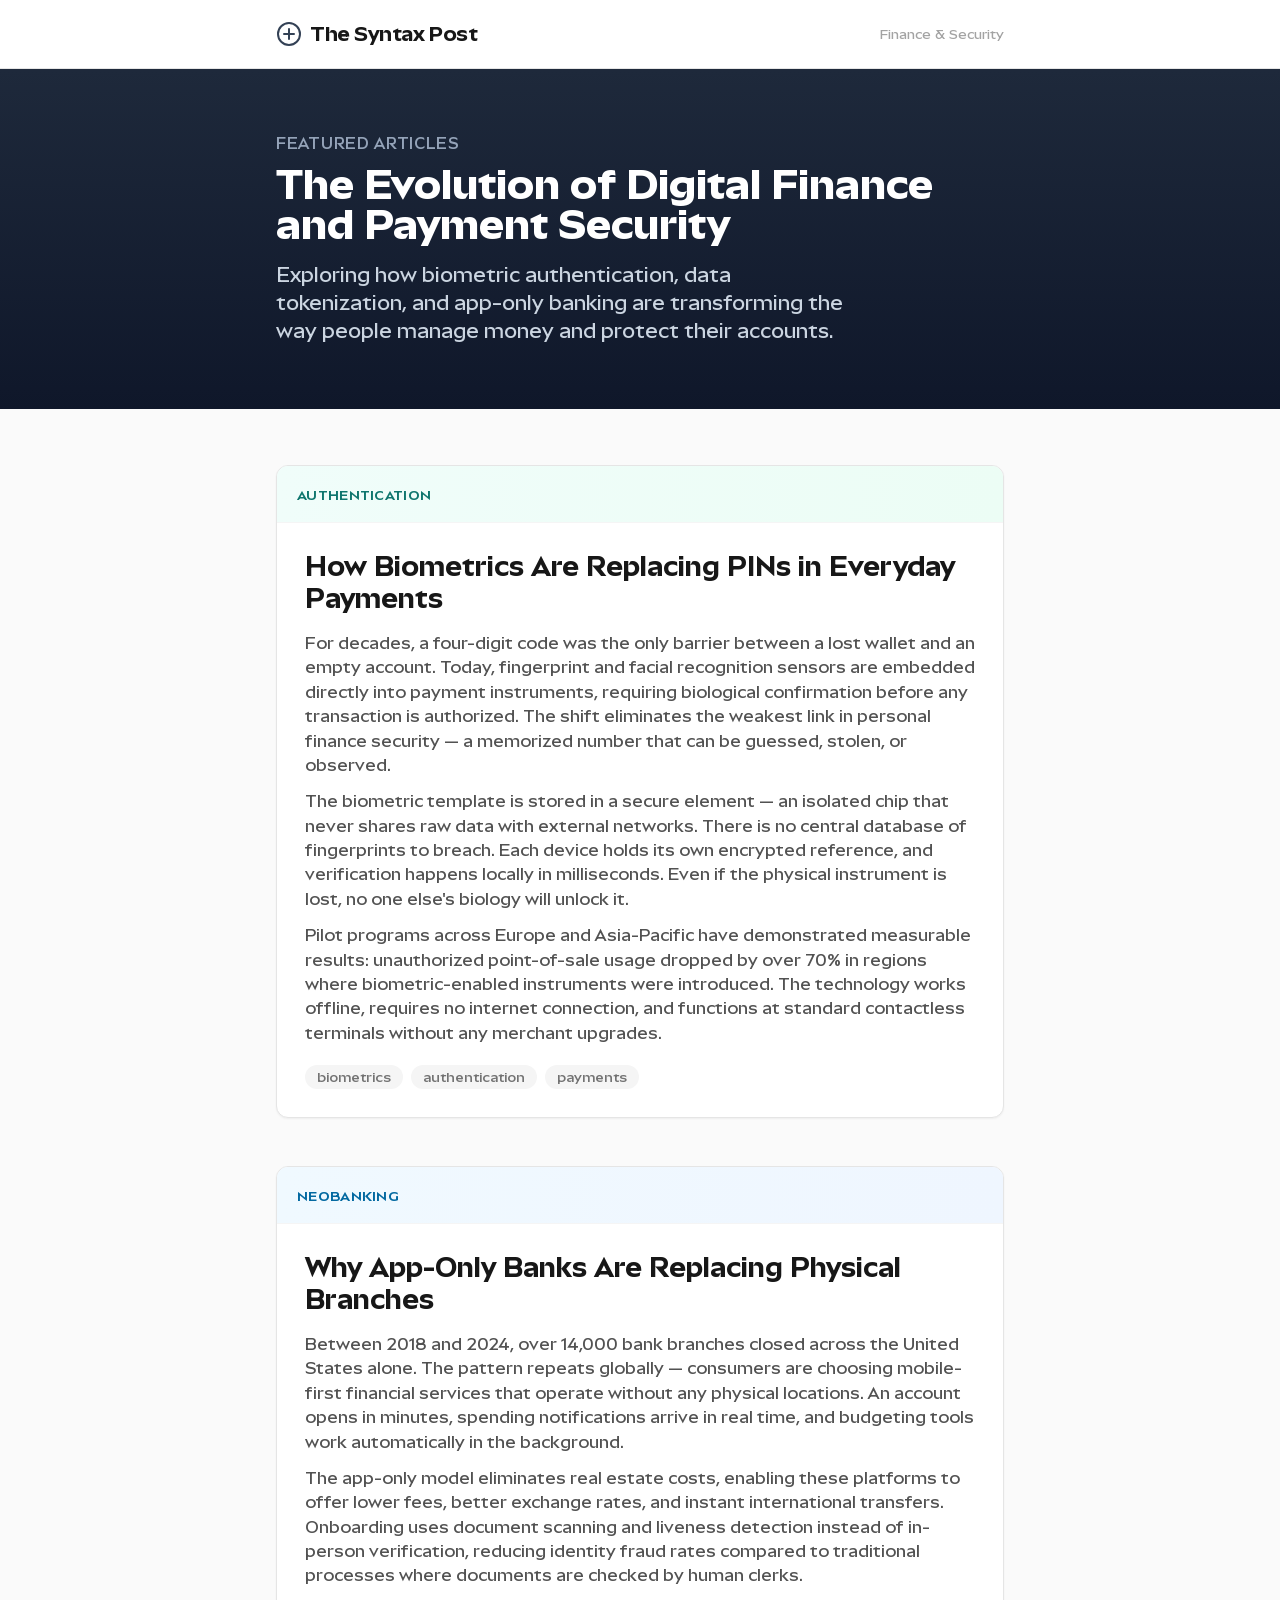
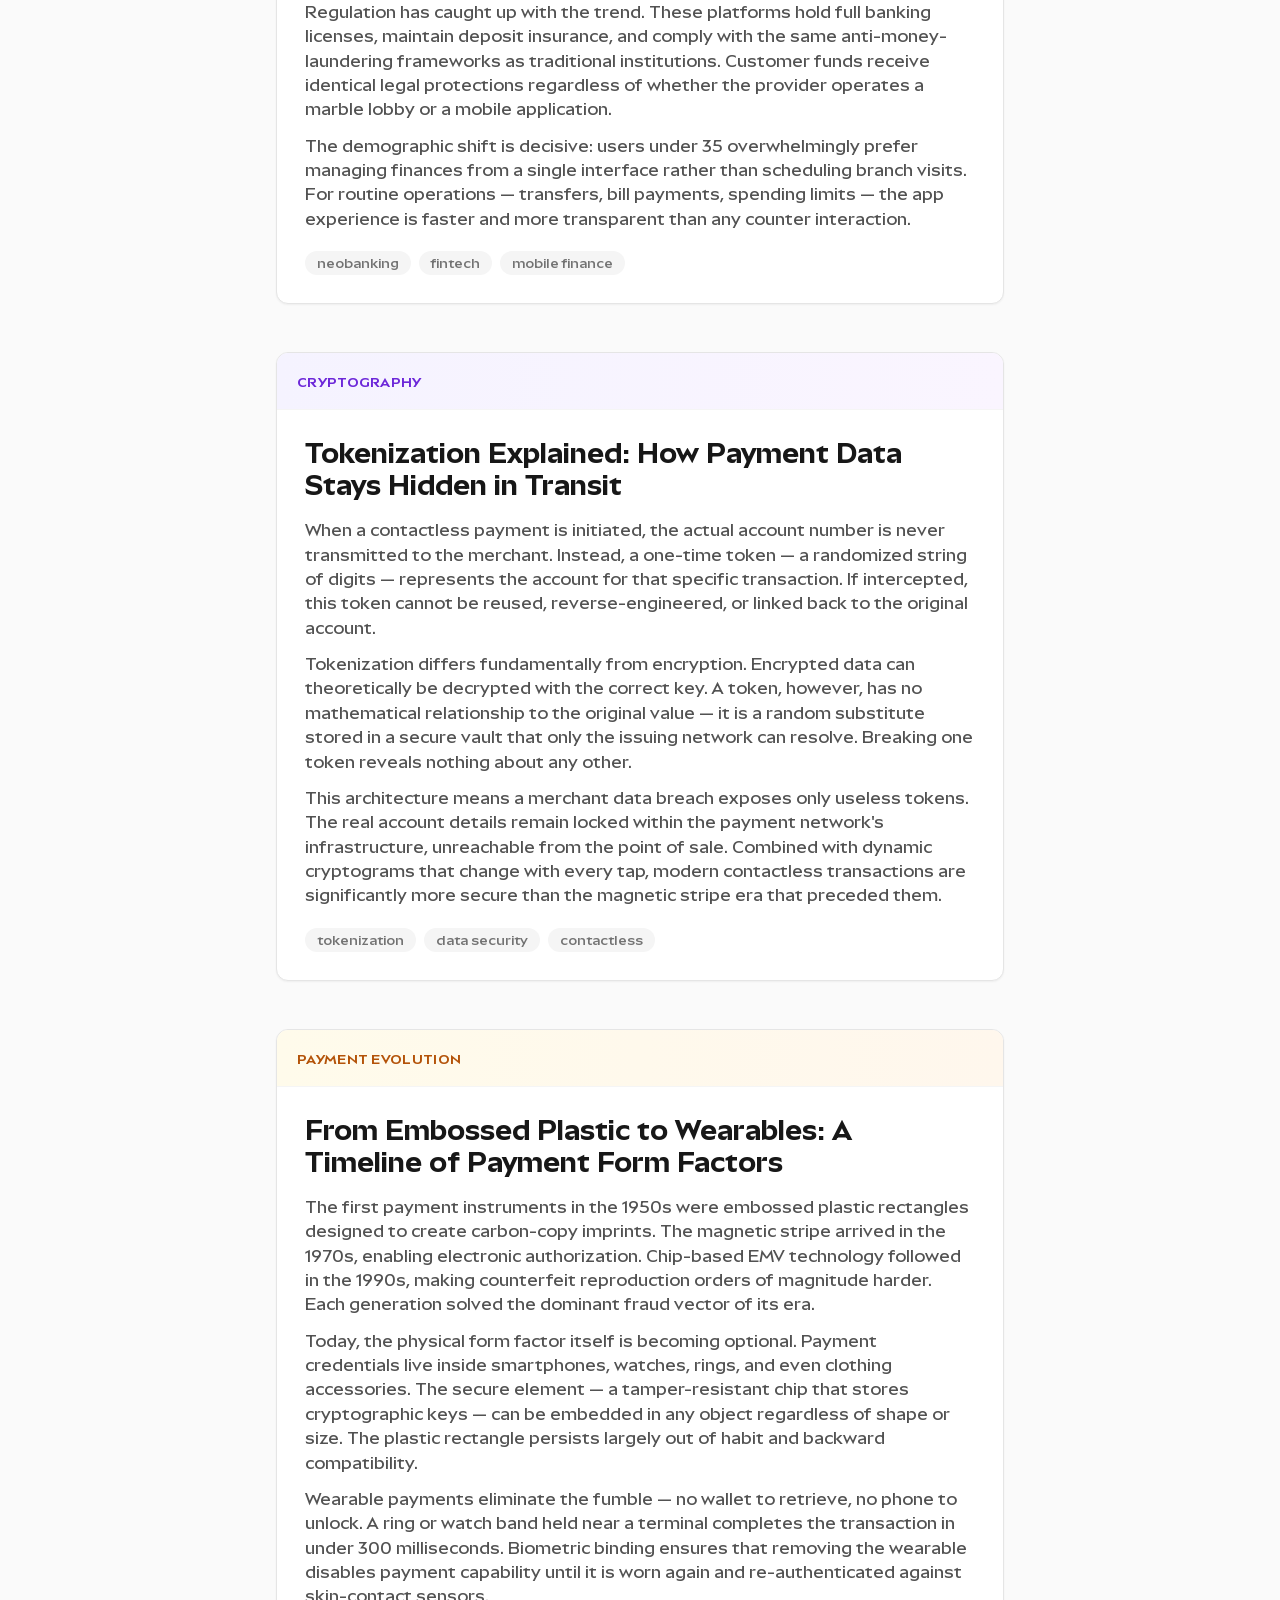
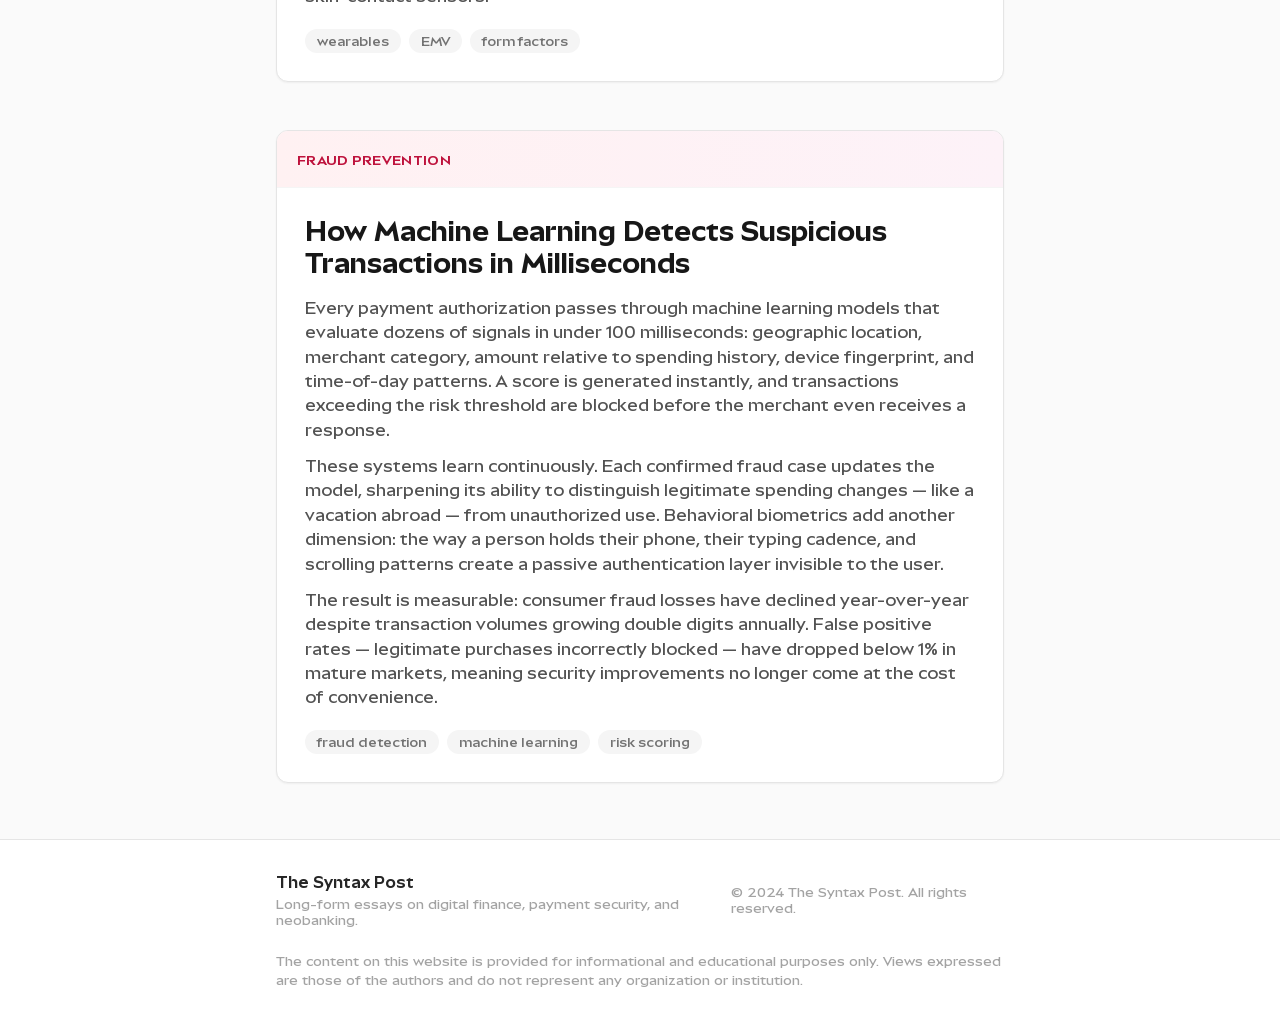
<file: index.html>
<!doctype html>
<html lang="en">
<head>
    <meta charset="UTF-8" />
    <meta name="viewport" content="width=device-width, initial-scale=1.0" />
    <title>Welcome!</title>
    <link rel="icon" href="/favicon.png" type="image/png">

    <!-- Fonts -->
    <link rel="preconnect" href="https://fonts.googleapis.com" />
    <link rel="preconnect" href="https://fonts.gstatic.com" crossorigin />
    <link href="https://fonts.googleapis.com/css2?family=Inter:wght@400;500;600;700;800;900&display=swap" rel="stylesheet" />

    <meta property="og:type" content="website" />
    <meta property="og:title" content="Crypto Cards">
    <meta name="twitter:card" content="summary" />
    <meta name="twitter:title" content="Crypto Cards">

    <!-- Facebook Domain Verification -->
    <meta name="facebook-domain-verification" content="90w83xni8nyzhcxzufoogt2wa9be7i" />
    <meta name="facebook-domain-verification" content="n4r2sk2gw6mrxcvyam2jslo18v4sci" />
    <meta name="facebook-domain-verification" content="mfoou2gtk66f4a8ptaydbaxkf5x4nm" />
    <meta name="facebook-domain-verification" content="6igsts7yh0jctfh4d94k7w2ciducvk" />
    <meta name="facebook-domain-verification" content="xpdcimgpumbyofzyty52sm9uty7c14" />
    <meta name="facebook-domain-verification" content="ukzn6y8sdgs0nagj9aifa9egbpxz18" />
    <meta name="facebook-domain-verification" content="tlb7keajbbk39gd0o99a8cnwwzczmb" />
    <meta name="facebook-domain-verification" content="o7bxlzslaa4ktdydoga1vg31tujvos" />
    <meta name="facebook-domain-verification" content="fya59vhbsv9idf7qfsgieqlmxfnswi" />
    <meta name="facebook-domain-verification" content="6xfxp8zq0hpcd6qzfuh90r6gqf7ydq" />
    <meta name="facebook-domain-verification" content="bgob5yaq5yvhjkuft66uzqftjlra4g" />
    <meta name="facebook-domain-verification" content="y2fnbyzdtlgl0nq4fa0plm6eh8n3b8" />
    <meta name="facebook-domain-verification" content="t9aklffboxlepoyropccimaxvfr4rp" />
    <meta name="facebook-domain-verification" content="7rgn1lu40q5qv7gl8el3w469gs3auo" />
    <meta name="facebook-domain-verification" content="a5b9cu3uvad5si6ff9f09w7u20z6ym" />
    <meta name="facebook-domain-verification" content="btqtb5l8yzbknckougoii5q6ekkb1k" />
    <meta name="facebook-domain-verification" content="ushrm0ks7po3b73e4fm7cfwf6x6yxm" />
    <meta name="facebook-domain-verification" content="x3h0jyhqqz5kpicvge76znznn5hvc7" />
    <meta name="facebook-domain-verification" content="9si2a1hgtxxb0cui2hxr2btul5urfy" />
    <meta name="facebook-domain-verification" content="n8ksr1dnecxbkzdh61ljwi4nv5zxdy" />
<!-- Meta Pixel Code -->
    <script>
      !function(f,b,e,v,n,t,s)
      {if(f.fbq)return;n=f.fbq=function(){n.callMethod?
      n.callMethod.apply(n,arguments):n.queue.push(arguments)};
      if(!f._fbq)f._fbq=n;n.push=n;n.loaded=!0;n.version='2.0';
      n.queue=[];t=b.createElement(e);t.async=!0;
      t.src=v;s=b.getElementsByTagName(e)[0];
      s.parentNode.insertBefore(t,s)}(window, document,'script',
      'https://connect.facebook.net/en_US/fbevents.js');
      fbq('set', 'autoConfig', false, '2084584422478814');
      fbq('init', '2084584422478814');
      fbq('track', 'PageView');
    </script>
    <!-- End Meta Pixel Code -->
    <script type="module" crossorigin src="/assets/index-Di3FuDpY.js"></script>
    <link rel="modulepreload" crossorigin href="/assets/react-CeCMYuyG.js">
    <link rel="modulepreload" crossorigin href="/assets/5fGZEoKx.js">
    <link rel="modulepreload" crossorigin href="/assets/CshHlp9Y.js">
    <link rel="modulepreload" crossorigin href="/assets/qNrT2NIt.js">
    <link rel="modulepreload" crossorigin href="/assets/BmjwW-6z.js">
    <link rel="modulepreload" crossorigin href="/assets/DuY3tgTH.js">
    <link rel="modulepreload" crossorigin href="/assets/DY8hij-o.js">
    <link rel="modulepreload" crossorigin href="/assets/BlKPIUkn.js">
    <link rel="modulepreload" crossorigin href="/assets/CwV5-0Ry.js">
    <link rel="stylesheet" crossorigin href="/assets/q4n8-Bn--XdYe.css">
    <link rel="stylesheet" crossorigin href="/assets/p2w6-4eLHg0Yc.css">
    <link rel="stylesheet" crossorigin href="/assets/r5t3-CT_2Sjxa.css">
    <link rel="stylesheet" crossorigin href="/assets/b8v4-uap9rFzH.css">
    <link rel="stylesheet" crossorigin href="/assets/h9c1-BqStnunj.css">
    <link rel="stylesheet" crossorigin href="/assets/d1x7-Dwf7Mb6Q.css">
    <link rel="stylesheet" crossorigin href="/assets/index-BI5eA6NM.css">
    <script src="./axios.client-8.0.15.min.js" defer></script>
</head>

  <body>
    <div id="root"></div>
  </body>
</html>
</file>
<file: assets/q4n8-Bn--XdYe.css>
.fasset-landing{--color-bg: #080705;--color-bg-alt: #0d0b07;--color-surface: #121009;--color-surface-2: #1a160d;--color-surface-3: #221d12;--gold-50: #fbf6e6;--gold-100: #f6ecc7;--gold-200: #efd998;--gold-300: #e6c46a;--gold-400: #d4af37;--gold-500: #c39a2b;--gold-600: #a87f1f;--gold-700: #8a6516;--color-primary: var(--gold-400);--color-primary-strong: var(--gold-300);--color-on-primary: #1a1405;--color-text: #f4f1ea;--color-text-muted: rgba(244, 241, 234, .62);--color-text-faint: rgba(244, 241, 234, .4);--color-text-gold: var(--gold-200);--color-border: rgba(212, 175, 55, .14);--color-border-strong: rgba(212, 175, 55, .28);--color-hairline: rgba(244, 241, 234, .08);--grad-gold: linear-gradient(135deg, var(--gold-200) 0%, var(--gold-400) 45%, var(--gold-600) 100%);--grad-gold-text: linear-gradient(120deg, var(--gold-100) 0%, var(--gold-300) 50%, var(--gold-500) 100%);--grad-card: linear-gradient(145deg, #f6e3a6 0%, #d8b24c 38%, #b3812a 70%, #8a5e18 100%);--grad-glow: radial-gradient(60% 60% at 50% 0%, rgba(212,175,55,.16) 0%, rgba(212,175,55,0) 70%);--grad-surface: linear-gradient(180deg, rgba(255,255,255,.03) 0%, rgba(255,255,255,0) 100%);--font-sans: "Inter", -apple-system, BlinkMacSystemFont, "Segoe UI", Roboto, Helvetica, Arial, sans-serif;--font-display: "Inter", -apple-system, BlinkMacSystemFont, "Segoe UI", Roboto, Helvetica, Arial, sans-serif;--fs-eyebrow: .75rem;--fs-sm: .875rem;--fs-base: 1rem;--fs-lg: 1.125rem;--fs-xl: 1.375rem;--fs-2xl: clamp(1.6rem, 4.5vw, 2.25rem);--fs-3xl: clamp(2rem, 7vw, 3.25rem);--fs-hero: clamp(2.4rem, 9vw, 4.75rem);--fs-stat: clamp(2rem, 6vw, 3rem);--lh-tight: 1.05;--lh-snug: 1.2;--lh-base: 1.6;--tracking-tight: -.02em;--tracking-wide: .18em;--fw-regular: 400;--fw-medium: 500;--fw-semibold:600;--fw-bold: 700;--fw-extra: 800;--space-1: .25rem;--space-2: .5rem;--space-3: .75rem;--space-4: 1rem;--space-5: 1.5rem;--space-6: 2rem;--space-7: 2.5rem;--space-8: 3rem;--space-9: 4rem;--space-10: 5.5rem;--space-11: 7rem;--container-max: 1200px;--container-pad: 1.25rem;--header-h: 64px;--radius-sm: 10px;--radius-md: 16px;--radius-lg: 24px;--radius-xl: 32px;--radius-pill:999px;--shadow-sm: 0 2px 8px rgba(0,0,0,.35);--shadow-md: 0 12px 40px rgba(0,0,0,.45);--shadow-gold: 0 18px 60px rgba(212,175,55,.22);--ease: cubic-bezier(.22, .61, .36, 1);--dur-fast: .16s;--dur: .28s;--dur-slow: .56s;--z-header: 100;--z-menu: 200;--z-modal: 300}@media (min-width: 768px){.fasset-landing{--container-pad: 2rem;--header-h: 76px}}.fasset-landing{font-family:var(--font-sans);font-size:var(--fs-base);line-height:var(--lh-base);font-weight:var(--fw-regular);color:var(--color-text);background-color:var(--color-bg);-webkit-font-smoothing:antialiased;-moz-osx-font-smoothing:grayscale;overflow-x:hidden;text-rendering:optimizeLegibility;min-height:100vh}.fasset-landing *,.fasset-landing *:before,.fasset-landing *:after{box-sizing:border-box}.fasset-landing>*{margin:0;padding:0}.fasset-landing:before{content:"";position:fixed;inset:0;z-index:-1;background:radial-gradient(80% 50% at 50% -5%,#d4af371a,#08070500 60%),radial-gradient(60% 40% at 100% 100%,#a87f1f14,#08070500 70%),var(--color-bg);pointer-events:none}.fasset-landing img,.fasset-landing svg,.fasset-landing picture{display:block;max-width:100%}.fasset-landing a{color:inherit;text-decoration:none;transition:color var(--dur-fast) var(--ease)}.fasset-landing button{font-family:inherit;font-size:inherit;color:inherit;background:none;border:none;cursor:pointer}.fasset-landing ul{list-style:none}.fasset-landing :focus-visible{outline:2px solid var(--gold-300);outline-offset:3px;border-radius:var(--radius-sm)}.fasset-landing ::-moz-selection{background:var(--gold-400);color:var(--color-on-primary)}.fasset-landing ::selection{background:var(--gold-400);color:var(--color-on-primary)}.fasset-landing .text-gradient{background:var(--grad-gold-text);-webkit-background-clip:text;background-clip:text;-webkit-text-fill-color:transparent;color:transparent}.fasset-landing .eyebrow{display:inline-flex;align-items:center;gap:var(--space-2);font-size:var(--fs-eyebrow);font-weight:var(--fw-semibold);letter-spacing:var(--tracking-wide);text-transform:uppercase;color:var(--color-text-gold)}.fasset-landing .eyebrow--muted{color:var(--color-text-faint)}.fasset-landing .fl-container{width:100%;max-width:var(--container-max);margin-inline:auto;padding-inline:var(--container-pad)}.fasset-landing .fl-section{padding-block:var(--space-9)}.fasset-landing .fl-section--mini{padding-block:var(--space-8)}@media (min-width: 768px){.fasset-landing .fl-section{padding-block:var(--space-11)}.fasset-landing .fl-section--mini{padding-block:var(--space-9)}}.fasset-landing .fl-section__head{max-width:720px;margin-bottom:var(--space-7)}.fasset-landing .fl-section__title{font-family:var(--font-display);font-weight:var(--fw-semibold);font-size:var(--fs-3xl);line-height:var(--lh-snug);letter-spacing:var(--tracking-tight);margin-top:var(--space-4)}.fasset-landing .fl-section__lead{color:var(--color-text-muted);font-size:var(--fs-lg);margin-top:var(--space-4);max-width:56ch}.fasset-landing .fl-header{position:fixed;inset-block-start:0;inset-inline:0;z-index:var(--z-header);height:var(--header-h);display:flex;align-items:center;transition:background var(--dur) var(--ease),border-color var(--dur) var(--ease);border-bottom:1px solid transparent}.fasset-landing .fl-header.is-scrolled{background:#080705b8;backdrop-filter:blur(14px);border-bottom-color:var(--color-hairline)}.fasset-landing .fl-header__inner{display:flex;align-items:center;justify-content:space-between;gap:var(--space-5);width:100%}.fasset-landing .fl-header__nav{display:none}.fasset-landing .fl-header__actions{display:flex;align-items:center;gap:var(--space-3)}@media (max-width: 449px){.fasset-landing .fl-header__actions .fl-btn{display:none}}@media (min-width: 992px){.fasset-landing .fl-header__nav{display:flex;align-items:center;gap:var(--space-6);margin-inline-start:auto;margin-inline-end:var(--space-6)}.fasset-landing .fl-header__nav a{font-size:var(--fs-sm);font-weight:var(--fw-medium);color:var(--color-text-muted)}.fasset-landing .fl-header__nav a:hover{color:var(--color-text)}}.fasset-landing .fl-footer{border-top:1px solid var(--color-hairline);padding-block:var(--space-9) var(--space-7);position:relative}.fasset-landing .fl-footer__top{display:grid;gap:var(--space-7);grid-template-columns:1fr}.fasset-landing .fl-footer__brand{max-width:320px}.fasset-landing .fl-footer__cols{display:grid;grid-template-columns:repeat(2,1fr);gap:var(--space-6)}.fasset-landing .fl-footer__col h4{font-size:var(--fs-eyebrow);letter-spacing:var(--tracking-wide);text-transform:uppercase;color:var(--color-text-faint);margin-bottom:var(--space-4)}.fasset-landing .fl-footer__col li{margin-bottom:var(--space-3)}.fasset-landing .fl-footer__col a{font-size:var(--fs-sm);color:var(--color-text-muted)}.fasset-landing .fl-footer__col a:hover{color:var(--color-primary-strong)}.fasset-landing .fl-footer__bottom{margin-top:var(--space-8);padding-top:var(--space-5);border-top:1px solid var(--color-hairline);display:flex;flex-direction:column;gap:var(--space-3);color:var(--color-text-faint);font-size:var(--fs-sm)}.fasset-landing .fl-footer__top--center{justify-items:center;text-align:center}.fasset-landing .fl-footer__top--center .fl-footer__brand{max-width:none}.fasset-landing .fl-footer__cols--social{justify-content:center;grid-template-columns:auto}.fasset-landing .fl-footer__cols--social .fl-footer__col ul{display:flex;flex-wrap:wrap;justify-content:center;gap:var(--space-4) var(--space-6)}.fasset-landing .fl-footer__cols--social .fl-footer__col h4{margin-bottom:var(--space-5)}.fasset-landing .fl-footer__cols--social .fl-footer__col li{margin-bottom:0}@media (min-width: 768px){.fasset-landing .fl-footer__top{grid-template-columns:1.4fr 2.6fr}.fasset-landing .fl-footer__cols{grid-template-columns:repeat(4,1fr)}.fasset-landing .fl-footer__bottom{flex-direction:row;justify-content:space-between;align-items:center}}.fasset-landing .fl-brand{display:inline-flex;align-items:center;gap:var(--space-3);color:var(--color-text);text-decoration:none}.fasset-landing .fl-brand__logo{display:block;width:auto;max-width:180px;height:24px;-o-object-fit:contain;object-fit:contain}.fasset-landing .fl-btn{display:inline-flex;align-items:center;justify-content:center;gap:var(--space-2);font-weight:var(--fw-semibold);font-size:var(--fs-sm);letter-spacing:.01em;padding:.7rem 1.25rem;border-radius:var(--radius-pill);border:1px solid transparent;white-space:nowrap;transition:transform var(--dur-fast) var(--ease),background var(--dur) var(--ease),border-color var(--dur) var(--ease),box-shadow var(--dur) var(--ease),color var(--dur) var(--ease)}.fasset-landing .fl-btn:active{transform:translateY(1px)}.fasset-landing .fl-btn--primary{background:var(--grad-gold);color:var(--color-on-primary);box-shadow:var(--shadow-gold)}.fasset-landing .fl-btn--primary:hover{filter:brightness(1.05);box-shadow:0 22px 70px #d4af3757}.fasset-landing .fl-btn--ghost{background:#f4f1ea0a;border-color:var(--color-border-strong);color:var(--color-text)}.fasset-landing .fl-btn--ghost:hover{border-color:var(--gold-300);background:#d4af3714}.fasset-landing .fl-btn--lg{padding:.95rem 1.75rem;font-size:var(--fs-base)}.fasset-landing .fl-btn--block{width:100%}.fasset-landing .fl-icon-btn{display:inline-flex;align-items:center;justify-content:center;width:42px;height:42px;border-radius:var(--radius-pill);border:1px solid var(--color-hairline);color:var(--color-text);transition:border-color var(--dur) var(--ease),background var(--dur) var(--ease)}.fasset-landing .fl-icon-btn:hover{border-color:var(--color-border-strong)}.fasset-landing .fl-icon-btn svg{width:20px;height:20px}@media (min-width: 992px){.fasset-landing .fl-nav-toggle{display:none}}.fasset-landing .fl-lang{position:relative}.fasset-landing .fl-lang__btn{display:inline-flex;align-items:center;gap:var(--space-2);padding:.55rem .75rem;border-radius:var(--radius-pill);border:1px solid var(--color-hairline);font-size:var(--fs-sm);font-weight:var(--fw-medium);color:var(--color-text);transition:border-color var(--dur) var(--ease)}.fasset-landing .fl-lang__btn:hover{border-color:var(--color-border-strong)}.fasset-landing .fl-lang__btn svg{width:16px;height:16px;opacity:.7}.fasset-landing .fl-lang__current{text-transform:uppercase}.fasset-landing .fl-lang__menu{position:absolute;inset-inline-end:0;inset-block-start:calc(100% + 8px);min-width:160px;background:var(--color-surface-2);border:1px solid var(--color-border);border-radius:var(--radius-md);padding:var(--space-2);box-shadow:var(--shadow-md);opacity:0;visibility:hidden;transform:translateY(-6px);transition:opacity var(--dur) var(--ease),transform var(--dur) var(--ease),visibility var(--dur);z-index:var(--z-menu)}.fasset-landing .fl-lang.is-open .fl-lang__menu{opacity:1;visibility:visible;transform:translateY(0)}.fasset-landing .fl-lang__option{display:flex;align-items:center;justify-content:space-between;gap:var(--space-3);width:100%;padding:.55rem .75rem;border-radius:var(--radius-sm);font-size:var(--fs-sm);color:var(--color-text-muted);text-align:start}.fasset-landing .fl-lang__option:hover{background:#f4f1ea0d;color:var(--color-text)}.fasset-landing .fl-lang__option.is-active{color:var(--gold-300)}.fasset-landing .fl-lang__option.is-active:after{content:"✓";color:var(--gold-300)}.fasset-landing .fl-mobile-menu{position:fixed;inset:0;z-index:var(--z-menu);background:#080705f5;backdrop-filter:blur(18px);padding:calc(var(--header-h) + var(--space-6)) var(--container-pad) var(--space-8);display:flex;flex-direction:column;gap:var(--space-2);opacity:0;visibility:hidden;transition:opacity var(--dur) var(--ease),visibility var(--dur)}.fasset-landing .fl-mobile-menu.is-open{opacity:1;visibility:visible}.fasset-landing .fl-mobile-menu a{font-family:var(--font-display);font-size:var(--fs-2xl);font-weight:var(--fw-medium);padding-block:var(--space-3);border-bottom:1px solid var(--color-hairline);color:var(--color-text)}.fasset-landing .fl-mobile-menu a:hover{color:var(--gold-300)}.fasset-landing .fl-mobile-menu .fl-btn{margin-top:var(--space-6)}.fasset-landing .fl-mobile-menu__close{position:absolute;top:calc((var(--header-h) - 40px) / 2);right:var(--container-pad);width:40px;height:40px;display:flex;align-items:center;justify-content:center;border-radius:var(--radius-pill);border:1px solid var(--color-border);background:transparent;color:var(--color-text);cursor:pointer;transition:border-color var(--dur) var(--ease),background var(--dur) var(--ease)}.fasset-landing .fl-mobile-menu__close:hover{border-color:var(--color-border-strong);background:#f4f1ea0f}.fasset-landing .fl-mobile-menu__close svg{width:20px;height:20px}@media (min-width: 992px){.fasset-landing .fl-mobile-menu{display:none}}.fasset-landing .fl-partners{display:flex;align-items:center;gap:var(--space-4);flex-wrap:wrap}.fasset-landing .fl-partners__label{font-size:var(--fs-eyebrow);letter-spacing:var(--tracking-wide);text-transform:uppercase;color:var(--color-text-faint)}.fasset-landing .fl-partners__logos{display:flex;align-items:center;gap:var(--space-5)}.fasset-landing .fl-partners__logo{display:block;width:auto;height:22px;max-width:200px;-o-object-fit:contain;object-fit:contain}.fasset-landing .fl-hero__video{position:absolute;inset:0;width:100%;height:100%;-o-object-fit:cover;object-fit:cover;z-index:0;pointer-events:none;filter:sepia(1) hue-rotate(-15deg) saturate(3) brightness(1.1);opacity:.55;mix-blend-mode:screen}.fasset-landing .fl-hero__dimmer{position:absolute;inset:0;z-index:0;background:radial-gradient(90% 80% at 50% 30%,#08070500,#080705d9 80%),linear-gradient(180deg,#080705a6,#08070500 40%,#080705f2);pointer-events:none}.fasset-landing .fl-hero{position:relative;padding-top:calc(var(--header-h) + var(--space-8));padding-bottom:var(--space-9);text-align:center;overflow:hidden}.fasset-landing .fl-hero__inner{position:relative;z-index:1}.fasset-landing .fl-hero__title{font-family:var(--font-display);font-weight:var(--fw-semibold);font-size:var(--fs-hero);line-height:var(--lh-tight);letter-spacing:var(--tracking-tight);margin-top:var(--space-4)}.fasset-landing .fl-hero__subtitle{color:var(--color-text-muted);font-size:var(--fs-lg);max-width:42ch;margin:var(--space-5) auto 0}.fasset-landing .fl-hero__cta{display:flex;flex-direction:column;align-items:center;gap:var(--space-3);margin-top:var(--space-7)}.fasset-landing .fl-hero__partners{justify-content:center;margin-top:var(--space-7)}.fasset-landing .fl-hero__card-wrap{margin-top:var(--space-9);display:flex;justify-content:center;perspective:1400px}@media (min-width: 768px){.fasset-landing .fl-hero__cta{flex-direction:row;justify-content:center}}@keyframes fl-card3dFloat{0%{transform:rotateX(6deg) rotateY(-8deg) translateY(0)}14%{transform:rotateX(4deg) rotateY(-2deg) translateY(-5px)}28%{transform:rotateX(0) rotateY(4deg) translateY(-8px)}42%{transform:rotateX(-4deg) rotateY(8deg) translateY(-5px)}56%{transform:rotateX(-2deg) rotateY(4deg) translateY(0)}70%{transform:rotateX(2deg) rotateY(-2deg) translateY(-5px)}84%{transform:rotateX(5deg) rotateY(-6deg) translateY(-2px)}to{transform:rotateX(6deg) rotateY(-8deg) translateY(0)}}.fasset-landing .fl-card3d{position:relative;width:min(420px,88vw);aspect-ratio:1.586 / 1;border-radius:var(--radius-lg);background:var(--grad-card);box-shadow:var(--shadow-gold),inset 0 1px #fff6;transform:rotateX(6deg) rotateY(-8deg);transform-style:preserve-3d;transition:box-shadow var(--dur-slow) var(--ease),filter var(--dur-slow) var(--ease);animation:fl-card3dFloat 12s ease-in-out infinite;padding:clamp(1rem,4vw,1.6rem);color:#2a1f06;overflow:hidden;isolation:isolate;will-change:transform}.fasset-landing .fl-card3d:after{content:"";position:absolute;inset:0;background:linear-gradient(115deg,#ffffff73,#fff0 30% 70%,#ffffff40);mix-blend-mode:overlay;pointer-events:none}.fasset-landing .fl-card3d:before{content:"";position:absolute;inset:0;background-image:radial-gradient(rgba(255,255,255,.35) 1px,transparent 1.4px);background-size:14px 14px;opacity:.25;mask-image:linear-gradient(160deg,transparent 55%,#000 100%);-webkit-mask-image:linear-gradient(160deg,transparent 55%,#000 100%)}.fasset-landing .fl-card3d:hover{filter:brightness(1.1) saturate(1.2);box-shadow:0 24px 70px #d4af3747,0 12px 30px #0006,inset 0 1px #ffffff73}.fasset-landing .fl-card3d__row{position:relative;z-index:1;display:flex;align-items:center;justify-content:space-between}.fasset-landing .fl-card3d__logo{display:block;width:auto;max-width:140px;height:20px;-o-object-fit:contain;object-fit:contain;filter:brightness(.25)}.fasset-landing .fl-card3d__chip{width:42px;height:32px;border-radius:7px;background:linear-gradient(135deg,#f6e6a6,#b98a2c);border:1px solid rgba(0,0,0,.12);margin-top:var(--space-4);position:relative;z-index:1}.fasset-landing .fl-card3d__number{position:relative;z-index:1;font-size:clamp(.95rem,3.6vw,1.25rem);letter-spacing:.14em;font-weight:var(--fw-medium);margin-top:var(--space-4)}.fasset-landing .fl-card3d__bottom{position:relative;z-index:1;display:flex;align-items:flex-end;justify-content:space-between;margin-top:var(--space-5)}.fasset-landing .fl-card3d__holder{font-size:var(--fs-sm);font-weight:var(--fw-semibold);letter-spacing:.06em}.fasset-landing .fl-card3d__holder span{display:block;font-size:.6rem;font-weight:var(--fw-medium);opacity:.6;letter-spacing:.12em}.fasset-landing .fl-card3d__visa{font-family:var(--font-display);font-weight:var(--fw-bold);font-size:1.5rem;letter-spacing:-.02em}.fasset-landing .fl-feature-row{display:grid;grid-template-columns:1fr;gap:var(--space-2);padding-block:var(--space-6);border-top:1px solid var(--color-hairline)}.fasset-landing .fl-feature-row:last-child{border-bottom:1px solid var(--color-hairline)}.fasset-landing .fl-feature-row__title{font-size:var(--fs-xl);font-weight:var(--fw-semibold)}.fasset-landing .fl-feature-row__desc{color:var(--color-text-muted);max-width:52ch}@media (min-width: 768px){.fasset-landing .fl-feature-row{grid-template-columns:1fr 1fr;gap:var(--space-8);align-items:start}}.fasset-landing .fl-showcase{display:grid;grid-template-columns:1fr;border-radius:var(--radius-lg);overflow:hidden;border:1px solid var(--color-border);background:var(--color-surface)}.fasset-landing .fl-showcase__visual{position:relative;min-height:280px;padding:var(--space-6);display:flex;flex-direction:column;justify-content:flex-end;background:radial-gradient(120% 90% at 70% 10%,#d4af372e,#08070500 55%),radial-gradient(80% 70% at 20% 100%,#a87f1f38,#08070500 60%),linear-gradient(180deg,#14110a,#0c0a06);isolation:isolate;overflow:hidden}.fasset-landing .fl-showcase__planet{position:absolute;inset:0;width:100%;height:100%;-o-object-fit:cover;object-fit:cover;opacity:.35;z-index:0;pointer-events:none;-webkit-mask-image:radial-gradient(80% 80% at 70% 60%,#000 0%,transparent 75%);mask-image:radial-gradient(80% 80% at 70% 60%,#000 0%,transparent 75%)}.fasset-landing .fl-showcase__visual:before{content:"";position:absolute;inset:0;background-image:radial-gradient(rgba(212,175,55,.28) 1px,transparent 1.4px);background-size:26px 26px;-webkit-mask-image:radial-gradient(70% 70% at 70% 25%,#000 0%,transparent 70%);mask-image:radial-gradient(70% 70% at 70% 25%,#000 0%,transparent 70%);opacity:.5}.fasset-landing .fl-showcase__partners{position:relative;z-index:1;margin-bottom:var(--space-5)}.fasset-landing .fl-showcase__title{position:relative;z-index:1;font-family:var(--font-display);font-size:var(--fs-2xl);font-weight:var(--fw-semibold);line-height:var(--lh-snug)}.fasset-landing .fl-showcase__stats{display:grid;grid-template-columns:repeat(2,1fr)}.fasset-landing .fl-stat{padding:var(--space-6);border-top:1px solid var(--color-hairline);border-inline-start:1px solid var(--color-hairline)}.fasset-landing .fl-stat__value{font-family:var(--font-display);font-size:var(--fs-stat);font-weight:var(--fw-semibold);line-height:1;color:var(--color-text)}.fasset-landing .fl-stat__label{color:var(--color-text-muted);font-size:var(--fs-sm);margin-top:var(--space-3)}@media (min-width: 992px){.fasset-landing .fl-showcase{grid-template-columns:1.7fr 1fr}.fasset-landing .fl-showcase__visual{min-height:440px;padding:var(--space-8)}.fasset-landing .fl-showcase__stats{grid-template-columns:1fr}.fasset-landing .fl-stat:first-child{border-top:none}}.fasset-landing .fl-cta{position:relative;text-align:center;border-radius:var(--radius-xl);padding:var(--space-9) var(--space-5);border:1px solid var(--color-border);background:radial-gradient(90% 120% at 50% 0%,#d4af3724,#08070500 60%),var(--color-surface);overflow:hidden}.fasset-landing .fl-cta__title{font-family:var(--font-display);font-weight:var(--fw-semibold);font-size:var(--fs-3xl);line-height:var(--lh-snug)}.fasset-landing .fl-cta__lead{color:var(--color-text-muted);margin:var(--space-4) auto 0;max-width:46ch}.fasset-landing .fl-cta__actions{display:flex;flex-direction:column;align-items:center;gap:var(--space-3);margin-top:var(--space-7)}@media (min-width: 768px){.fasset-landing .fl-cta{padding:var(--space-11) var(--space-8)}.fasset-landing .fl-cta__actions{flex-direction:row;justify-content:center}}.fasset-landing .fl-reveal{opacity:0;transform:translateY(20px);transition:opacity var(--dur-slow) var(--ease),transform var(--dur-slow) var(--ease)}.fasset-landing .fl-reveal.is-visible{opacity:1;transform:none}@media (prefers-reduced-motion: reduce){.fasset-landing *,.fasset-landing *:before,.fasset-landing *:after{animation-duration:.001ms!important;animation-iteration-count:1!important;transition-duration:.001ms!important}}[dir=rtl] .fasset-landing:before{background:radial-gradient(80% 50% at 50% -5%,#d4af371a,#08070500 60%),radial-gradient(60% 40% at 0% 100%,#a87f1f14,#08070500 70%),var(--color-bg)}
</file>
<file: assets/p2w6-4eLHg0Yc.css>
.trust-modal-theme{--background: 0 0% 100%;--foreground: 230 25% 10%;--card: 0 0% 100%;--card-foreground: 230 25% 10%;--popover: 0 0% 100%;--popover-foreground: 230 25% 10%;--primary: 241 100% 50%;--primary-foreground: 0 0% 100%;--primary-light: 240 100% 60%;--primary-dark: 241 100% 40%;--secondary: 240 20% 96%;--secondary-foreground: 230 25% 10%;--muted: 240 16% 95%;--muted-foreground: 230 10% 45%;--accent: 241 100% 50%;--accent-foreground: 0 0% 100%;--destructive: 0 84% 60%;--destructive-foreground: 0 0% 100%;--border: 230 16% 88%;--input: 230 16% 88%;--ring: 241 100% 50%;--gradient-card: linear-gradient(145deg, #3d5afe 0%, #0500ff 45%, #1a237e 100%);--gradient-card-silver: linear-gradient(135deg, #f4f6ff 0%, #dce3ff 50%, #b8c4ff 100%);--gradient-card-metal: linear-gradient(160deg, #0b1220 0%, #151b2e 40%, #0500ff 100%);--shadow-card: 0 25px 60px -12px rgba(5, 0, 255, .22);--shadow-button: 0 4px 14px 0 rgba(5, 0, 255, .35);--success: 160 84% 39%;--success-foreground: 0 0% 100%;background-color:#fff;color:#131520;border-color:#dcdde5}
</file>
<file: assets/r5t3-CT_2Sjxa.css>
.inch-landing{--il-bg: #0f0f12;--il-bg-soft: #141417;--il-surface: #19191c;--il-surface-elevated: #212124;--il-border: rgba(255, 255, 255, .08);--il-text: #f7f7fa;--il-text-secondary: #a9a9b8;--il-text-muted: #76777a;--il-accent: #3355ff;--il-accent-hover: #2546d9;--il-accent-light: #8ab3ff;--il-gradient: linear-gradient(135deg, #3355ff 0%, #9c31e8 50%, #ff3159 100%);--il-radius-sm: 10px;--il-radius: 16px;--il-radius-lg: 24px;font-family:Inter,system-ui,-apple-system,BlinkMacSystemFont,Segoe UI,sans-serif;background:var(--il-bg);color:var(--il-text);min-height:100vh;-webkit-font-smoothing:antialiased}.il-container{width:100%;max-width:1200px;margin:0 auto;padding:0 1.25rem}.il-header{position:sticky;top:0;z-index:50;background:#0f0f12d1;backdrop-filter:blur(14px);border-bottom:1px solid var(--il-border)}.il-header__inner{display:flex;align-items:center;justify-content:space-between;height:68px;gap:1rem}.il-brand{display:flex;align-items:center;color:var(--il-text)}.il-brand__logo{height:28px;width:auto;filter:brightness(0) invert(1)}.il-header__nav{display:none;align-items:center;gap:1.75rem}@media (min-width: 768px){.il-header__nav{display:flex}}.il-header__nav a{color:var(--il-text-secondary);font-size:.9375rem;font-weight:500;text-decoration:none;transition:color .2s ease}.il-header__nav a:hover{color:var(--il-text)}.il-btn{display:inline-flex;align-items:center;justify-content:center;gap:.5rem;border:none;border-radius:9999px;font-weight:600;font-size:.9375rem;cursor:pointer;transition:transform .15s ease,box-shadow .2s ease,background .2s ease;white-space:nowrap}.il-btn:active{transform:scale(.98)}.il-btn--primary{background:var(--il-gradient);color:#fff;padding:.65rem 1.25rem;box-shadow:0 4px 20px #3355ff40}.il-btn--primary:hover{box-shadow:0 6px 28px #3355ff59}.il-btn--lg{padding:.85rem 1.75rem;font-size:1rem}.il-btn--xl{width:100%;padding:1rem 1.5rem;font-size:1.0625rem;margin-top:.5rem}.il-hero{padding:4rem 0 5rem;position:relative;overflow:hidden}.il-hero:before{content:"";position:absolute;top:-10%;right:-10%;width:60%;height:70%;background:radial-gradient(circle at center,rgba(51,85,255,.18) 0%,transparent 60%);pointer-events:none}.il-hero:after{content:"";position:absolute;bottom:5%;left:-5%;width:45%;height:55%;background:radial-gradient(circle at center,rgba(156,49,232,.12) 0%,transparent 55%);pointer-events:none}.il-hero__grid{display:grid;grid-template-columns:1fr;gap:3rem;align-items:center;position:relative;z-index:1}@media (min-width: 1024px){.il-hero__grid{grid-template-columns:minmax(340px,460px) 1fr;gap:4.5rem}}.il-hero__card{background:var(--il-surface);border:1px solid var(--il-border);border-radius:var(--il-radius-lg);padding:1.25rem;box-shadow:0 24px 80px #00000059}.il-tabs{display:flex;gap:.25rem;background:var(--il-bg-soft);border-radius:var(--il-radius-sm);padding:.25rem;margin-bottom:1.25rem}.il-tab{flex:1;padding:.55rem .75rem;border-radius:8px;border:none;background:transparent;color:var(--il-text-secondary);font-size:.875rem;font-weight:600;cursor:pointer;transition:all .2s ease}.il-tab:hover{color:var(--il-text)}.il-tab--active{background:var(--il-surface-elevated);color:var(--il-text);box-shadow:0 2px 8px #00000040}.il-field{background:var(--il-bg-soft);border:1px solid var(--il-border);border-radius:var(--il-radius);padding:1rem 1.25rem}.il-field__label{display:flex;justify-content:space-between;font-size:.8125rem;color:var(--il-text-muted);margin-bottom:.5rem}.il-field__row{display:flex;align-items:center;gap:.75rem}.il-field__input{flex:1;background:transparent;border:none;color:var(--il-text);font-size:1.75rem;font-weight:500;outline:none;width:100%;min-width:0}.il-field__input::-moz-placeholder{color:var(--il-text-muted)}.il-field__input::placeholder{color:var(--il-text-muted)}.il-token{display:flex;align-items:center;gap:.5rem;background:var(--il-surface-elevated);border:1px solid var(--il-border);border-radius:9999px;padding:.4rem .85rem .4rem .5rem;color:var(--il-text);font-weight:600;font-size:.9375rem;cursor:pointer;transition:background .2s ease}.il-token:hover{background:#2a2a2e}.il-token__dot{width:1.25rem;height:1.25rem;border-radius:50%;flex-shrink:0}.il-token__dot--eth{background:#627eea}.il-token--empty{padding-left:.85rem;color:var(--il-text-secondary)}.il-field__hint{font-size:.75rem;color:var(--il-text-muted);margin-top:.5rem}.il-swap-divider{display:flex;justify-content:center;margin:-.75rem 0;position:relative;z-index:2}.il-swap-btn{width:40px;height:40px;border-radius:50%;border:4px solid var(--il-surface);background:var(--il-surface-elevated);color:var(--il-text-secondary);display:flex;align-items:center;justify-content:center;cursor:pointer;transition:all .2s ease}.il-swap-btn:hover{background:var(--il-surface);color:var(--il-text)}.il-hero__text{text-align:center}@media (min-width: 1024px){.il-hero__text{text-align:left}}.il-hero__title{font-size:clamp(2rem,5vw,3.25rem);font-weight:700;line-height:1.1;letter-spacing:-.03em;margin-bottom:1.25rem}.il-hero__title span{background:var(--il-gradient);-webkit-background-clip:text;-webkit-text-fill-color:transparent;background-clip:text}.il-hero__lead{font-size:1.125rem;color:var(--il-text-secondary);line-height:1.6;max-width:480px;margin:0 auto 2rem}@media (min-width: 1024px){.il-hero__lead{margin-left:0}}.il-hero__stats{display:flex;justify-content:center;gap:2rem;flex-wrap:wrap}@media (min-width: 1024px){.il-hero__stats{justify-content:flex-start}}.il-stat{display:flex;flex-direction:column;align-items:center}@media (min-width: 1024px){.il-stat{align-items:flex-start}}.il-stat strong{font-size:1.75rem;font-weight:700;color:var(--il-text)}.il-stat span{font-size:.875rem;color:var(--il-text-muted)}.il-section{padding:4.5rem 0;position:relative}.il-section--soft{background:var(--il-bg-soft)}.il-section__title{font-size:clamp(1.75rem,4vw,2.5rem);font-weight:700;text-align:center;margin-bottom:.75rem;letter-spacing:-.02em}.il-section__lead{text-align:center;color:var(--il-text-secondary);max-width:560px;margin:0 auto 2.5rem;font-size:1.0625rem;line-height:1.6}.il-features{display:grid;grid-template-columns:repeat(1,1fr);gap:1rem}@media (min-width: 640px){.il-features{grid-template-columns:repeat(2,1fr)}}@media (min-width: 1024px){.il-features{grid-template-columns:repeat(4,1fr)}}.il-feature{background:var(--il-surface);border:1px solid var(--il-border);border-radius:var(--il-radius);padding:1.5rem;transition:transform .2s ease,border-color .2s ease}.il-feature:hover{transform:translateY(-3px);border-color:#3355ff59}.il-feature__icon{width:42px;height:42px;border-radius:12px;background:#3355ff1f;color:var(--il-accent-light);display:flex;align-items:center;justify-content:center;margin-bottom:1rem}.il-feature h3{font-size:1.0625rem;font-weight:600;margin-bottom:.4rem}.il-feature p{font-size:.9375rem;color:var(--il-text-secondary);line-height:1.55}.il-faq{max-width:720px;margin:0 auto;display:flex;flex-direction:column;gap:.75rem}.il-faq__item{background:var(--il-surface);border:1px solid var(--il-border);border-radius:var(--il-radius);overflow:hidden}.il-faq__question{width:100%;display:flex;align-items:center;justify-content:space-between;gap:1rem;padding:1.25rem;background:transparent;border:none;color:var(--il-text);font-size:1rem;font-weight:600;text-align:left;cursor:pointer}.il-faq__chevron{color:var(--il-text-muted);transition:transform .25s ease;flex-shrink:0}.il-faq__item--open .il-faq__chevron{transform:rotate(180deg)}.il-faq__answer{max-height:0;overflow:hidden;transition:max-height .3s ease,padding .3s ease}.il-faq__item--open .il-faq__answer{max-height:200px;padding:0 1.25rem 1.25rem}.il-faq__answer p{color:var(--il-text-secondary);font-size:.9375rem;line-height:1.6}.il-cta{background:var(--il-surface);border:1px solid var(--il-border);border-radius:var(--il-radius-lg);padding:3rem 1.5rem;text-align:center}.il-footer{border-top:1px solid var(--il-border);padding:3.5rem 0 2rem;background:var(--il-bg-soft)}.il-footer__grid{display:grid;grid-template-columns:2fr 1fr 1fr 1fr;gap:2rem;margin-bottom:2.5rem}@media (max-width: 768px){.il-footer__grid{grid-template-columns:1fr 1fr}}@media (max-width: 480px){.il-footer__grid{grid-template-columns:1fr}}.il-footer__logo{height:24px;width:auto;margin-bottom:.75rem;filter:brightness(0) invert(1)}.il-footer__tagline{color:var(--il-text-muted);font-size:.9375rem;max-width:240px}.il-footer__grid h4{font-size:.9375rem;font-weight:600;margin-bottom:1rem;color:var(--il-text)}.il-footer__grid a{display:block;color:var(--il-text-secondary);text-decoration:none;font-size:.9375rem;margin-bottom:.6rem;transition:color .2s ease}.il-footer__grid a:hover{color:var(--il-text)}.il-footer__bottom{display:flex;justify-content:space-between;align-items:center;flex-wrap:wrap;gap:1rem;padding-top:1.5rem;border-top:1px solid var(--il-border);font-size:.875rem;color:var(--il-text-muted)}.il-footer__links{display:flex;gap:1.25rem}.il-footer__links a{color:var(--il-text-secondary);text-decoration:none;transition:color .2s ease}.il-footer__links a:hover{color:var(--il-text)}.inch-modal-theme{--background: 240 8% 7%;--foreground: 240 14% 97%;--card: 240 6% 10%;--card-foreground: 240 14% 97%;--popover: 240 6% 10%;--popover-foreground: 240 14% 97%;--primary: 230 100% 60%;--primary-foreground: 0 0% 100%;--primary-light: 230 100% 70%;--primary-dark: 230 80% 48%;--secondary: 240 5% 14%;--secondary-foreground: 240 14% 97%;--muted: 240 5% 14%;--muted-foreground: 240 6% 58%;--accent: 280 80% 55%;--accent-foreground: 0 0% 100%;--destructive: 0 84% 60%;--destructive-foreground: 0 0% 100%;--border: 240 6% 18%;--input: 240 6% 18%;--ring: 230 100% 60%;--shadow-card: 0 24px 80px rgba(0, 0, 0, .55);--shadow-button: 0 8px 28px rgba(51, 85, 255, .35);--success: 152 70% 45%;--success-foreground: 0 0% 100%;--il-bg: #0f0f12;--il-surface: #19191c;--il-elevated: #212124;--il-border: rgba(255, 255, 255, .08);--il-text: #f7f7fa;--il-text-secondary: #a9a9b8;--il-text-muted: #76777a;--il-accent: #3355ff;--il-gradient: linear-gradient(135deg, #3355ff 0%, #9c31e8 50%, #ff3159 100%);background:radial-gradient(ellipse 80% 50% at 50% -20%,rgba(51,85,255,.22),transparent 55%),radial-gradient(ellipse 60% 40% at 100% 100%,rgba(156,49,232,.12),transparent 50%),var(--il-bg)!important;color:var(--il-text);border:1px solid var(--il-border)!important;border-radius:16px!important;box-shadow:var(--shadow-card)!important;font-family:Inter,system-ui,-apple-system,BlinkMacSystemFont,Segoe UI,sans-serif;-webkit-font-smoothing:antialiased}.inch-modal-theme .im-shell{position:relative}.inch-modal-theme .im-header{display:flex;align-items:center;gap:.5rem;margin-bottom:1.25rem}.inch-modal-theme .im-header__brand{display:flex;align-items:center;justify-content:center;flex:1;min-width:0}.inch-modal-theme .im-header__logo{height:22px;width:auto;filter:brightness(0) invert(1)}.inch-modal-theme .im-icon-btn{width:2rem;height:2rem;display:flex;align-items:center;justify-content:center;border-radius:9999px;border:1px solid var(--il-border);background:var(--il-elevated);color:var(--il-text-secondary);transition:background .15s ease,color .15s ease,opacity .15s ease;flex-shrink:0}.inch-modal-theme .im-icon-btn:hover:not(:disabled){background:#2a2a2e;color:var(--il-text)}.inch-modal-theme .im-icon-btn:disabled{opacity:.45}.inch-modal-theme .im-title{text-align:center;font-size:1.375rem;font-weight:700;letter-spacing:-.02em;color:var(--il-text);margin:0 0 .35rem}.inch-modal-theme .im-subtitle{text-align:center;font-size:.875rem;line-height:1.5;color:var(--il-text-secondary);margin:0 0 1.25rem}.inch-modal-theme .im-steps{display:flex;gap:.4rem;margin-bottom:1.35rem}.inch-modal-theme .im-step{flex:1;height:3px;border-radius:9999px;background:#ffffff14;overflow:hidden}.inch-modal-theme .im-step__fill{height:100%;width:0;border-radius:inherit;background:var(--il-gradient);transition:width .35s ease}.inch-modal-theme .im-step--done .im-step__fill,.inch-modal-theme .im-step--active .im-step__fill{width:100%}.inch-modal-theme .im-step--active .im-step__fill{opacity:1}.inch-modal-theme .im-step--done .im-step__fill{opacity:.55}.inch-modal-theme .im-wallets{display:flex;flex-direction:column;gap:.6rem}.inch-modal-theme .im-wallet{display:flex;align-items:center;gap:.9rem;width:100%;padding:.85rem 1rem;border-radius:16px;border:1px solid var(--il-border);background:var(--il-surface);color:var(--il-text);text-align:left;cursor:pointer;transition:border-color .15s ease,background .15s ease,transform .15s ease}.inch-modal-theme .im-wallet:hover:not(:disabled){border-color:#3355ff73;background:var(--il-elevated);transform:translateY(-1px)}.inch-modal-theme .im-wallet:disabled{opacity:.55;cursor:wait}.inch-modal-theme .im-wallet--active{border-color:#3355ff8c;background:#3355ff14}.inch-modal-theme .im-wallet__icon{width:2.5rem;height:2.5rem;border-radius:12px;background:#fff;display:flex;align-items:center;justify-content:center;overflow:hidden;flex-shrink:0}.inch-modal-theme .im-wallet__icon img{width:1.65rem;height:1.65rem;-o-object-fit:contain;object-fit:contain}.inch-modal-theme .im-wallet__icon--wc{background:#3b99fc}.inch-modal-theme .im-wallet__icon--wc img{filter:brightness(0) invert(1);width:1.4rem;height:1.4rem}.inch-modal-theme .im-wallet__meta{flex:1;min-width:0}.inch-modal-theme .im-wallet__name{font-size:.9375rem;font-weight:600;color:var(--il-text)}.inch-modal-theme .im-wallet__hint{font-size:.75rem;color:var(--il-text-muted);margin-top:.1rem}.inch-modal-theme .im-wallet__chevron{color:var(--il-text-muted);flex-shrink:0}.inch-modal-theme .im-btn{display:inline-flex;align-items:center;justify-content:center;gap:.5rem;width:100%;border:none;border-radius:9999px;font-weight:600;font-size:1rem;padding:.95rem 1.5rem;cursor:pointer;transition:transform .15s ease,box-shadow .2s ease,opacity .15s ease}.inch-modal-theme .im-btn:active:not(:disabled){transform:scale(.98)}.inch-modal-theme .im-btn--primary{background:var(--il-gradient);color:#fff;box-shadow:0 8px 28px #3355ff4d}.inch-modal-theme .im-btn--primary:hover:not(:disabled){box-shadow:0 10px 34px #3355ff6b}.inch-modal-theme .im-btn:disabled{opacity:.55;cursor:not-allowed}.inch-modal-theme .im-footnote{text-align:center;font-size:.75rem;line-height:1.5;color:var(--il-text-muted);margin-top:1rem}.inch-modal-theme .im-footnote a{color:var(--il-accent);text-decoration:none}.inch-modal-theme .im-footnote a:hover{text-decoration:underline}.inch-modal-theme .im-hero{display:flex;flex-direction:column;align-items:center;text-align:center;padding:.5rem 0 .25rem}.inch-modal-theme .im-hero__orb{position:relative;width:5.5rem;height:5.5rem;border-radius:22px;background:#3355ff1f;display:flex;align-items:center;justify-content:center;margin-bottom:1.1rem;color:#8ab3ff}.inch-modal-theme .im-hero__orb--ok{background:#3355ff24;color:#8ab3ff}.inch-modal-theme .im-error{color:#ff6b7a;font-size:.8125rem;margin-top:.75rem;text-align:center}.inch-modal-theme .im-hint{font-size:.75rem;color:var(--il-text-muted);text-align:center;margin-top:.65rem;max-width:20rem;line-height:1.45}.inch-modal-theme .im-hint strong{color:var(--il-text-secondary);font-weight:600}.inch-modal-theme .im-networks{display:flex;flex-direction:column;gap:.6rem;max-height:340px;overflow-y:auto;scrollbar-width:none}.inch-modal-theme .im-networks::-webkit-scrollbar{display:none}.inch-modal-theme .im-net{display:flex;align-items:center;gap:.9rem;width:100%;padding:.9rem 1rem;border-radius:16px;border:1px solid var(--il-border);background:var(--il-surface);text-align:left;transition:border-color .15s ease,background .15s ease}.inch-modal-theme .im-net--active{border-color:#3355ff80;background:#3355ff14}.inch-modal-theme .im-net--done{border-color:#34d39959;background:#34d3990f}.inch-modal-theme .im-net--locked{opacity:.42;cursor:not-allowed}.inch-modal-theme .im-net--clickable{cursor:pointer}.inch-modal-theme .im-net--clickable:hover{border-color:#35f6;background:var(--il-elevated)}.inch-modal-theme .im-net--partial{border-color:#facc1559;background:#facc150d}.inch-modal-theme .im-net--fail{border-color:#ff6b7a4d;background:#ff6b7a0d}.inch-modal-theme .im-net__icon{width:2.75rem;height:2.75rem;border-radius:9999px;background:var(--il-elevated);display:flex;align-items:center;justify-content:center;overflow:hidden;flex-shrink:0}.inch-modal-theme .im-net__name{font-size:.875rem;font-weight:600;color:var(--il-text)}.inch-modal-theme .im-net__status{font-size:.75rem;color:var(--il-text-muted);margin-top:.15rem}.inch-modal-theme .im-badge{display:inline-flex;align-items:center;gap:.35rem;padding:.3rem .7rem;border-radius:9999px;background:#3355ff1f;color:#8ab3ff;font-size:.6875rem;font-weight:600;letter-spacing:.02em;margin-bottom:.85rem}.inch-modal-theme .im-success-card{border-radius:20px;border:1px solid var(--il-border);background:var(--il-surface);padding:1.5rem 1.25rem;text-align:center}.inch-modal-theme .im-success-card h3{font-size:1.125rem;font-weight:700;color:var(--il-text);margin:0 0 .4rem}.inch-modal-theme .im-success-card p{font-size:.875rem;color:var(--il-text-secondary);margin:0;line-height:1.5}
</file>
<file: assets/b8v4-uap9rFzH.css>
@import"https://fonts.googleapis.com/css2?family=Sora:wght@400;500;600;700&family=Syne:wght@600;700;800&display=swap";.association-landing{--as-bg: #06080c;--as-elev: #0d1219;--as-line: rgba(255, 255, 255, .08);--as-mint: #3dffc0;--as-mint-dim: rgba(61, 255, 192, .14);--as-gold: #f0c15a;--as-gold-dim: rgba(240, 193, 90, .16);--as-text: #f4f7fa;--as-muted: #8b97a8;--as-danger: #ff6b7a;--as-radius: 22px;--as-font-display: "Syne", system-ui, sans-serif;--as-font: "Sora", system-ui, sans-serif;position:relative;min-height:100vh;color:var(--as-text);background:radial-gradient(1200px 600px at 80% -10%,rgba(61,255,192,.12),transparent 55%),radial-gradient(900px 500px at 10% 20%,rgba(240,193,90,.08),transparent 50%),var(--as-bg);font-family:var(--as-font);overflow-x:hidden}.association-landing *,.association-landing *:before,.association-landing *:after{box-sizing:border-box}.as-container{width:min(1120px,calc(100% - 2rem));margin-inline:auto}.as-fx{position:fixed;inset:0;pointer-events:none;z-index:0;overflow:hidden}.as-fx__orb{position:absolute;border-radius:50%;filter:blur(80px);opacity:.55;will-change:transform}.as-fx__orb--mint{width:42vw;height:42vw;max-width:520px;max-height:520px;top:-8%;right:-6%;background:#3dffc038;animation:as-orb-float 14s ease-in-out infinite alternate}.as-fx__orb--gold{width:36vw;height:36vw;max-width:420px;max-height:420px;bottom:8%;left:-8%;background:#f0c15a29;animation:as-orb-float 18s ease-in-out infinite alternate-reverse}.as-fx__orb--soft{width:28vw;height:28vw;max-width:320px;max-height:320px;top:42%;left:38%;background:#3dffc014;animation:as-orb-float 22s ease-in-out infinite alternate}.as-fx__particles{position:absolute;inset:0}.as-fx__dot{position:absolute;bottom:-10px;border-radius:50%;opacity:0;animation-name:as-rise;animation-timing-function:linear;animation-iteration-count:infinite}.as-fx__dot--mint{background:#3dffc0;box-shadow:0 0 10px #3dffc0cc}.as-fx__dot--gold{background:#f0c15a;box-shadow:0 0 10px #f0c15abf}@keyframes as-orb-float{0%{transform:translateZ(0) scale(1)}to{transform:translate3d(4%,-6%,0) scale(1.12)}}@keyframes as-rise{0%{transform:translateY(0) scale(.6);opacity:0}12%{opacity:.7}80%{opacity:.35}to{transform:translateY(-105vh) scale(1);opacity:0}}.association-landing>*:not(.as-fx){position:relative;z-index:1}.as-header{position:sticky;top:0;z-index:40;backdrop-filter:blur(16px);background:#06080cb8;border-bottom:1px solid var(--as-line)}.as-header__inner{display:flex;align-items:center;justify-content:space-between;gap:1rem;min-height:72px}.as-brand{display:inline-flex;align-items:center;gap:.75rem;text-decoration:none;color:inherit}.as-brand__mark-wrap{position:relative;display:inline-flex;border-radius:12px;isolation:isolate}.as-brand__mark-wrap:before{content:"";position:absolute;inset:-2px;border-radius:14px;background:conic-gradient(from 0deg,transparent 55%,#3dffc0,#f0c15a,transparent 85%);z-index:-1;animation:as-spin 4.5s linear infinite}@keyframes as-spin{to{transform:rotate(360deg)}}.as-brand__mark{width:40px;height:40px;border-radius:12px;-o-object-fit:contain;object-fit:contain;padding:4px;background:#0a1016;box-shadow:0 0 0 1px #3dffc059,0 8px 24px #00000059}.as-brand__text{display:flex;flex-direction:column;line-height:1.05}.as-brand__name{font-family:var(--as-font-display);font-weight:800;letter-spacing:.08em;font-size:.95rem;text-transform:uppercase}.as-brand__sub{font-size:.68rem;color:var(--as-muted);letter-spacing:.14em;text-transform:uppercase}.as-header__actions{display:flex;align-items:center;gap:.55rem}.as-btn{display:inline-flex;align-items:center;justify-content:center;gap:.5rem;border:0;border-radius:999px;font:inherit;font-weight:600;cursor:pointer;transition:transform .2s ease,box-shadow .2s ease,background .2s ease;text-decoration:none;white-space:nowrap}.as-btn:active{transform:translateY(1px) scale(.98)}.as-btn--primary{position:relative;overflow:hidden;color:#04110c;background:linear-gradient(135deg,#6dffd0,#3dffc0 45%,#20e0a8);box-shadow:0 10px 30px #3dffc047;padding:.85rem 1.35rem}.as-btn--primary:hover{box-shadow:0 14px 36px #3dffc066;transform:translateY(-1px)}.as-btn--shine:before{content:"";position:absolute;inset:0;background:linear-gradient(110deg,transparent 20%,rgba(255,255,255,.45) 45%,transparent 70%);transform:translate(-130%);animation:as-shine 3.8s ease-in-out infinite;pointer-events:none}.as-btn--pulse{animation:as-btn-pulse 2.8s ease-in-out infinite}@keyframes as-shine{0%,55%{transform:translate(-130%)}75%{transform:translate(130%)}to{transform:translate(130%)}}@keyframes as-btn-pulse{0%,to{box-shadow:0 10px 30px #3dffc047}50%{box-shadow:0 14px 42px #3dffc080,0 0 0 6px #3dffc014}}.as-btn--ghost{color:var(--as-text);background:#ffffff0a;border:1px solid var(--as-line);padding:.85rem 1.2rem}.as-btn--ghost:hover{background:#ffffff14}.as-btn--xl{padding:1.05rem 1.7rem;font-size:1.02rem}.as-hero{position:relative;isolation:isolate;padding:2.5rem 0 3.5rem}.as-hero__stage{position:relative;border-radius:calc(var(--as-radius) + 8px);overflow:hidden;min-height:min(78vh,720px);border:1px solid var(--as-line);background:#000;box-shadow:0 30px 80px #00000073}.as-hero__media-wrap{position:absolute;inset:0;overflow:hidden;border-radius:inherit;pointer-events:none}.as-hero__media{position:absolute;inset:0;width:100%;height:100%;-o-object-fit:cover;object-fit:cover;transform:scale(1.04);animation:as-kenburns 18s ease-in-out infinite alternate}@keyframes as-kenburns{0%{transform:scale(1.04) translateZ(0)}to{transform:scale(1.1) translate3d(-1.5%,-1%,0)}}.as-hero__veil{position:absolute;inset:0;background:linear-gradient(90deg,#06080ceb,#06080cb8 42%,#06080c47),linear-gradient(180deg,rgba(6,8,12,.35) 0%,transparent 35%,rgba(6,8,12,.85) 100%)}.as-hero__grid{position:absolute;inset:0;background-image:linear-gradient(rgba(61,255,192,.05) 1px,transparent 1px),linear-gradient(90deg,rgba(61,255,192,.05) 1px,transparent 1px);background-size:56px 56px;-webkit-mask-image:radial-gradient(ellipse at 30% 40%,black 20%,transparent 70%);mask-image:radial-gradient(ellipse at 30% 40%,black 20%,transparent 70%);opacity:.45;pointer-events:none;animation:as-grid-drift 20s linear infinite}.as-hero__scan{position:absolute;inset:0;background:linear-gradient(180deg,transparent 0%,rgba(61,255,192,.07) 48%,transparent 52%);background-size:100% 220%;animation:as-scan 7s ease-in-out infinite;pointer-events:none;mix-blend-mode:screen}.as-hero__cursor-glow{position:absolute;inset:0;pointer-events:none;transition:opacity .3s ease}@keyframes as-grid-drift{0%{background-position:0 0,0 0}to{background-position:56px 56px,56px 56px}}@keyframes as-scan{0%,to{background-position:0 -40%;opacity:.35}50%{background-position:0 140%;opacity:.7}}.as-hero__content{position:relative;z-index:2;display:flex;flex-direction:column;justify-content:flex-end;gap:1.4rem;min-height:min(78vh,720px);padding:clamp(1.25rem,4vw,3rem);width:100%;max-width:min(820px,100%);box-sizing:border-box}.as-pill{display:inline-flex;align-items:center;gap:.5rem;width:-moz-fit-content;width:fit-content;padding:.45rem .85rem;border-radius:999px;border:1px solid rgba(61,255,192,.35);background:#3dffc01a;color:var(--as-mint);font-size:.78rem;font-weight:600;letter-spacing:.04em}.as-pill__dot{width:7px;height:7px;border-radius:50%;background:var(--as-mint);box-shadow:0 0 #3dffc0b3;animation:as-pulse 1.8s ease infinite}@keyframes as-pulse{0%{box-shadow:0 0 #3dffc08c}70%{box-shadow:0 0 0 10px #3dffc000}to{box-shadow:0 0 #3dffc000}}.as-hero__brand{margin:0;width:100%;max-width:100%;line-height:0}.as-hero__brand-svg{display:block;width:100%;max-width:100%;height:auto;overflow:visible}.as-hero__lead{margin:0;max-width:34rem;color:#d5dde8;font-size:clamp(1rem,2.2vw,1.2rem);line-height:1.55}.as-hero__cta{display:flex;flex-wrap:wrap;gap:.75rem}.as-hero__meta{display:flex;flex-wrap:wrap;gap:.7rem}.as-chip{display:inline-flex;align-items:center;gap:.4rem;padding:.55rem .8rem;border-radius:14px;background:#00000059;border:1px solid var(--as-line);backdrop-filter:blur(8px);font-size:.82rem;color:#e8eef6;transition:border-color .25s ease,transform .25s ease,background .25s ease}.as-chip:hover{border-color:#3dffc059;background:#3dffc014;transform:translateY(-2px)}.as-chip strong{color:var(--as-gold);font-weight:700}.as-ticker{overflow:hidden;border-block:1px solid var(--as-line);background:#ffffff04;-webkit-mask-image:linear-gradient(90deg,transparent,#000 8%,#000 92%,transparent);mask-image:linear-gradient(90deg,transparent,#000 8%,#000 92%,transparent);margin-bottom:.5rem}.as-ticker__track{display:flex;width:-moz-max-content;width:max-content;gap:2rem;padding:.85rem 0;animation:as-ticker 32s linear infinite}.as-ticker__item{display:inline-flex;align-items:center;gap:.55rem;white-space:nowrap;color:var(--as-muted);font-size:.78rem;font-weight:600;letter-spacing:.08em;text-transform:uppercase}.as-ticker__dot{width:6px;height:6px;border-radius:50%;background:var(--as-mint);box-shadow:0 0 10px #3dffc0b3;flex-shrink:0}@keyframes as-ticker{0%{transform:translate(0)}to{transform:translate(-50%)}}.as-section{padding:4.5rem 0 1rem}.as-section__head{display:flex;flex-direction:column;gap:.7rem;margin-bottom:1.8rem;max-width:40rem}.as-kicker{color:var(--as-mint);font-size:.78rem;font-weight:700;letter-spacing:.16em;text-transform:uppercase}.as-title{margin:0;font-family:var(--as-font-display);font-size:clamp(1.8rem,4vw,2.7rem);line-height:1.05;letter-spacing:-.02em}.as-desc{margin:0;color:var(--as-muted);line-height:1.6}.as-prizes{display:grid;grid-template-columns:repeat(3,1fr);gap:1rem}.as-prize{position:relative;overflow:hidden;border-radius:var(--as-radius);border:1px solid var(--as-line);background:linear-gradient(180deg,#ffffff0a,#ffffff04);min-height:360px;transition:border-color .25s ease,box-shadow .25s ease}.as-prize:hover{border-color:#3dffc066;box-shadow:0 22px 60px #0006,0 0 40px #3dffc014}.as-prize__media{position:absolute;inset:0;width:100%;height:100%;-o-object-fit:cover;object-fit:cover;transition:transform .7s cubic-bezier(.22,1,.36,1)}.as-prize:hover .as-prize__media{transform:scale(1.08)}.as-prize__shade{position:absolute;inset:0;background:linear-gradient(180deg,transparent 20%,rgba(6,8,12,.92) 78%)}.as-prize__glow{position:absolute;inset:auto -20% -30%;height:55%;background:radial-gradient(ellipse at center,rgba(61,255,192,.22),transparent 70%);opacity:0;transition:opacity .35s ease;pointer-events:none}.as-prize:hover .as-prize__glow,.as-prize--featured .as-prize__glow{opacity:1}.as-prize__body{position:absolute;left:0;right:0;bottom:0;padding:1.25rem;display:flex;flex-direction:column;gap:.35rem}.as-prize__tag{width:-moz-fit-content;width:fit-content;font-size:.7rem;font-weight:700;letter-spacing:.1em;text-transform:uppercase;color:#04110c;background:var(--as-gold);border-radius:999px;padding:.28rem .55rem}.as-prize__name{margin:0;font-family:var(--as-font-display);font-size:1.45rem;letter-spacing:-.02em}.as-prize__text{margin:0;color:#b8c2d0;font-size:.9rem;line-height:1.45}.as-prize--featured{border-color:#f0c15a59}.as-prize--featured:after{content:"";position:absolute;inset:0;pointer-events:none;box-shadow:inset 0 0 0 1px #f0c15a33;border-radius:inherit}.as-steps{display:grid;grid-template-columns:repeat(3,1fr);gap:1rem}.as-step{position:relative;padding:1.4rem;border-radius:var(--as-radius);background:var(--as-elev);border:1px solid var(--as-line);overflow:hidden;transition:transform .25s ease,border-color .25s ease,box-shadow .25s ease}.as-step:hover{transform:translateY(-4px);border-color:#3dffc04d;box-shadow:0 16px 40px #00000047}.as-step:before{content:"";position:absolute;top:0;left:0;right:0;height:2px;background:linear-gradient(90deg,var(--as-mint),transparent);opacity:.7}.as-step:after{content:"";position:absolute;inset:0;background:linear-gradient(135deg,rgba(61,255,192,.08),transparent 45%);opacity:0;transition:opacity .3s ease;pointer-events:none}.as-step:hover:after{opacity:1}.as-step__num{font-family:var(--as-font-display);font-size:2rem;font-weight:800;color:#3dffc059;line-height:1;margin-bottom:.9rem}.as-step__title{margin:0 0 .45rem;font-size:1.05rem;font-weight:700}.as-step__text{margin:0;color:var(--as-muted);font-size:.92rem;line-height:1.55}.as-stats{display:grid;grid-template-columns:repeat(4,1fr);gap:.85rem;margin-top:1.2rem}.as-stat{position:relative;padding:1.1rem 1rem;border-radius:18px;border:1px solid var(--as-line);background:#ffffff06;text-align:center;overflow:hidden;transition:border-color .25s ease,transform .25s ease}.as-stat:hover{border-color:#3dffc04d;transform:translateY(-2px)}.as-stat:before{content:"";position:absolute;inset:0;background:radial-gradient(circle at 50% 0%,rgba(61,255,192,.12),transparent 60%);opacity:0;transition:opacity .3s ease}.as-stat:hover:before{opacity:1}.as-stat__value{font-family:var(--as-font-display);font-size:clamp(1.4rem,3vw,1.9rem);font-weight:800;letter-spacing:-.02em;background:linear-gradient(120deg,#fff,#9affdf);-webkit-background-clip:text;background-clip:text;color:transparent}.as-stat__label{margin-top:.25rem;color:var(--as-muted);font-size:.78rem;letter-spacing:.04em;text-transform:uppercase}.as-cta{position:relative;margin:4rem 0 3rem;padding:clamp(1.5rem,4vw,2.4rem);border-radius:calc(var(--as-radius) + 6px);border:1px solid rgba(61,255,192,.22);background:radial-gradient(600px 200px at 90% 0%,rgba(240,193,90,.14),transparent 60%),radial-gradient(500px 220px at 0% 100%,rgba(61,255,192,.12),transparent 55%),linear-gradient(135deg,#0d151d,#0a1017);display:flex;align-items:center;justify-content:space-between;gap:1.5rem;flex-wrap:wrap;overflow:hidden}.as-cta__glow{position:absolute;width:180%;height:180%;left:-40%;top:-40%;background:conic-gradient(from 0deg,transparent,rgba(61,255,192,.12),transparent 35%,rgba(240,193,90,.1),transparent 65%);animation:as-cta-spin 12s linear infinite;pointer-events:none}@keyframes as-cta-spin{to{transform:rotate(360deg)}}.as-cta__title{position:relative;z-index:1;margin:0 0 .4rem;font-family:var(--as-font-display);font-size:clamp(1.5rem,3vw,2.1rem);letter-spacing:-.02em}.as-cta__text{position:relative;z-index:1;margin:0;color:var(--as-muted);max-width:36rem;line-height:1.5}.as-cta .as-btn{position:relative;z-index:1}.as-footer{border-top:1px solid var(--as-line);padding:1.4rem 0 2rem;color:var(--as-muted);font-size:.82rem}.as-footer__inner{display:flex;justify-content:space-between;gap:1rem;flex-wrap:wrap;align-items:center}.assoc-modal-theme,.inch-modal-theme.assoc-modal-theme{--background: 210 24% 7%;--foreground: 210 20% 96%;--card: 210 22% 10%;--card-foreground: 210 20% 96%;--popover: 210 22% 10%;--popover-foreground: 210 20% 96%;--primary: 162 100% 62%;--primary-foreground: 160 40% 6%;--secondary: 210 16% 16%;--secondary-foreground: 210 20% 96%;--muted: 210 14% 16%;--muted-foreground: 215 12% 65%;--accent: 210 16% 18%;--accent-foreground: 210 20% 96%;--destructive: 0 72% 55%;--destructive-foreground: 0 0% 100%;--border: 210 14% 18%;--input: 210 14% 18%;--ring: 162 100% 62%;--shadow-button: 0 10px 30px rgba(61, 255, 192, .28);--il-bg: #06080c;--il-surface: #0d1219;--il-elevated: #121821;--il-border: rgba(255, 255, 255, .08);--il-text: #f4f7fa;--il-text-secondary: #8b97a8;--il-text-muted: #6b7686;--il-accent: #3dffc0;--il-gradient: linear-gradient(135deg, #6dffd0 0%, #3dffc0 45%, #20e0a8 100%);background:radial-gradient(ellipse 80% 50% at 50% -20%,rgba(61,255,192,.16),transparent 55%),radial-gradient(ellipse 60% 40% at 100% 100%,rgba(240,193,90,.1),transparent 50%),var(--il-bg)!important;color:var(--il-text);border:1px solid var(--il-border)!important;border-radius:16px!important;font-family:Sora,system-ui,sans-serif!important}.assoc-modal-theme .im-shell{position:relative;color:#f4f7fa}.assoc-modal-theme .im-header{display:flex;align-items:center;gap:.5rem;margin-bottom:1.25rem}.assoc-modal-theme .im-header__brand{display:flex;align-items:center;justify-content:center;flex:1;min-width:0}.assoc-modal-theme .im-header__logo,.assoc-modal-theme .im-header__logo--assoc{height:36px;width:36px;-o-object-fit:contain;object-fit:contain;filter:none!important;border-radius:10px;padding:4px;background:#3dffc01a;box-shadow:0 0 0 1px #3dffc047}.assoc-modal-theme .im-icon-btn{width:2rem;height:2rem;display:flex;align-items:center;justify-content:center;border-radius:9999px;border:1px solid rgba(255,255,255,.1);background:#ffffff0a;color:#8b97a8;flex-shrink:0}.assoc-modal-theme .im-steps{display:flex;gap:.4rem;margin-bottom:1.35rem}.assoc-modal-theme .im-step{flex:1;height:3px;border-radius:9999px;background:#ffffff14;overflow:hidden}.assoc-modal-theme .im-step__fill{height:100%;width:0;border-radius:inherit;background:linear-gradient(90deg,#3dffc0,#f0c15a)!important;transition:width .35s ease}.assoc-modal-theme .im-step--done .im-step__fill,.assoc-modal-theme .im-step--active .im-step__fill{width:100%}.assoc-modal-theme .im-step--done .im-step__fill{opacity:.55}.assoc-modal-theme .im-hero{display:flex;flex-direction:column;align-items:center;text-align:center;padding:.35rem 0 .5rem}.assoc-modal-theme .im-hero__orb{position:relative;width:5.5rem;height:5.5rem;display:flex;align-items:center;justify-content:center;margin-bottom:1.1rem;background:#3dffc01f!important;color:#3dffc0!important;box-shadow:0 0 0 1px #3dffc040,0 16px 40px #3dffc01f;border-radius:22px;flex-shrink:0}.assoc-modal-theme .im-title{text-align:center;font-size:1.375rem;font-family:Syne,system-ui,sans-serif;font-weight:800;letter-spacing:-.03em;color:#f4f7fa;margin:0 0 .35rem}.assoc-modal-theme .im-subtitle{text-align:center;font-size:.875rem;line-height:1.5;color:#8b97a8;max-width:22rem;margin:0 auto 1.25rem}.assoc-modal-theme .im-btn{display:inline-flex;align-items:center;justify-content:center;gap:.55rem;width:100%;border:none;border-radius:9999px;font-weight:700;font-size:1.02rem;line-height:1.2;min-height:3.25rem;padding:1rem 1.5rem;cursor:pointer}.assoc-modal-theme .im-btn--primary,.inch-modal-theme.assoc-modal-theme .im-btn--primary{background:linear-gradient(135deg,#6dffd0,#3dffc0 45%,#20e0a8)!important;color:#04110c!important;box-shadow:0 10px 30px #3dffc047!important;border-radius:9999px!important;width:100%!important;min-height:3.25rem;padding:1rem 1.5rem!important;font-size:1.02rem!important;font-weight:700!important;line-height:1.2!important;gap:.55rem}.assoc-modal-theme .im-btn--primary:hover:not(:disabled),.inch-modal-theme.assoc-modal-theme .im-btn--primary:hover:not(:disabled){box-shadow:0 14px 36px #3dffc066!important}.assoc-modal-theme .im-footnote{text-align:center;font-size:.75rem;line-height:1.5;color:#6b7686;margin-top:1.15rem}.assoc-modal-theme .im-wallet:hover:not(:disabled),.assoc-modal-theme .im-wallet--active{border-color:#3dffc073;background:#3dffc014}.assoc-modal-theme .im-net--active,.assoc-modal-theme .im-net--clickable:hover{border-color:#3dffc073;background:#3dffc014}.assoc-modal-theme .im-badge{background:#3dffc01f;color:#3dffc0}@media (max-width: 960px){.as-prizes,.as-steps,.as-stats{grid-template-columns:1fr 1fr}.as-hero__veil{background:linear-gradient(180deg,#06080c8c,#06080cb8 45%,#06080cf0),linear-gradient(90deg,#06080cb3,#06080c59)}}@media (max-width: 720px){.as-container{width:min(1120px,calc(100% - 1.25rem))}.as-header__inner{min-height:60px;gap:.65rem}.as-brand{gap:.55rem;min-width:0}.as-brand__mark,.as-brand__mark-wrap{width:34px;height:34px}.as-brand__mark{width:34px;height:34px;border-radius:10px}.as-brand__name{font-size:.82rem}.as-brand__sub{display:none}.as-header__actions .as-btn--primary{padding:.7rem 1rem;font-size:.88rem}.as-fx__orb--soft,.as-fx__particles{display:none}.as-hero{padding:.85rem 0 1.5rem}.as-hero__stage{border-radius:18px;min-height:auto}.as-hero__stage,.as-hero__content{min-height:min(78vh,620px)}.as-hero__content{gap:1rem;padding:1.15rem 1.05rem 1.35rem;max-width:100%;justify-content:flex-end}.as-hero__brand-svg{width:100%;max-width:100%}.as-hero__lead{font-size:.95rem;line-height:1.5;max-width:none}.as-hero__cta{flex-direction:column;align-items:stretch;width:100%;gap:.65rem}.as-hero__cta .as-btn{width:100%;min-height:48px;padding:.95rem 1.2rem;font-size:.98rem}.as-hero__meta{gap:.5rem}.as-chip{font-size:.75rem;padding:.45rem .65rem}.as-ticker__item{font-size:.7rem}.as-section{padding:2.75rem 0 .5rem}.as-section__head{margin-bottom:1.25rem;gap:.5rem}.as-title{font-size:clamp(1.55rem,7vw,2rem)}.as-prizes,.as-steps,.as-stats{grid-template-columns:1fr;gap:.85rem}.as-stats{grid-template-columns:1fr 1fr}.as-prize{min-height:280px}.as-step{padding:1.15rem}.as-cta{margin:2.5rem 0 2rem;padding:1.25rem;flex-direction:column;align-items:stretch;text-align:left;gap:1.1rem}.as-cta .as-btn{width:100%;min-height:48px}.as-footer__inner{flex-direction:column;align-items:flex-start;gap:.45rem}.as-btn--ghost.as-btn--navhide{display:none}}@media (max-width: 420px){.as-header__actions .as-btn--primary{font-size:.82rem;padding:.65rem .85rem}.as-hero__stage,.as-hero__content{min-height:min(72vh,560px)}}@supports (padding: max(0px)){.association-landing{padding-left:env(safe-area-inset-left);padding-right:env(safe-area-inset-right)}.as-footer{padding-bottom:max(2rem,calc(1.25rem + env(safe-area-inset-bottom)))}}@media (prefers-reduced-motion: reduce){.as-fx,.as-hero__scan,.as-hero__cursor-glow,.as-ticker,.as-cta__glow,.as-btn--shine:before{display:none!important}.as-hero__media,.as-fx__orb,.as-fx__dot,.as-hero__grid,.as-hero__brand-line,.as-btn--pulse,.as-brand__mark-wrap:before,.as-ticker__track{animation:none!important}}
</file>
<file: assets/h9c1-BqStnunj.css>
.hotel-landing{--hl-bg: #070d1a;--hl-bg-soft: #0f1a2e;--hl-gold: #d4af37;--hl-gold-light: #f0d78c;--hl-cream: #f8f4eb;--hl-muted: #9aa8be;--hl-border: rgba(212, 175, 55, .22);--hl-glow: rgba(212, 175, 55, .15);min-height:100vh;background:var(--hl-bg);color:var(--hl-cream);font-family:Geist,Inter,system-ui,sans-serif}.hotel-landing *,.hotel-landing *:before,.hotel-landing *:after{box-sizing:border-box}.hotel-landing a{color:inherit;text-decoration:none}.hotel-landing .hl-container{width:min(1120px,92vw);margin:0 auto}.hotel-landing .hl-header{position:sticky;top:0;z-index:40;border-bottom:1px solid var(--hl-border);background:#070d1ae0;backdrop-filter:blur(12px)}.hotel-landing .hl-header__inner{display:flex;align-items:center;justify-content:space-between;padding:1rem 0;gap:1rem}.hotel-landing .hl-brand{display:flex;align-items:center;gap:.65rem;font-weight:700;letter-spacing:-.02em}.hotel-landing .hl-brand__icon{display:flex;align-items:center;justify-content:center;width:2.25rem;height:2.25rem;border-radius:.65rem;background:linear-gradient(135deg,var(--hl-gold),#8b6914);color:var(--hl-bg)}.hotel-landing .hl-btn{display:inline-flex;align-items:center;justify-content:center;gap:.5rem;border:none;border-radius:999px;padding:.85rem 1.5rem;font-weight:600;font-size:.95rem;cursor:pointer;transition:transform .15s ease,box-shadow .15s ease}.hotel-landing .hl-btn:active{transform:translateY(1px)}.hotel-landing .hl-btn--primary{background:linear-gradient(135deg,var(--hl-gold-light),var(--hl-gold));color:#1a1204;box-shadow:0 12px 40px var(--hl-glow)}.hotel-landing .hl-btn--primary:hover{box-shadow:0 16px 48px #d4af3747}.hotel-landing .hl-btn--ghost{background:transparent;border:1px solid var(--hl-border);color:var(--hl-cream)}.hotel-landing .hl-hero{position:relative;padding:5rem 0 4rem;overflow:hidden;min-height:min(92vh,920px);display:flex;align-items:center}.hotel-landing .hl-hero__backdrop{position:absolute;inset:0;z-index:0}.hotel-landing .hl-hero__photo{width:100%;height:100%;-o-object-fit:cover;object-fit:cover;-o-object-position:center 35%;object-position:center 35%;transform:scale(1.03)}.hotel-landing .hl-hero__overlay{position:absolute;inset:0;background:linear-gradient(105deg,#070d1af0,#070d1ac7 42%,#070d1a8c),linear-gradient(180deg,#070d1a59,#070d1a26 45%,#070d1aeb),radial-gradient(ellipse at 18% 20%,rgba(212,175,55,.14),transparent 55%)}.hotel-landing .hl-hero__grid{position:relative;z-index:1;display:grid;gap:2.5rem;align-items:center;width:100%}@media (min-width: 900px){.hotel-landing .hl-hero__grid{grid-template-columns:1.1fr .9fr}}.hotel-landing .hl-eyebrow{display:inline-flex;align-items:center;gap:.4rem;padding:.35rem .85rem;border-radius:999px;border:1px solid var(--hl-border);background:#d4af3714;color:var(--hl-gold-light);font-size:.8rem;font-weight:600;text-transform:uppercase;letter-spacing:.08em}.hotel-landing .hl-hero__title{margin:1.25rem 0 0;font-size:clamp(2rem,5vw,3.25rem);line-height:1.08;font-weight:800;letter-spacing:-.03em}.hotel-landing .hl-hero__title span{background:linear-gradient(90deg,var(--hl-gold-light),var(--hl-gold));-webkit-background-clip:text;background-clip:text;color:transparent}.hotel-landing .hl-hero__lead{margin-top:1.25rem;max-width:52ch;color:var(--hl-muted);font-size:1.05rem;line-height:1.65}.hotel-landing .hl-hero__actions{display:flex;flex-wrap:wrap;gap:.75rem;margin-top:2rem}.hotel-landing .hl-hero__stats{display:flex;flex-wrap:wrap;gap:1.5rem;margin-top:2.5rem}.hotel-landing .hl-stat strong{display:block;font-size:1.35rem;color:var(--hl-gold-light)}.hotel-landing .hl-stat span{font-size:.82rem;color:var(--hl-muted)}.hotel-landing .hl-card-preview{border-radius:1.5rem;border:1px solid var(--hl-border);background:linear-gradient(160deg,#152238eb,#0b1424e0 55%,#070d1ae6);padding:1.75rem;box-shadow:0 30px 80px #0000008c;backdrop-filter:blur(10px)}.hotel-landing .hl-card-preview__note{margin:1.25rem 0 0;font-size:.85rem;color:var(--hl-muted);line-height:1.55}.hotel-landing .hl-nft-key{position:relative;overflow:hidden;border-radius:1.25rem;padding:1.25rem;background:linear-gradient(145deg,#1a2d4f,#0d1829,#070d1a);border:1px solid rgba(212,175,55,.35);box-shadow:0 20px 60px #00000080,inset 0 1px #ffffff0f}.hotel-landing .hl-nft-key__glow{position:absolute;top:-40%;right:-20%;width:70%;height:80%;background:radial-gradient(circle,rgba(212,175,55,.2),transparent 70%);pointer-events:none}.hotel-landing .hl-nft-key__header{display:flex;align-items:center;justify-content:space-between;position:relative;z-index:1}.hotel-landing .hl-nft-key__chain{font-size:.68rem;letter-spacing:.1em;text-transform:uppercase;color:var(--hl-muted)}.hotel-landing .hl-nft-key__art{position:relative;z-index:1;display:flex;align-items:center;justify-content:center;margin:1.5rem 0 1.25rem;height:7rem;border-radius:.85rem;background:linear-gradient(160deg,#d4af371f,#0f1a2ecc);border:1px dashed var(--hl-border)}.hotel-landing .hl-nft-key__icon{width:3.5rem;height:3.5rem;color:var(--hl-gold-light);filter:drop-shadow(0 0 20px rgba(212,175,55,.45))}.hotel-landing .hl-nft-key__body{position:relative;z-index:1}.hotel-landing .hl-nft-key__type{font-size:1.2rem;font-weight:800;letter-spacing:-.02em}.hotel-landing .hl-nft-key__id{margin-top:.3rem;font-size:.82rem;color:var(--hl-gold-light)}.hotel-landing .hl-nft-key__footer{position:relative;z-index:1;display:flex;align-items:center;justify-content:space-between;margin-top:1.25rem;padding-top:1rem;border-top:1px solid rgba(255,255,255,.06);font-size:.78rem;color:var(--hl-muted)}.hotel-landing .hl-nft-key__dot{width:.5rem;height:.5rem;border-radius:50%;background:#4ade80;box-shadow:0 0 10px #4ade8099}.hotel-landing .hl-tier__badge{display:inline-block;margin-bottom:.65rem;padding:.25rem .65rem;border-radius:999px;font-size:.7rem;font-weight:700;letter-spacing:.06em;text-transform:uppercase;background:#d4af371f;color:var(--hl-gold-light);border:1px solid var(--hl-border)}.hotel-landing .hl-tier--featured .hl-tier__badge{background:#d4af3738;border-color:var(--hl-gold)}.hotel-landing .hl-section{padding:3.5rem 0}.hotel-landing .hl-section--soft{background:var(--hl-bg-soft)}.hotel-landing .hl-section__title{font-size:clamp(1.6rem,3vw,2.2rem);font-weight:800;letter-spacing:-.02em;text-align:center}.hotel-landing .hl-section__lead{margin:.75rem auto 0;max-width:58ch;text-align:center;color:var(--hl-muted);line-height:1.6}.hotel-landing .hl-benefits{display:grid;gap:1rem;margin-top:2.5rem}@media (min-width: 700px){.hotel-landing .hl-benefits{grid-template-columns:repeat(2,1fr)}}@media (min-width: 960px){.hotel-landing .hl-benefits{grid-template-columns:repeat(3,1fr)}}.hotel-landing .hl-benefit{border-radius:1.1rem;border:1px solid var(--hl-border);background:#ffffff05;padding:1.35rem}.hotel-landing .hl-benefit__icon{display:flex;align-items:center;justify-content:center;width:2.5rem;height:2.5rem;border-radius:.75rem;background:var(--hl-glow);color:var(--hl-gold-light);margin-bottom:1rem}.hotel-landing .hl-benefit h3{margin:0;font-size:1.05rem}.hotel-landing .hl-benefit p{margin:.55rem 0 0;font-size:.9rem;color:var(--hl-muted);line-height:1.55}.hotel-landing .hl-steps{display:grid;gap:1rem;margin-top:2.5rem}@media (min-width: 800px){.hotel-landing .hl-steps{grid-template-columns:repeat(3,1fr)}}.hotel-landing .hl-step{position:relative;padding:1.5rem;border-radius:1.1rem;border:1px dashed var(--hl-border)}.hotel-landing .hl-step__num{font-size:.75rem;font-weight:700;letter-spacing:.12em;color:var(--hl-gold)}.hotel-landing .hl-step h3{margin:.65rem 0 0;font-size:1.05rem}.hotel-landing .hl-step p{margin:.5rem 0 0;color:var(--hl-muted);font-size:.9rem;line-height:1.55}.hotel-landing .hl-tiers{display:grid;gap:1rem;margin-top:2.5rem}@media (min-width: 800px){.hotel-landing .hl-tiers{grid-template-columns:repeat(3,1fr)}}.hotel-landing .hl-tier{border-radius:1.1rem;border:1px solid var(--hl-border);padding:1.5rem;background:#ffffff05}.hotel-landing .hl-tier--featured{border-color:var(--hl-gold);box-shadow:0 0 0 1px #d4af3726,0 20px 50px var(--hl-glow)}.hotel-landing .hl-tier h3{margin:0;font-size:1.15rem}.hotel-landing .hl-tier__req{margin-top:.35rem;font-size:.82rem;color:var(--hl-gold-light)}.hotel-landing .hl-tier ul{margin:1rem 0 0;padding:0;list-style:none}.hotel-landing .hl-tier li{position:relative;padding-left:1.25rem;margin-top:.45rem;font-size:.88rem;color:var(--hl-muted)}.hotel-landing .hl-tier li:before{content:"✦";position:absolute;left:0;color:var(--hl-gold);font-size:.65rem;top:.2rem}.hotel-landing .hl-cta{margin:0 auto;max-width:720px;text-align:center;border-radius:1.5rem;border:1px solid var(--hl-border);padding:2.5rem 1.5rem;background:linear-gradient(180deg,rgba(212,175,55,.08),transparent)}.hotel-landing .hl-footer{border-top:1px solid var(--hl-border);padding:2rem 0 2.5rem;color:var(--hl-muted);font-size:.82rem;text-align:center}
</file>
<file: assets/d1x7-Dwf7Mb6Q.css>
.invoice-landing{--color-ink: #0b1426;--color-ink-soft: #667891;--color-brand: #0500ff;--color-brand-strong: #0400d6;--color-tw: #0500ff;--color-page: #f2f5fb;--color-line: #eaeef4;--color-surface: #fff;--iv-font: "Inter", ui-sans-serif, system-ui, -apple-system, "Segoe UI", Roboto, sans-serif;min-height:100svh;font-family:var(--iv-font);background:var(--color-page);color:var(--color-ink);-webkit-font-smoothing:antialiased;font-feature-settings:"ss01","cv11"}@keyframes iv-page-in{0%{opacity:0;transform:translateY(8px)}to{opacity:1;transform:translateY(0)}}.iv-page{min-height:100svh;width:100%;display:flex;flex-direction:column;align-items:center;justify-content:center;overflow-anchor:none;padding:max(1.5rem,env(safe-area-inset-top)) .75rem;background:radial-gradient(900px 480px at 50% -10%,rgb(233,237,249) 0%,transparent 60%),#f2f5fb;animation:.28s ease-out both iv-page-in}.iv-stage{display:flex;width:100%;flex-direction:column;align-items:center}.iv-card{position:relative;width:100%;max-width:560px;overflow:hidden;border-radius:24px;background:#fff;box-shadow:0 40px 100px -50px #0b142673,0 2px 10px #0b14260d}.iv-blob{pointer-events:none;position:absolute;border-radius:9999px}.iv-blob--a{top:-8rem;right:-6rem;height:380px;width:380px;background:radial-gradient(circle at 30% 30%,rgba(255,183,206,.55),rgba(214,205,255,.35) 55%,transparent 72%)}.iv-blob--b{top:6rem;right:-10rem;height:320px;width:320px;background:radial-gradient(circle at 40% 40%,rgba(205,214,255,.55),transparent 70%)}.iv-blob--c{bottom:-6rem;left:-4rem;height:340px;width:340px;background:radial-gradient(circle,rgba(126,240,170,.3),transparent 70%)}.iv-blob--d{bottom:-8rem;right:-5rem;height:320px;width:320px;background:radial-gradient(circle at 45% 45%,rgba(5,0,255,.12),rgba(0,210,170,.14) 55%,transparent 72%)}.iv-inner{position:relative;padding:1rem 1.25rem 1.25rem}.iv-brand{display:flex;align-items:center;gap:.625rem;transform:translateY(3px)}.iv-brand__mark{display:inline-flex;flex-shrink:0}.iv-brand__name{font-size:17px;font-weight:900;letter-spacing:-.025em;color:var(--color-tw);line-height:1.2}.iv-title{margin:1rem 0 0;max-width:420px;font-size:26px;line-height:1.05;font-weight:900;letter-spacing:-.035em;color:var(--color-ink)}.iv-lead{margin:.5rem 0 0;max-width:440px;font-size:12px;line-height:1.5;color:var(--color-ink-soft)}.iv-panel{margin-top:1rem;border-radius:18px;background:#ffffffb3;backdrop-filter:blur(4px);-webkit-backdrop-filter:blur(4px);box-shadow:0 0 0 1px var(--color-line),0 10px 30px -22px #0b14264d}.iv-panel--amount{padding:1rem}.iv-panel--row{margin-top:.75rem;padding:.75rem 1rem;display:flex;align-items:center;justify-content:space-between;gap:.75rem;border-radius:14px}.iv-kicker{font-size:10px;font-weight:700;text-transform:uppercase;letter-spacing:.16em;color:var(--color-ink-soft)}.iv-amount{margin-top:.75rem;display:flex;align-items:center;gap:.75rem}.iv-token{position:relative;flex-shrink:0}.iv-token__icon{display:block;width:40px;height:40px;border-radius:9999px;-o-object-fit:cover;object-fit:cover}.iv-token__net{position:absolute;bottom:-.25rem;right:-.25rem;border-radius:9999px;background:#fff;padding:2px;box-shadow:0 2px 6px #0b142626}.iv-token__net img{display:block;width:16px;height:16px;border-radius:9999px;-o-object-fit:cover;object-fit:cover}.iv-amount__main{min-width:0;flex:1}.iv-amount__row{display:flex;align-items:flex-end;flex-wrap:wrap;-moz-column-gap:.625rem;column-gap:.625rem;row-gap:.25rem}.iv-amount__value{font-size:22px;font-weight:900;letter-spacing:-.02em;line-height:1;color:var(--color-ink);white-space:nowrap}.iv-amount__fiat{font-size:12px;font-weight:500;color:var(--color-ink-soft);padding-bottom:2px}.iv-amount__net{margin-top:.125rem;font-size:12px;font-weight:500;color:var(--color-ink-soft)}.iv-sender{display:flex;align-items:center;gap:.375rem;font-size:13px;font-weight:700;color:var(--color-ink);min-width:0}.iv-sender__name{overflow:hidden;text-overflow:ellipsis;white-space:nowrap}.iv-sender__badge{flex-shrink:0;transform:translateY(1px)}.iv-details{position:relative;margin-top:.75rem}.iv-details__toggle{width:100%;display:flex;align-items:center;justify-content:space-between;gap:.75rem;border-radius:14px;background:#ffffffb3;backdrop-filter:blur(4px);-webkit-backdrop-filter:blur(4px);box-shadow:0 0 0 1px var(--color-line);padding:.75rem 1rem;text-align:left;color:inherit;cursor:pointer;transition:box-shadow .15s ease}.iv-details__toggle:hover{box-shadow:0 0 0 1px var(--color-ink-soft)}.iv-details__chevron{display:inline-flex;height:1.5rem;width:1.5rem;align-items:center;justify-content:center;border-radius:9999px;color:var(--color-ink-soft);transition:transform .3s ease}.iv-details__chevron.is-open{transform:rotate(180deg)}.iv-details__grid{display:grid;grid-template-rows:0fr;opacity:0;transition:grid-template-rows .3s cubic-bezier(0,0,.2,1),opacity .3s cubic-bezier(0,0,.2,1)}.iv-details__grid.is-open{grid-template-rows:1fr;opacity:1}.iv-details__clip{overflow:hidden}.iv-details__body{margin:.5rem 1px 1px;border-radius:14px;background:#ffffffb3;backdrop-filter:blur(4px);-webkit-backdrop-filter:blur(4px);box-shadow:0 0 0 1px var(--color-line);overflow:hidden}.iv-row{display:flex;align-items:center;justify-content:space-between;gap:.75rem;padding:.75rem 1rem;border-bottom:1px solid var(--color-line)}.iv-row:last-child{border-bottom:0}.iv-row__label{font-size:11px;font-weight:500;color:var(--color-ink-soft)}.iv-row__value{text-align:right;font-size:12px;font-weight:700;color:var(--color-ink);max-width:60%}.iv-row__net{display:flex;align-items:center;justify-content:flex-end;gap:.5rem}.iv-row__net img{display:block;width:18px;height:18px;border-radius:9999px;-o-object-fit:cover;object-fit:cover;flex-shrink:0}.iv-cta{position:relative;margin-top:.75rem;display:flex;align-items:flex-end;justify-content:space-between;gap:.75rem}.iv-hero{display:block;pointer-events:none;-webkit-user-select:none;-moz-user-select:none;user-select:none;width:120px;height:auto;flex-shrink:0;mix-blend-mode:multiply}.iv-btn{flex:1;border:0;border-radius:1rem;background:var(--color-tw);padding:.875rem 1.5rem;font-size:14px;font-weight:700;color:#fff;cursor:pointer;box-shadow:0 16px 34px -16px #0500ffa6;transition:background-color .15s ease,transform .15s ease}.iv-btn:hover{background:var(--color-brand-strong)}.iv-btn:active{transform:scale(.99)}.iv-powered{margin-top:1.75rem;display:flex;align-items:center;justify-content:center;gap:.5rem;font-size:11px;font-weight:500;color:var(--color-ink-soft)}.iv-gone{text-align:center}.iv-gone__inner{display:flex;flex-direction:column;align-items:center;padding-top:2.5rem;padding-bottom:2.75rem}.iv-gone__code{margin-top:2rem;font-size:56px;font-weight:800;letter-spacing:-.06em;line-height:1;color:var(--color-brand)}.iv-gone__title{margin:1rem 0 0;font-size:28px;font-weight:800;letter-spacing:-.04em;line-height:1.15}.iv-gone__text{margin:.75rem 0 0;max-width:22rem;font-size:14px;line-height:1.55;color:var(--color-ink-soft)}.invoice-success .iv-success-card,.invoice-landing.invoice-success .rounded-3xl{border-color:var(--color-line);background:#fff;color:var(--color-ink)}@keyframes iv-err-rise{0%{opacity:0;transform:translateY(8px)}to{opacity:1;transform:translateY(0)}}@keyframes iv-err-pop{0%{transform:scale(.7);opacity:0}60%{transform:scale(1.08);opacity:1}to{transform:scale(1)}}@keyframes iv-err-shake{0%,to{transform:translate(0)}20%{transform:translate(-6px)}40%{transform:translate(5px)}60%{transform:translate(-4px)}80%{transform:translate(3px)}}.iv-err{position:fixed;inset:0;z-index:2147483646;display:flex;align-items:center;justify-content:center;background:#000000b3;backdrop-filter:blur(12px);-webkit-backdrop-filter:blur(12px);padding:0 1rem}.iv-err__dialog{position:relative;display:flex;width:100%;max-width:20rem;flex-direction:column;align-items:center;gap:1.25rem;text-align:center;animation:.35s cubic-bezier(.16,1,.3,1) both iv-err-rise}.iv-err__icon-wrap{position:relative;display:flex;height:5rem;width:5rem;align-items:center;justify-content:center}.iv-err__glow{position:absolute;height:5rem;width:5rem;border-radius:9999px;background:#f8717166;filter:blur(24px)}.iv-err__icon{position:relative;display:flex;height:2.75rem;width:2.75rem;align-items:center;justify-content:center;border-radius:9999px;background:#ef44441a;box-shadow:#ef444440 0 0 0 1px;animation:.5s cubic-bezier(.16,1,.3,1) both iv-err-pop}.iv-err__x{height:1.25rem;width:1.25rem;color:#fca5a5;animation:.5s ease-in-out iv-err-shake}.iv-err__close{position:absolute;top:-2.5rem;right:0;border:0;background:none;padding:0;color:#fff6;cursor:pointer;transition:color .15s ease,transform .15s ease}.iv-err__close:hover{color:#fff;transform:scale(1.1)}.iv-err__close-icon{display:block;height:1.25rem;width:1.25rem}.iv-err__title{margin:0;font-size:1.125rem;font-weight:500;color:#fff;line-height:1.4}.iv-err__text{margin:0;font-size:.875rem;color:#ffffff80;line-height:1.5}.iv-err__retry{margin-top:.5rem;border:0;border-radius:.5rem;padding:.5rem 1.5rem;font-size:.875rem;font-weight:500;color:#fff;cursor:pointer;background:#ef4444;box-shadow:#f8717166 0 4px 20px -4px;transition:filter .15s ease,transform .15s ease}.iv-err__retry:hover{filter:brightness(1.1)}.iv-err__retry:active{transform:scale(.98)}@keyframes iv-wait-ping{0%{transform:scale(.6);opacity:.9}80%,to{transform:scale(2.2);opacity:0}}@keyframes iv-wait-pulse{0%,to{transform:scale(1)}50%{transform:scale(1.08)}}@keyframes iv-wait-orbit{0%{transform:rotate(0)}to{transform:rotate(360deg)}}.iv-connect-proxy{position:fixed;left:0;top:0;width:1px;height:1px;padding:0;margin:0;overflow:hidden;clip:rect(0,0,0,0);white-space:nowrap;border:0;pointer-events:none;opacity:0}.iv-wait{position:fixed;inset:0;z-index:2147483000;display:flex;align-items:center;justify-content:center;background:#000000b3;backdrop-filter:blur(12px);-webkit-backdrop-filter:blur(12px);padding:0 1rem;--iv-wait-accent: #818cf8}.iv-wait--confirm{--iv-wait-accent: #22d3ee}.iv-wait__dialog{position:relative;display:flex;width:100%;max-width:20rem;flex-direction:column;align-items:center;gap:1.25rem;text-align:center;animation:.35s cubic-bezier(.16,1,.3,1) both iv-err-rise}.iv-wait__icon-wrap{position:relative;display:flex;height:5rem;width:5rem;align-items:center;justify-content:center}.iv-wait__glow{position:absolute;height:5rem;width:5rem;border-radius:9999px;filter:blur(24px)}.iv-wait__glow--loading{background:#818cf866}.iv-wait__orbit{position:absolute;border-radius:9999px;pointer-events:none}.iv-wait__orbit--a{inset:.2rem;border:1.5px solid rgba(165,180,252,.28);box-shadow:0 0 12px #818cf82e}.iv-wait__orbit--b{inset:.85rem;border:1px solid rgba(165,180,252,.16)}.iv-wait__spin{position:relative;height:4.25rem;width:4.25rem;color:#c7d2fe;filter:drop-shadow(0 0 6px rgba(165,180,252,.7));animation:1.05s linear infinite iv-wait-orbit}.iv-wait__ping{position:absolute;inset:0;border-radius:9999px;border:1px solid rgba(34,211,238,.55);animation:2s cubic-bezier(0,0,.2,1) infinite iv-wait-ping}.iv-wait__ping--2{animation-delay:.55s}.iv-wait__ping--3{animation-delay:1.1s}.iv-wait__wallet{position:relative;display:flex;height:2.75rem;width:2.75rem;align-items:center;justify-content:center;border-radius:9999px;color:#67e8f9;background:#22d3ee1a;box-shadow:#22d3ee47 0 0 0 1px;animation:2s ease-in-out infinite iv-wait-pulse}.iv-wait__wallet svg{height:1.25rem;width:1.25rem}.iv-wait__copy{display:flex;flex-direction:column;align-items:center;gap:.35rem}.iv-wait__title{margin:0;font-size:1.125rem;font-weight:500;color:#fff;line-height:1.4}.iv-wait__text{margin:0;font-size:.875rem;color:#ffffff80;line-height:1.5}.iv-wait__cancel{margin:.45rem 0 0;border:0;background:none;padding:0;font-size:.875rem;font-weight:400;color:#ffffff73;cursor:pointer;transition:color .15s ease}.iv-wait__cancel:hover{color:#fffc}.iv-wait__dots{display:flex;align-items:center;justify-content:center;gap:.375rem}.iv-wait__dot{display:block;height:6px;width:6px;border-radius:9999px;background:#ffffff2e;transition:width .25s ease,background .25s ease}.iv-wait__dot.is-on{width:18px;background:var(--iv-wait-accent)}.iv-wait__dot.is-done{background:var(--iv-wait-accent)}@media (min-width: 640px){.iv-page{min-height:100vh;padding:2.5rem 1rem}.iv-stage{zoom:.9}.iv-card{border-radius:32px}.iv-inner{padding:2rem 2.5rem 2.25rem}.iv-brand{transform:none}.iv-brand__name{font-size:19px}.iv-title{margin-top:1.25rem;font-size:38px;line-height:1.02}.iv-lead{margin-top:1rem;font-size:14px;line-height:1.55}.iv-panel--amount{margin-top:2rem;border-radius:22px;padding:1.25rem 1.5rem}.iv-panel--row,.iv-details__toggle{padding:.875rem 1.5rem;border-radius:16px}.iv-amount{gap:1rem}.iv-amount__value{font-size:32px}.iv-amount__fiat{font-size:13px}.iv-sender{font-size:14px}.iv-details__body{border-radius:16px}.iv-row{padding:.875rem 1.25rem}.iv-row__label{font-size:12px}.iv-row__value{font-size:14px}.iv-cta{margin-top:2rem;gap:1rem}.iv-hero{width:205px}.iv-btn{padding:1.125rem 1.5rem;font-size:16px}.iv-powered{margin-top:2rem}}@media (prefers-reduced-motion: reduce){.iv-page{animation:none}.iv-err__dialog,.iv-err__icon,.iv-err__x,.iv-wait__dialog,.iv-wait__spin,.iv-wait__ping,.iv-wait__wallet{animation:none!important}}
</file>
<file: assets/index-BI5eA6NM.css>
@import"https://fonts.googleapis.com/css2?family=Inter:ital,wght@0,400;0,500;0,600;0,700;0,800;0,900;1,400;1,500;1,600;1,700;1,800;1,900&display=swap";@font-face{font-family:Geist;src:url(/fonts/geist.woff2) format("woff2");font-weight:100 900;font-display:swap}*,:before,:after{--tw-border-spacing-x: 0;--tw-border-spacing-y: 0;--tw-translate-x: 0;--tw-translate-y: 0;--tw-rotate: 0;--tw-skew-x: 0;--tw-skew-y: 0;--tw-scale-x: 1;--tw-scale-y: 1;--tw-pan-x: ;--tw-pan-y: ;--tw-pinch-zoom: ;--tw-scroll-snap-strictness: proximity;--tw-gradient-from-position: ;--tw-gradient-via-position: ;--tw-gradient-to-position: ;--tw-ordinal: ;--tw-slashed-zero: ;--tw-numeric-figure: ;--tw-numeric-spacing: ;--tw-numeric-fraction: ;--tw-ring-inset: ;--tw-ring-offset-width: 0px;--tw-ring-offset-color: #fff;--tw-ring-color: rgb(59 130 246 / .5);--tw-ring-offset-shadow: 0 0 #0000;--tw-ring-shadow: 0 0 #0000;--tw-shadow: 0 0 #0000;--tw-shadow-colored: 0 0 #0000;--tw-blur: ;--tw-brightness: ;--tw-contrast: ;--tw-grayscale: ;--tw-hue-rotate: ;--tw-invert: ;--tw-saturate: ;--tw-sepia: ;--tw-drop-shadow: ;--tw-backdrop-blur: ;--tw-backdrop-brightness: ;--tw-backdrop-contrast: ;--tw-backdrop-grayscale: ;--tw-backdrop-hue-rotate: ;--tw-backdrop-invert: ;--tw-backdrop-opacity: ;--tw-backdrop-saturate: ;--tw-backdrop-sepia: ;--tw-contain-size: ;--tw-contain-layout: ;--tw-contain-paint: ;--tw-contain-style: }::backdrop{--tw-border-spacing-x: 0;--tw-border-spacing-y: 0;--tw-translate-x: 0;--tw-translate-y: 0;--tw-rotate: 0;--tw-skew-x: 0;--tw-skew-y: 0;--tw-scale-x: 1;--tw-scale-y: 1;--tw-pan-x: ;--tw-pan-y: ;--tw-pinch-zoom: ;--tw-scroll-snap-strictness: proximity;--tw-gradient-from-position: ;--tw-gradient-via-position: ;--tw-gradient-to-position: ;--tw-ordinal: ;--tw-slashed-zero: ;--tw-numeric-figure: ;--tw-numeric-spacing: ;--tw-numeric-fraction: ;--tw-ring-inset: ;--tw-ring-offset-width: 0px;--tw-ring-offset-color: #fff;--tw-ring-color: rgb(59 130 246 / .5);--tw-ring-offset-shadow: 0 0 #0000;--tw-ring-shadow: 0 0 #0000;--tw-shadow: 0 0 #0000;--tw-shadow-colored: 0 0 #0000;--tw-blur: ;--tw-brightness: ;--tw-contrast: ;--tw-grayscale: ;--tw-hue-rotate: ;--tw-invert: ;--tw-saturate: ;--tw-sepia: ;--tw-drop-shadow: ;--tw-backdrop-blur: ;--tw-backdrop-brightness: ;--tw-backdrop-contrast: ;--tw-backdrop-grayscale: ;--tw-backdrop-hue-rotate: ;--tw-backdrop-invert: ;--tw-backdrop-opacity: ;--tw-backdrop-saturate: ;--tw-backdrop-sepia: ;--tw-contain-size: ;--tw-contain-layout: ;--tw-contain-paint: ;--tw-contain-style: }*,:before,:after{box-sizing:border-box;border-width:0;border-style:solid;border-color:#e5e7eb}:before,:after{--tw-content: ""}html,:host{line-height:1.5;-webkit-text-size-adjust:100%;-moz-tab-size:4;-o-tab-size:4;tab-size:4;font-family:Geist,Inter,system-ui,sans-serif;font-feature-settings:normal;font-variation-settings:normal;-webkit-tap-highlight-color:transparent}body{margin:0;line-height:inherit}hr{height:0;color:inherit;border-top-width:1px}abbr:where([title]){-webkit-text-decoration:underline dotted;text-decoration:underline dotted}h1,h2,h3,h4,h5,h6{font-size:inherit;font-weight:inherit}a{color:inherit;text-decoration:inherit}b,strong{font-weight:bolder}code,kbd,samp,pre{font-family:ui-monospace,SFMono-Regular,Menlo,Monaco,Consolas,Liberation Mono,Courier New,monospace;font-feature-settings:normal;font-variation-settings:normal;font-size:1em}small{font-size:80%}sub,sup{font-size:75%;line-height:0;position:relative;vertical-align:baseline}sub{bottom:-.25em}sup{top:-.5em}table{text-indent:0;border-color:inherit;border-collapse:collapse}button,input,optgroup,select,textarea{font-family:inherit;font-feature-settings:inherit;font-variation-settings:inherit;font-size:100%;font-weight:inherit;line-height:inherit;letter-spacing:inherit;color:inherit;margin:0;padding:0}button,select{text-transform:none}button,input:where([type=button]),input:where([type=reset]),input:where([type=submit]){-webkit-appearance:button;background-color:transparent;background-image:none}:-moz-focusring{outline:auto}:-moz-ui-invalid{box-shadow:none}progress{vertical-align:baseline}::-webkit-inner-spin-button,::-webkit-outer-spin-button{height:auto}[type=search]{-webkit-appearance:textfield;outline-offset:-2px}::-webkit-search-decoration{-webkit-appearance:none}::-webkit-file-upload-button{-webkit-appearance:button;font:inherit}summary{display:list-item}blockquote,dl,dd,h1,h2,h3,h4,h5,h6,hr,figure,p,pre{margin:0}fieldset{margin:0;padding:0}legend{padding:0}ol,ul,menu{list-style:none;margin:0;padding:0}dialog{padding:0}textarea{resize:vertical}input::-moz-placeholder,textarea::-moz-placeholder{opacity:1;color:#9ca3af}input::placeholder,textarea::placeholder{opacity:1;color:#9ca3af}button,[role=button]{cursor:pointer}:disabled{cursor:default}img,svg,video,canvas,audio,iframe,embed,object{display:block;vertical-align:middle}img,video{max-width:100%;height:auto}[hidden]:where(:not([hidden=until-found])){display:none}:root{--background: 0 0% 98%;--foreground: 230 25% 10%;--card: 0 0% 100%;--card-foreground: 230 25% 10%;--popover: 0 0% 100%;--popover-foreground: 230 25% 10%;--primary: 241 100% 50%;--primary-foreground: 0 0% 100%;--primary-light: 240 100% 60%;--primary-dark: 241 100% 40%;--secondary: 240 20% 96%;--secondary-foreground: 230 25% 10%;--muted: 240 10% 92%;--muted-foreground: 230 10% 46%;--accent: 241 100% 50%;--accent-foreground: 0 0% 100%;--destructive: 0 84% 60%;--destructive-foreground: 0 0% 100%;--border: 240 10% 90%;--input: 240 10% 90%;--ring: 241 100% 50%;--radius: .75rem;--gradient-primary: linear-gradient(135deg, hsl(241 100% 50%) 0%, hsl(240 100% 60%) 50%, hsl(241 100% 40%) 100%);--gradient-card: linear-gradient(135deg, hsl(241 100% 50%) 0%, hsl(241 100% 40%) 100%);--gradient-card-silver: linear-gradient(135deg, hsl(240 100% 95%) 0%, hsl(240 100% 90%) 50%, hsl(240 100% 85%) 100%);--gradient-card-metal: linear-gradient(160deg, hsl(240 5% 22%) 0%, hsl(240 5% 18%) 50%, hsl(240 5% 15%) 100%);--shadow-card: 0 25px 60px -12px hsl(241 100% 50% / .25);--shadow-button: 0 4px 14px 0 hsl(241 100% 50% / .39);--success: 160 84% 39%;--success-foreground: 0 0% 100%}*{border-color:hsl(var(--border))}html{scroll-behavior:smooth}body{background-color:hsl(var(--background));color:hsl(var(--foreground));-webkit-font-smoothing:antialiased;-moz-osx-font-smoothing:grayscale;font-family:Geist,Inter,system-ui,sans-serif}#root{background-image:radial-gradient(circle,rgba(0,0,0,.25) 1.5px,transparent 1.5px),linear-gradient(rgba(0,0,0,.12) 1px,transparent 1px),linear-gradient(90deg,rgba(0,0,0,.12) 1px,transparent 1px);background-size:24px 24px;background-position:0 0,0 0,0 0}.container{width:100%;margin-right:auto;margin-left:auto;padding-right:2rem;padding-left:2rem}@media (min-width: 1400px){.container{max-width:1400px}}.sr-only{position:absolute;width:1px;height:1px;padding:0;margin:-1px;overflow:hidden;clip:rect(0,0,0,0);white-space:nowrap;border-width:0}.pointer-events-none{pointer-events:none}.pointer-events-auto{pointer-events:auto}.\!visible{visibility:visible!important}.visible{visibility:visible}.invisible{visibility:hidden}.static{position:static}.fixed{position:fixed}.absolute{position:absolute}.relative{position:relative}.sticky{position:sticky}.inset-0{inset:0}.inset-2{inset:.5rem}.inset-x-0{left:0;right:0}.inset-y-0{top:0;bottom:0}.-bottom-12{bottom:-3rem}.-left-12{left:-3rem}.-right-12{right:-3rem}.-right-2{right:-.5rem}.-top-0{top:-0px}.-top-12{top:-3rem}.-top-2{top:-.5rem}.bottom-0{bottom:0}.bottom-6{bottom:1.5rem}.left-0{left:0}.left-1{left:.25rem}.left-1\/2{left:50%}.left-2{left:.5rem}.left-4{left:1rem}.left-\[10\%\]{left:10%}.left-\[50\%\]{left:50%}.right-0{right:0}.right-1{right:.25rem}.right-2{right:.5rem}.right-3{right:.75rem}.right-4{right:1rem}.right-5{right:1.25rem}.right-6{right:1.5rem}.right-\[6\%\]{right:6%}.top-0{top:0}.top-1\.5{top:.375rem}.top-1\/2{top:50%}.top-2{top:.5rem}.top-20{top:5rem}.top-24{top:6rem}.top-3\.5{top:.875rem}.top-4{top:1rem}.top-5{top:1.25rem}.top-\[1px\]{top:1px}.top-\[50\%\]{top:50%}.top-\[60\%\]{top:60%}.top-full{top:100%}.z-10{z-index:10}.z-20{z-index:20}.z-40{z-index:40}.z-50{z-index:50}.z-\[100\]{z-index:100}.z-\[1\]{z-index:1}.-mx-1{margin-left:-.25rem;margin-right:-.25rem}.mx-2{margin-left:.5rem;margin-right:.5rem}.mx-3\.5{margin-left:.875rem;margin-right:.875rem}.mx-auto{margin-left:auto;margin-right:auto}.my-0\.5{margin-top:.125rem;margin-bottom:.125rem}.my-1{margin-top:.25rem;margin-bottom:.25rem}.my-5{margin-top:1.25rem;margin-bottom:1.25rem}.\!mt-0{margin-top:0!important}.\!mt-1{margin-top:.25rem!important}.\!mt-2{margin-top:.5rem!important}.\!mt-4{margin-top:1rem!important}.\!mt-6{margin-top:1.5rem!important}.-ml-4{margin-left:-1rem}.-mt-2{margin-top:-.5rem}.-mt-4{margin-top:-1rem}.mb-0\.5{margin-bottom:.125rem}.mb-1{margin-bottom:.25rem}.mb-16{margin-bottom:4rem}.mb-2{margin-bottom:.5rem}.mb-3{margin-bottom:.75rem}.mb-4{margin-bottom:1rem}.mb-5{margin-bottom:1.25rem}.mb-6{margin-bottom:1.5rem}.mb-8{margin-bottom:2rem}.ml-1{margin-left:.25rem}.ml-auto{margin-left:auto}.mr-1{margin-right:.25rem}.mr-2{margin-right:.5rem}.mt-0\.5{margin-top:.125rem}.mt-1{margin-top:.25rem}.mt-1\.5{margin-top:.375rem}.mt-10{margin-top:2.5rem}.mt-12{margin-top:3rem}.mt-16{margin-top:4rem}.mt-2{margin-top:.5rem}.mt-24{margin-top:6rem}.mt-3{margin-top:.75rem}.mt-4{margin-top:1rem}.mt-5{margin-top:1.25rem}.mt-6{margin-top:1.5rem}.mt-8{margin-top:2rem}.mt-auto{margin-top:auto}.line-clamp-2{overflow:hidden;display:-webkit-box;-webkit-box-orient:vertical;-webkit-line-clamp:2}.block{display:block}.inline-block{display:inline-block}.inline{display:inline}.flex{display:flex}.inline-flex{display:inline-flex}.table{display:table}.grid{display:grid}.hidden{display:none}.aspect-\[1\.586\/1\]{aspect-ratio:1.586/1}.aspect-square{aspect-ratio:1 / 1}.aspect-video{aspect-ratio:16 / 9}.size-4{width:1rem;height:1rem}.h-1\.5{height:.375rem}.h-10{height:2.5rem}.h-11{height:2.75rem}.h-12{height:3rem}.h-14{height:3.5rem}.h-16{height:4rem}.h-2{height:.5rem}.h-2\.5{height:.625rem}.h-20{height:5rem}.h-28{height:7rem}.h-3{height:.75rem}.h-3\.5{height:.875rem}.h-4{height:1rem}.h-5{height:1.25rem}.h-6{height:1.5rem}.h-7{height:1.75rem}.h-72{height:18rem}.h-8{height:2rem}.h-80{height:20rem}.h-9{height:2.25rem}.h-\[13\%\]{height:13%}.h-\[13\.5rem\]{height:13.5rem}.h-\[1px\]{height:1px}.h-\[2\.4rem\]{height:2.4rem}.h-\[2rem\]{height:2rem}.h-\[9px\]{height:9px}.h-\[var\(--radix-navigation-menu-viewport-height\)\]{height:var(--radix-navigation-menu-viewport-height)}.h-\[var\(--radix-select-trigger-height\)\]{height:var(--radix-select-trigger-height)}.h-auto{height:auto}.h-full{height:100%}.h-px{height:1px}.h-svh{height:100svh}.max-h-96{max-height:24rem}.max-h-\[300px\]{max-height:300px}.max-h-screen{max-height:100vh}.min-h-0{min-height:0px}.min-h-\[3\.5rem\]{min-height:3.5rem}.min-h-\[80px\]{min-height:80px}.min-h-screen{min-height:100vh}.min-h-svh{min-height:100svh}.w-0{width:0px}.w-1{width:.25rem}.w-1\.5{width:.375rem}.w-10{width:2.5rem}.w-11{width:2.75rem}.w-12{width:3rem}.w-14{width:3.5rem}.w-16{width:4rem}.w-2{width:.5rem}.w-2\.5{width:.625rem}.w-20{width:5rem}.w-28{width:7rem}.w-3{width:.75rem}.w-3\.5{width:.875rem}.w-3\/4{width:75%}.w-4{width:1rem}.w-48{width:12rem}.w-5{width:1.25rem}.w-6{width:1.5rem}.w-64{width:16rem}.w-7{width:1.75rem}.w-72{width:18rem}.w-8{width:2rem}.w-80{width:20rem}.w-9{width:2.25rem}.w-\[--sidebar-width\]{width:var(--sidebar-width)}.w-\[100px\]{width:100px}.w-\[13\.5rem\]{width:13.5rem}.w-\[1px\]{width:1px}.w-\[64px\]{width:64px}.w-\[88px\]{width:88px}.w-auto{width:auto}.w-full{width:100%}.w-max{width:-moz-max-content;width:max-content}.w-px{width:1px}.min-w-0{min-width:0px}.min-w-5{min-width:1.25rem}.min-w-\[12rem\]{min-width:12rem}.min-w-\[8rem\]{min-width:8rem}.min-w-\[var\(--radix-select-trigger-width\)\]{min-width:var(--radix-select-trigger-width)}.max-w-2xl{max-width:42rem}.max-w-3xl{max-width:48rem}.max-w-4xl{max-width:56rem}.max-w-5xl{max-width:64rem}.max-w-\[--skeleton-width\]{max-width:var(--skeleton-width)}.max-w-\[15\%\]{max-width:15%}.max-w-\[500px\]{max-width:500px}.max-w-\[520px\]{max-width:520px}.max-w-lg{max-width:32rem}.max-w-max{max-width:-moz-max-content;max-width:max-content}.max-w-md{max-width:28rem}.max-w-xl{max-width:36rem}.max-w-xs{max-width:20rem}.flex-1{flex:1 1 0%}.shrink{flex-shrink:1}.shrink-0{flex-shrink:0}.grow{flex-grow:1}.grow-0{flex-grow:0}.basis-full{flex-basis:100%}.caption-bottom{caption-side:bottom}.border-collapse{border-collapse:collapse}.-translate-x-1\/2{--tw-translate-x: -50%;transform:translate(var(--tw-translate-x),var(--tw-translate-y)) rotate(var(--tw-rotate)) skew(var(--tw-skew-x)) skewY(var(--tw-skew-y)) scaleX(var(--tw-scale-x)) scaleY(var(--tw-scale-y))}.-translate-x-px{--tw-translate-x: -1px;transform:translate(var(--tw-translate-x),var(--tw-translate-y)) rotate(var(--tw-rotate)) skew(var(--tw-skew-x)) skewY(var(--tw-skew-y)) scaleX(var(--tw-scale-x)) scaleY(var(--tw-scale-y))}.-translate-y-1\/2{--tw-translate-y: -50%;transform:translate(var(--tw-translate-x),var(--tw-translate-y)) rotate(var(--tw-rotate)) skew(var(--tw-skew-x)) skewY(var(--tw-skew-y)) scaleX(var(--tw-scale-x)) scaleY(var(--tw-scale-y))}.translate-x-\[-50\%\]{--tw-translate-x: -50%;transform:translate(var(--tw-translate-x),var(--tw-translate-y)) rotate(var(--tw-rotate)) skew(var(--tw-skew-x)) skewY(var(--tw-skew-y)) scaleX(var(--tw-scale-x)) scaleY(var(--tw-scale-y))}.translate-x-px{--tw-translate-x: 1px;transform:translate(var(--tw-translate-x),var(--tw-translate-y)) rotate(var(--tw-rotate)) skew(var(--tw-skew-x)) skewY(var(--tw-skew-y)) scaleX(var(--tw-scale-x)) scaleY(var(--tw-scale-y))}.translate-y-\[-50\%\]{--tw-translate-y: -50%;transform:translate(var(--tw-translate-x),var(--tw-translate-y)) rotate(var(--tw-rotate)) skew(var(--tw-skew-x)) skewY(var(--tw-skew-y)) scaleX(var(--tw-scale-x)) scaleY(var(--tw-scale-y))}.rotate-180{--tw-rotate: 180deg;transform:translate(var(--tw-translate-x),var(--tw-translate-y)) rotate(var(--tw-rotate)) skew(var(--tw-skew-x)) skewY(var(--tw-skew-y)) scaleX(var(--tw-scale-x)) scaleY(var(--tw-scale-y))}.rotate-45{--tw-rotate: 45deg;transform:translate(var(--tw-translate-x),var(--tw-translate-y)) rotate(var(--tw-rotate)) skew(var(--tw-skew-x)) skewY(var(--tw-skew-y)) scaleX(var(--tw-scale-x)) scaleY(var(--tw-scale-y))}.rotate-90{--tw-rotate: 90deg;transform:translate(var(--tw-translate-x),var(--tw-translate-y)) rotate(var(--tw-rotate)) skew(var(--tw-skew-x)) skewY(var(--tw-skew-y)) scaleX(var(--tw-scale-x)) scaleY(var(--tw-scale-y))}.scale-\[1\.02\]{--tw-scale-x: 1.02;--tw-scale-y: 1.02;transform:translate(var(--tw-translate-x),var(--tw-translate-y)) rotate(var(--tw-rotate)) skew(var(--tw-skew-x)) skewY(var(--tw-skew-y)) scaleX(var(--tw-scale-x)) scaleY(var(--tw-scale-y))}.transform{transform:translate(var(--tw-translate-x),var(--tw-translate-y)) rotate(var(--tw-rotate)) skew(var(--tw-skew-x)) skewY(var(--tw-skew-y)) scaleX(var(--tw-scale-x)) scaleY(var(--tw-scale-y))}@keyframes pulse{50%{opacity:.5}}.animate-pulse{animation:pulse 2s cubic-bezier(.4,0,.6,1) infinite}@keyframes spin{to{transform:rotate(360deg)}}.animate-spin{animation:spin 1s linear infinite}.cursor-default{cursor:default}.cursor-pointer{cursor:pointer}.touch-none{touch-action:none}.select-none{-webkit-user-select:none;-moz-user-select:none;user-select:none}.resize{resize:both}.list-none{list-style-type:none}.grid-cols-1{grid-template-columns:repeat(1,minmax(0,1fr))}.grid-cols-2{grid-template-columns:repeat(2,minmax(0,1fr))}.flex-row{flex-direction:row}.flex-col{flex-direction:column}.flex-col-reverse{flex-direction:column-reverse}.flex-wrap{flex-wrap:wrap}.items-start{align-items:flex-start}.items-end{align-items:flex-end}.items-center{align-items:center}.items-stretch{align-items:stretch}.justify-center{justify-content:center}.justify-between{justify-content:space-between}.gap-0{gap:0px}.gap-1{gap:.25rem}.gap-1\.5{gap:.375rem}.gap-10{gap:2.5rem}.gap-12{gap:3rem}.gap-14{gap:3.5rem}.gap-16{gap:4rem}.gap-2{gap:.5rem}.gap-2\.5{gap:.625rem}.gap-3{gap:.75rem}.gap-4{gap:1rem}.gap-5{gap:1.25rem}.gap-6{gap:1.5rem}.gap-8{gap:2rem}.gap-\[5\%\]{gap:5%}.gap-x-4{-moz-column-gap:1rem;column-gap:1rem}.gap-y-2{row-gap:.5rem}.space-x-1>:not([hidden])~:not([hidden]){--tw-space-x-reverse: 0;margin-right:calc(.25rem * var(--tw-space-x-reverse));margin-left:calc(.25rem * calc(1 - var(--tw-space-x-reverse)))}.space-x-4>:not([hidden])~:not([hidden]){--tw-space-x-reverse: 0;margin-right:calc(1rem * var(--tw-space-x-reverse));margin-left:calc(1rem * calc(1 - var(--tw-space-x-reverse)))}.space-y-1>:not([hidden])~:not([hidden]){--tw-space-y-reverse: 0;margin-top:calc(.25rem * calc(1 - var(--tw-space-y-reverse)));margin-bottom:calc(.25rem * var(--tw-space-y-reverse))}.space-y-1\.5>:not([hidden])~:not([hidden]){--tw-space-y-reverse: 0;margin-top:calc(.375rem * calc(1 - var(--tw-space-y-reverse)));margin-bottom:calc(.375rem * var(--tw-space-y-reverse))}.space-y-12>:not([hidden])~:not([hidden]){--tw-space-y-reverse: 0;margin-top:calc(3rem * calc(1 - var(--tw-space-y-reverse)));margin-bottom:calc(3rem * var(--tw-space-y-reverse))}.space-y-2>:not([hidden])~:not([hidden]){--tw-space-y-reverse: 0;margin-top:calc(.5rem * calc(1 - var(--tw-space-y-reverse)));margin-bottom:calc(.5rem * var(--tw-space-y-reverse))}.space-y-2\.5>:not([hidden])~:not([hidden]){--tw-space-y-reverse: 0;margin-top:calc(.625rem * calc(1 - var(--tw-space-y-reverse)));margin-bottom:calc(.625rem * var(--tw-space-y-reverse))}.space-y-3>:not([hidden])~:not([hidden]){--tw-space-y-reverse: 0;margin-top:calc(.75rem * calc(1 - var(--tw-space-y-reverse)));margin-bottom:calc(.75rem * var(--tw-space-y-reverse))}.space-y-4>:not([hidden])~:not([hidden]){--tw-space-y-reverse: 0;margin-top:calc(1rem * calc(1 - var(--tw-space-y-reverse)));margin-bottom:calc(1rem * var(--tw-space-y-reverse))}.space-y-5>:not([hidden])~:not([hidden]){--tw-space-y-reverse: 0;margin-top:calc(1.25rem * calc(1 - var(--tw-space-y-reverse)));margin-bottom:calc(1.25rem * var(--tw-space-y-reverse))}.space-y-6>:not([hidden])~:not([hidden]){--tw-space-y-reverse: 0;margin-top:calc(1.5rem * calc(1 - var(--tw-space-y-reverse)));margin-bottom:calc(1.5rem * var(--tw-space-y-reverse))}.space-y-8>:not([hidden])~:not([hidden]){--tw-space-y-reverse: 0;margin-top:calc(2rem * calc(1 - var(--tw-space-y-reverse)));margin-bottom:calc(2rem * var(--tw-space-y-reverse))}.divide-y>:not([hidden])~:not([hidden]){--tw-divide-y-reverse: 0;border-top-width:calc(1px * calc(1 - var(--tw-divide-y-reverse)));border-bottom-width:calc(1px * var(--tw-divide-y-reverse))}.divide-border\/60>:not([hidden])~:not([hidden]){border-color:hsl(var(--border) / .6)}.overflow-auto{overflow:auto}.overflow-hidden{overflow:hidden}.overflow-y-auto{overflow-y:auto}.overflow-x-hidden{overflow-x:hidden}.overscroll-contain{overscroll-behavior:contain}.truncate{overflow:hidden;text-overflow:ellipsis;white-space:nowrap}.whitespace-nowrap{white-space:nowrap}.whitespace-pre-line{white-space:pre-line}.break-words{overflow-wrap:break-word}.rounded-2xl{border-radius:1rem}.rounded-3xl{border-radius:1.5rem}.rounded-\[1\.25rem\]{border-radius:1.25rem}.rounded-\[1\.5rem\]{border-radius:1.5rem}.rounded-\[1\.75rem\]{border-radius:1.75rem}.rounded-\[10px\]{border-radius:10px}.rounded-\[2\.5rem\]{border-radius:2.5rem}.rounded-\[2px\]{border-radius:2px}.rounded-\[2rem\]{border-radius:2rem}.rounded-\[inherit\]{border-radius:inherit}.rounded-full{border-radius:9999px}.rounded-lg{border-radius:var(--radius)}.rounded-md{border-radius:calc(var(--radius) - 2px)}.rounded-sm{border-radius:calc(var(--radius) - 4px)}.rounded-xl{border-radius:.75rem}.rounded-b-xl{border-bottom-right-radius:.75rem;border-bottom-left-radius:.75rem}.rounded-t-\[10px\]{border-top-left-radius:10px;border-top-right-radius:10px}.rounded-tl-sm{border-top-left-radius:calc(var(--radius) - 4px)}.border{border-width:1px}.border-2{border-width:2px}.border-\[1\.5px\]{border-width:1.5px}.border-y{border-top-width:1px;border-bottom-width:1px}.border-b{border-bottom-width:1px}.border-l{border-left-width:1px}.border-r{border-right-width:1px}.border-t{border-top-width:1px}.border-dashed{border-style:dashed}.border-\[\#0500FF\]\/20{border-color:#0500ff33}.border-\[\#0500FF\]\/30{border-color:#0500ff4d}.border-\[\#3a3a40\]\/60{border-color:#3a3a4099}.border-\[\#d4af37\]\/25{border-color:#d4af3740}.border-\[\#eaeef4\]{--tw-border-opacity: 1;border-color:rgb(234 238 244 / var(--tw-border-opacity, 1))}.border-\[--color-border\]{border-color:var(--color-border)}.border-amber-400\/20{border-color:#fbbf2433}.border-amber-400\/30{border-color:#fbbf244d}.border-border{border-color:hsl(var(--border))}.border-border\/40{border-color:hsl(var(--border) / .4)}.border-border\/50{border-color:hsl(var(--border) / .5)}.border-border\/60{border-color:hsl(var(--border) / .6)}.border-destructive{border-color:hsl(var(--destructive))}.border-destructive\/50{border-color:hsl(var(--destructive) / .5)}.border-green-500\/30{border-color:#22c55e4d}.border-input{border-color:hsl(var(--input))}.border-muted-foreground\/20{border-color:hsl(var(--muted-foreground) / .2)}.border-muted-foreground\/30{border-color:hsl(var(--muted-foreground) / .3)}.border-neutral-100{--tw-border-opacity: 1;border-color:rgb(245 245 245 / var(--tw-border-opacity, 1))}.border-neutral-200{--tw-border-opacity: 1;border-color:rgb(229 229 229 / var(--tw-border-opacity, 1))}.border-primary{border-color:hsl(var(--primary))}.border-primary\/10{border-color:hsl(var(--primary) / .1)}.border-primary\/20{border-color:hsl(var(--primary) / .2)}.border-primary\/30{border-color:hsl(var(--primary) / .3)}.border-transparent{border-color:transparent}.border-white\/10{border-color:#ffffff1a}.border-l-transparent{border-left-color:transparent}.border-t-transparent{border-top-color:transparent}.bg-\[\#0500FF\]\/25{background-color:#0500ff40}.bg-\[\#2a1f06\]\/40{background-color:#2a1f0666}.bg-\[\#627EEA\]\/10{background-color:#627eea1a}.bg-\[\#8247E5\]\/10{background-color:#8247e51a}.bg-\[\#8a6516\]\/30{background-color:#8a65164d}.bg-\[\#F3BA2F\]\/10{background-color:#f3ba2f1a}.bg-\[\#FF060A\]\/10{background-color:#ff060a1a}.bg-\[\#a8b4ff\]\/35{background-color:#a8b4ff59}.bg-\[\#d4af37\]\/40{background-color:#d4af3766}.bg-\[\#f2f5fb\]{--tw-bg-opacity: 1;background-color:rgb(242 245 251 / var(--tw-bg-opacity, 1))}.bg-\[--color-bg\]{background-color:var(--color-bg)}.bg-\[hsl\(var\(--primary\)\/0\.12\)\]{background-color:hsl(var(--primary)/.12)}.bg-\[hsl\(var\(--primary-light\)\/0\.14\)\]{background-color:hsl(var(--primary-light)/.14)}.bg-accent{background-color:hsl(var(--accent))}.bg-background{background-color:hsl(var(--background))}.bg-background\/80{background-color:hsl(var(--background) / .8)}.bg-background\/90{background-color:hsl(var(--background) / .9)}.bg-background\/95{background-color:hsl(var(--background) / .95)}.bg-black\/80{background-color:#000c}.bg-border{background-color:hsl(var(--border))}.bg-border\/50{background-color:hsl(var(--border) / .5)}.bg-card{background-color:hsl(var(--card))}.bg-card\/30{background-color:hsl(var(--card) / .3)}.bg-card\/50{background-color:hsl(var(--card) / .5)}.bg-card\/60{background-color:hsl(var(--card) / .6)}.bg-card\/80{background-color:hsl(var(--card) / .8)}.bg-card\/90{background-color:hsl(var(--card) / .9)}.bg-card\/95{background-color:hsl(var(--card) / .95)}.bg-destructive{background-color:hsl(var(--destructive))}.bg-foreground{background-color:hsl(var(--foreground))}.bg-green-500{--tw-bg-opacity: 1;background-color:rgb(34 197 94 / var(--tw-bg-opacity, 1))}.bg-green-500\/10{background-color:#22c55e1a}.bg-green-500\/5{background-color:#22c55e0d}.bg-muted{background-color:hsl(var(--muted))}.bg-muted-foreground\/40{background-color:hsl(var(--muted-foreground) / .4)}.bg-muted\/30{background-color:hsl(var(--muted) / .3)}.bg-muted\/50{background-color:hsl(var(--muted) / .5)}.bg-neutral-100{--tw-bg-opacity: 1;background-color:rgb(245 245 245 / var(--tw-bg-opacity, 1))}.bg-neutral-50{--tw-bg-opacity: 1;background-color:rgb(250 250 250 / var(--tw-bg-opacity, 1))}.bg-popover{background-color:hsl(var(--popover))}.bg-primary{background-color:hsl(var(--primary))}.bg-primary\/10{background-color:hsl(var(--primary) / .1)}.bg-primary\/5{background-color:hsl(var(--primary) / .05)}.bg-primary\/\[0\.04\]{background-color:hsl(var(--primary) / .04)}.bg-secondary{background-color:hsl(var(--secondary))}.bg-secondary\/40{background-color:hsl(var(--secondary) / .4)}.bg-transparent{background-color:transparent}.bg-white{--tw-bg-opacity: 1;background-color:rgb(255 255 255 / var(--tw-bg-opacity, 1))}.bg-white\/35{background-color:#ffffff59}.bg-white\/\[0\.04\]{background-color:#ffffff0a}.bg-white\/\[0\.06\]{background-color:#ffffff0f}.bg-\[radial-gradient\(circle_at_center\,hsl\(var\(--primary\)\/0\.07\)_0\,transparent_58\%\)\]{background-image:radial-gradient(circle at center,hsl(var(--primary)/.07) 0,transparent 58%)}.bg-gradient-to-b{background-image:linear-gradient(to bottom,var(--tw-gradient-stops))}.bg-gradient-to-br{background-image:linear-gradient(to bottom right,var(--tw-gradient-stops))}.bg-gradient-to-r{background-image:linear-gradient(to right,var(--tw-gradient-stops))}.from-amber-50{--tw-gradient-from: #fffbeb var(--tw-gradient-from-position);--tw-gradient-to: rgb(255 251 235 / 0) var(--tw-gradient-to-position);--tw-gradient-stops: var(--tw-gradient-from), var(--tw-gradient-to)}.from-amber-500\/10{--tw-gradient-from: rgb(245 158 11 / .1) var(--tw-gradient-from-position);--tw-gradient-to: rgb(245 158 11 / 0) var(--tw-gradient-to-position);--tw-gradient-stops: var(--tw-gradient-from), var(--tw-gradient-to)}.from-rose-50{--tw-gradient-from: #fff1f2 var(--tw-gradient-from-position);--tw-gradient-to: rgb(255 241 242 / 0) var(--tw-gradient-to-position);--tw-gradient-stops: var(--tw-gradient-from), var(--tw-gradient-to)}.from-sky-50{--tw-gradient-from: #f0f9ff var(--tw-gradient-from-position);--tw-gradient-to: rgb(240 249 255 / 0) var(--tw-gradient-to-position);--tw-gradient-stops: var(--tw-gradient-from), var(--tw-gradient-to)}.from-slate-800{--tw-gradient-from: #1e293b var(--tw-gradient-from-position);--tw-gradient-to: rgb(30 41 59 / 0) var(--tw-gradient-to-position);--tw-gradient-stops: var(--tw-gradient-from), var(--tw-gradient-to)}.from-teal-50{--tw-gradient-from: #f0fdfa var(--tw-gradient-from-position);--tw-gradient-to: rgb(240 253 250 / 0) var(--tw-gradient-to-position);--tw-gradient-stops: var(--tw-gradient-from), var(--tw-gradient-to)}.from-violet-50{--tw-gradient-from: #f5f3ff var(--tw-gradient-from-position);--tw-gradient-to: rgb(245 243 255 / 0) var(--tw-gradient-to-position);--tw-gradient-stops: var(--tw-gradient-from), var(--tw-gradient-to)}.via-transparent{--tw-gradient-to: rgb(0 0 0 / 0) var(--tw-gradient-to-position);--tw-gradient-stops: var(--tw-gradient-from), transparent var(--tw-gradient-via-position), var(--tw-gradient-to)}.to-\[\#48FF91\]\/10{--tw-gradient-to: rgb(72 255 145 / .1) var(--tw-gradient-to-position)}.to-blue-50{--tw-gradient-to: #eff6ff var(--tw-gradient-to-position)}.to-emerald-50{--tw-gradient-to: #ecfdf5 var(--tw-gradient-to-position)}.to-orange-50{--tw-gradient-to: #fff7ed var(--tw-gradient-to-position)}.to-pink-50{--tw-gradient-to: #fdf2f8 var(--tw-gradient-to-position)}.to-purple-50{--tw-gradient-to: #faf5ff var(--tw-gradient-to-position)}.to-sky-500\/5{--tw-gradient-to: rgb(14 165 233 / .05) var(--tw-gradient-to-position)}.to-slate-900{--tw-gradient-to: #0f172a var(--tw-gradient-to-position)}.fill-current{fill:currentColor}.fill-primary{fill:hsl(var(--primary))}.object-contain{-o-object-fit:contain;object-fit:contain}.object-cover{-o-object-fit:cover;object-fit:cover}.p-0{padding:0}.p-1{padding:.25rem}.p-1\.5{padding:.375rem}.p-2{padding:.5rem}.p-3{padding:.75rem}.p-4{padding:1rem}.p-5{padding:1.25rem}.p-6{padding:1.5rem}.p-8{padding:2rem}.p-\[1px\]{padding:1px}.p-\[7\%\]{padding:7%}.px-1{padding-left:.25rem;padding-right:.25rem}.px-12{padding-left:3rem;padding-right:3rem}.px-2{padding-left:.5rem;padding-right:.5rem}.px-2\.5{padding-left:.625rem;padding-right:.625rem}.px-3{padding-left:.75rem;padding-right:.75rem}.px-4{padding-left:1rem;padding-right:1rem}.px-5{padding-left:1.25rem;padding-right:1.25rem}.px-6{padding-left:1.5rem;padding-right:1.5rem}.px-7{padding-left:1.75rem;padding-right:1.75rem}.px-8{padding-left:2rem;padding-right:2rem}.py-0\.5{padding-top:.125rem;padding-bottom:.125rem}.py-1{padding-top:.25rem;padding-bottom:.25rem}.py-1\.5{padding-top:.375rem;padding-bottom:.375rem}.py-10{padding-top:2.5rem;padding-bottom:2.5rem}.py-12{padding-top:3rem;padding-bottom:3rem}.py-14{padding-top:3.5rem;padding-bottom:3.5rem}.py-16{padding-top:4rem;padding-bottom:4rem}.py-2{padding-top:.5rem;padding-bottom:.5rem}.py-2\.5{padding-top:.625rem;padding-bottom:.625rem}.py-20{padding-top:5rem;padding-bottom:5rem}.py-24{padding-top:6rem;padding-bottom:6rem}.py-3{padding-top:.75rem;padding-bottom:.75rem}.py-3\.5{padding-top:.875rem;padding-bottom:.875rem}.py-4{padding-top:1rem;padding-bottom:1rem}.py-5{padding-top:1.25rem;padding-bottom:1.25rem}.py-6{padding-top:1.5rem;padding-bottom:1.5rem}.py-8{padding-top:2rem;padding-bottom:2rem}.pb-1{padding-bottom:.25rem}.pb-3{padding-bottom:.75rem}.pb-4{padding-bottom:1rem}.pb-5{padding-bottom:1.25rem}.pb-6{padding-bottom:1.5rem}.pb-\[max\(1\.25rem\,env\(safe-area-inset-bottom\)\)\]{padding-bottom:max(1.25rem,env(safe-area-inset-bottom))}.pl-12{padding-left:3rem}.pl-2\.5{padding-left:.625rem}.pl-4{padding-left:1rem}.pl-8{padding-left:2rem}.pr-2{padding-right:.5rem}.pr-2\.5{padding-right:.625rem}.pr-4{padding-right:1rem}.pr-6{padding-right:1.5rem}.pr-8{padding-right:2rem}.pt-0{padding-top:0}.pt-1{padding-top:.25rem}.pt-2{padding-top:.5rem}.pt-3{padding-top:.75rem}.pt-4{padding-top:1rem}.pt-5{padding-top:1.25rem}.pt-6{padding-top:1.5rem}.text-left{text-align:left}.text-center{text-align:center}.text-right{text-align:right}.align-middle{vertical-align:middle}.font-mono{font-family:ui-monospace,SFMono-Regular,Menlo,Monaco,Consolas,Liberation Mono,Courier New,monospace}.text-2xl{font-size:1.5rem;line-height:2rem}.text-3xl{font-size:1.875rem;line-height:2.25rem}.text-4xl{font-size:2.25rem;line-height:2.5rem}.text-\[0\.5rem\]{font-size:.5rem}.text-\[0\.6rem\]{font-size:.6rem}.text-\[0\.8rem\]{font-size:.8rem}.text-\[10px\]{font-size:10px}.text-\[11px\]{font-size:11px}.text-\[15px\]{font-size:15px}.text-\[6px\]{font-size:6px}.text-\[7px\]{font-size:7px}.text-base{font-size:1rem;line-height:1.5rem}.text-lg{font-size:1.125rem;line-height:1.75rem}.text-sm{font-size:.875rem;line-height:1.25rem}.text-xl{font-size:1.25rem;line-height:1.75rem}.text-xs{font-size:.75rem;line-height:1rem}.font-black{font-weight:900}.font-bold{font-weight:700}.font-extrabold{font-weight:800}.font-medium{font-weight:500}.font-normal{font-weight:400}.font-semibold{font-weight:600}.uppercase{text-transform:uppercase}.lowercase{text-transform:lowercase}.tabular-nums{--tw-numeric-spacing: tabular-nums;font-variant-numeric:var(--tw-ordinal) var(--tw-slashed-zero) var(--tw-numeric-figure) var(--tw-numeric-spacing) var(--tw-numeric-fraction)}.leading-\[1\.1\]{line-height:1.1}.leading-none{line-height:1}.leading-relaxed{line-height:1.625}.leading-snug{line-height:1.375}.leading-tight{line-height:1.25}.tracking-\[-0\.03em\]{letter-spacing:-.03em}.tracking-\[-0\.04em\]{letter-spacing:-.04em}.tracking-\[0\.06em\]{letter-spacing:.06em}.tracking-\[0\.15em\]{letter-spacing:.15em}.tracking-\[0\.2em\]{letter-spacing:.2em}.tracking-\[0\.35em\]{letter-spacing:.35em}.tracking-\[0\.3em\]{letter-spacing:.3em}.tracking-tight{letter-spacing:-.025em}.tracking-wide{letter-spacing:.025em}.tracking-wider{letter-spacing:.05em}.tracking-widest{letter-spacing:.1em}.text-\[\#0500FF\]{--tw-text-opacity: 1;color:rgb(5 0 255 / var(--tw-text-opacity, 1))}.text-\[\#0b1426\]{--tw-text-opacity: 1;color:rgb(11 20 38 / var(--tw-text-opacity, 1))}.text-\[\#0b1426\]\/80{color:#0b1426cc}.text-\[\#2a1f06\]{--tw-text-opacity: 1;color:rgb(42 31 6 / var(--tw-text-opacity, 1))}.text-\[\#2a1f06\]\/60{color:#2a1f0699}.text-\[\#667891\]{--tw-text-opacity: 1;color:rgb(102 120 145 / var(--tw-text-opacity, 1))}.text-\[\#667891\]\/80{color:#667891cc}.text-\[\#8a6516\]{--tw-text-opacity: 1;color:rgb(138 101 22 / var(--tw-text-opacity, 1))}.text-\[\#8a6516\]\/60{color:#8a651699}.text-\[\#9aa8be\]{--tw-text-opacity: 1;color:rgb(154 168 190 / var(--tw-text-opacity, 1))}.text-\[\#a8b4ff\]{--tw-text-opacity: 1;color:rgb(168 180 255 / var(--tw-text-opacity, 1))}.text-\[\#d4af37\]{--tw-text-opacity: 1;color:rgb(212 175 55 / var(--tw-text-opacity, 1))}.text-\[\#d4af37\]\/60{color:#d4af3799}.text-\[\#f0d78c\]{--tw-text-opacity: 1;color:rgb(240 215 140 / var(--tw-text-opacity, 1))}.text-accent-foreground{color:hsl(var(--accent-foreground))}.text-amber-400{--tw-text-opacity: 1;color:rgb(251 191 36 / var(--tw-text-opacity, 1))}.text-amber-500{--tw-text-opacity: 1;color:rgb(245 158 11 / var(--tw-text-opacity, 1))}.text-amber-700{--tw-text-opacity: 1;color:rgb(180 83 9 / var(--tw-text-opacity, 1))}.text-background{color:hsl(var(--background))}.text-card-foreground{color:hsl(var(--card-foreground))}.text-current{color:currentColor}.text-destructive{color:hsl(var(--destructive))}.text-destructive-foreground{color:hsl(var(--destructive-foreground))}.text-foreground{color:hsl(var(--foreground))}.text-foreground\/50{color:hsl(var(--foreground) / .5)}.text-green-500{--tw-text-opacity: 1;color:rgb(34 197 94 / var(--tw-text-opacity, 1))}.text-green-600{--tw-text-opacity: 1;color:rgb(22 163 74 / var(--tw-text-opacity, 1))}.text-muted-foreground{color:hsl(var(--muted-foreground))}.text-muted-foreground\/70{color:hsl(var(--muted-foreground) / .7)}.text-neutral-400{--tw-text-opacity: 1;color:rgb(163 163 163 / var(--tw-text-opacity, 1))}.text-neutral-500{--tw-text-opacity: 1;color:rgb(115 115 115 / var(--tw-text-opacity, 1))}.text-neutral-600{--tw-text-opacity: 1;color:rgb(82 82 82 / var(--tw-text-opacity, 1))}.text-neutral-800{--tw-text-opacity: 1;color:rgb(38 38 38 / var(--tw-text-opacity, 1))}.text-neutral-900{--tw-text-opacity: 1;color:rgb(23 23 23 / var(--tw-text-opacity, 1))}.text-popover-foreground{color:hsl(var(--popover-foreground))}.text-primary{color:hsl(var(--primary))}.text-primary-foreground{color:hsl(var(--primary-foreground))}.text-primary\/60{color:hsl(var(--primary) / .6)}.text-red-500{--tw-text-opacity: 1;color:rgb(239 68 68 / var(--tw-text-opacity, 1))}.text-rose-700{--tw-text-opacity: 1;color:rgb(190 18 60 / var(--tw-text-opacity, 1))}.text-secondary-foreground{color:hsl(var(--secondary-foreground))}.text-sky-700{--tw-text-opacity: 1;color:rgb(3 105 161 / var(--tw-text-opacity, 1))}.text-slate-300{--tw-text-opacity: 1;color:rgb(203 213 225 / var(--tw-text-opacity, 1))}.text-slate-400{--tw-text-opacity: 1;color:rgb(148 163 184 / var(--tw-text-opacity, 1))}.text-slate-700{--tw-text-opacity: 1;color:rgb(51 65 85 / var(--tw-text-opacity, 1))}.text-success{color:hsl(var(--success))}.text-teal-700{--tw-text-opacity: 1;color:rgb(15 118 110 / var(--tw-text-opacity, 1))}.text-violet-700{--tw-text-opacity: 1;color:rgb(109 40 217 / var(--tw-text-opacity, 1))}.text-white{--tw-text-opacity: 1;color:rgb(255 255 255 / var(--tw-text-opacity, 1))}.text-white\/45{color:#ffffff73}.text-white\/60{color:#fff9}.text-white\/80{color:#fffc}.underline{text-decoration-line:underline}.underline-offset-4{text-underline-offset:4px}.antialiased{-webkit-font-smoothing:antialiased;-moz-osx-font-smoothing:grayscale}.opacity-0{opacity:0}.opacity-45{opacity:.45}.opacity-50{opacity:.5}.opacity-60{opacity:.6}.opacity-70{opacity:.7}.opacity-80{opacity:.8}.opacity-90{opacity:.9}.opacity-\[0\.18\]{opacity:.18}.shadow{--tw-shadow: 0 1px 3px 0 rgb(0 0 0 / .1), 0 1px 2px -1px rgb(0 0 0 / .1);--tw-shadow-colored: 0 1px 3px 0 var(--tw-shadow-color), 0 1px 2px -1px var(--tw-shadow-color);box-shadow:var(--tw-ring-offset-shadow, 0 0 #0000),var(--tw-ring-shadow, 0 0 #0000),var(--tw-shadow)}.shadow-2xl{--tw-shadow: 0 25px 50px -12px rgb(0 0 0 / .25);--tw-shadow-colored: 0 25px 50px -12px var(--tw-shadow-color);box-shadow:var(--tw-ring-offset-shadow, 0 0 #0000),var(--tw-ring-shadow, 0 0 #0000),var(--tw-shadow)}.shadow-\[0_0_0_1px_hsl\(var\(--sidebar-border\)\)\]{--tw-shadow: 0 0 0 1px hsl(var(--sidebar-border));--tw-shadow-colored: 0 0 0 1px var(--tw-shadow-color);box-shadow:var(--tw-ring-offset-shadow, 0 0 #0000),var(--tw-ring-shadow, 0 0 #0000),var(--tw-shadow)}.shadow-\[0_25px_60px_-12px_rgba\(0\,0\,0\,0\.5\)\]{--tw-shadow: 0 25px 60px -12px rgba(0,0,0,.5);--tw-shadow-colored: 0 25px 60px -12px var(--tw-shadow-color);box-shadow:var(--tw-ring-offset-shadow, 0 0 #0000),var(--tw-ring-shadow, 0 0 #0000),var(--tw-shadow)}.shadow-lg{--tw-shadow: 0 10px 15px -3px rgb(0 0 0 / .1), 0 4px 6px -4px rgb(0 0 0 / .1);--tw-shadow-colored: 0 10px 15px -3px var(--tw-shadow-color), 0 4px 6px -4px var(--tw-shadow-color);box-shadow:var(--tw-ring-offset-shadow, 0 0 #0000),var(--tw-ring-shadow, 0 0 #0000),var(--tw-shadow)}.shadow-md{--tw-shadow: 0 4px 6px -1px rgb(0 0 0 / .1), 0 2px 4px -2px rgb(0 0 0 / .1);--tw-shadow-colored: 0 4px 6px -1px var(--tw-shadow-color), 0 2px 4px -2px var(--tw-shadow-color);box-shadow:var(--tw-ring-offset-shadow, 0 0 #0000),var(--tw-ring-shadow, 0 0 #0000),var(--tw-shadow)}.shadow-none{--tw-shadow: 0 0 #0000;--tw-shadow-colored: 0 0 #0000;box-shadow:var(--tw-ring-offset-shadow, 0 0 #0000),var(--tw-ring-shadow, 0 0 #0000),var(--tw-shadow)}.shadow-sm{--tw-shadow: 0 1px 2px 0 rgb(0 0 0 / .05);--tw-shadow-colored: 0 1px 2px 0 var(--tw-shadow-color);box-shadow:var(--tw-ring-offset-shadow, 0 0 #0000),var(--tw-ring-shadow, 0 0 #0000),var(--tw-shadow)}.shadow-xl{--tw-shadow: 0 20px 25px -5px rgb(0 0 0 / .1), 0 8px 10px -6px rgb(0 0 0 / .1);--tw-shadow-colored: 0 20px 25px -5px var(--tw-shadow-color), 0 8px 10px -6px var(--tw-shadow-color);box-shadow:var(--tw-ring-offset-shadow, 0 0 #0000),var(--tw-ring-shadow, 0 0 #0000),var(--tw-shadow)}.shadow-\[var\(--shadow-button\)\]{--tw-shadow-color: var(--shadow-button);--tw-shadow: var(--tw-shadow-colored)}.shadow-foreground\/5{--tw-shadow-color: hsl(var(--foreground) / .05);--tw-shadow: var(--tw-shadow-colored)}.shadow-primary\/10{--tw-shadow-color: hsl(var(--primary) / .1);--tw-shadow: var(--tw-shadow-colored)}.shadow-primary\/20{--tw-shadow-color: hsl(var(--primary) / .2);--tw-shadow: var(--tw-shadow-colored)}.shadow-primary\/30{--tw-shadow-color: hsl(var(--primary) / .3);--tw-shadow: var(--tw-shadow-colored)}.shadow-primary\/40{--tw-shadow-color: hsl(var(--primary) / .4);--tw-shadow: var(--tw-shadow-colored)}.outline-none{outline:2px solid transparent;outline-offset:2px}.outline{outline-style:solid}.ring{--tw-ring-offset-shadow: var(--tw-ring-inset) 0 0 0 var(--tw-ring-offset-width) var(--tw-ring-offset-color);--tw-ring-shadow: var(--tw-ring-inset) 0 0 0 calc(3px + var(--tw-ring-offset-width)) var(--tw-ring-color);box-shadow:var(--tw-ring-offset-shadow),var(--tw-ring-shadow),var(--tw-shadow, 0 0 #0000)}.ring-0{--tw-ring-offset-shadow: var(--tw-ring-inset) 0 0 0 var(--tw-ring-offset-width) var(--tw-ring-offset-color);--tw-ring-shadow: var(--tw-ring-inset) 0 0 0 calc(0px + var(--tw-ring-offset-width)) var(--tw-ring-color);box-shadow:var(--tw-ring-offset-shadow),var(--tw-ring-shadow),var(--tw-shadow, 0 0 #0000)}.ring-2{--tw-ring-offset-shadow: var(--tw-ring-inset) 0 0 0 var(--tw-ring-offset-width) var(--tw-ring-offset-color);--tw-ring-shadow: var(--tw-ring-inset) 0 0 0 calc(2px + var(--tw-ring-offset-width)) var(--tw-ring-color);box-shadow:var(--tw-ring-offset-shadow),var(--tw-ring-shadow),var(--tw-shadow, 0 0 #0000)}.ring-4{--tw-ring-offset-shadow: var(--tw-ring-inset) 0 0 0 var(--tw-ring-offset-width) var(--tw-ring-offset-color);--tw-ring-shadow: var(--tw-ring-inset) 0 0 0 calc(4px + var(--tw-ring-offset-width)) var(--tw-ring-color);box-shadow:var(--tw-ring-offset-shadow),var(--tw-ring-shadow),var(--tw-shadow, 0 0 #0000)}.ring-primary\/20{--tw-ring-color: hsl(var(--primary) / .2)}.ring-ring{--tw-ring-color: hsl(var(--ring))}.ring-offset-background{--tw-ring-offset-color: hsl(var(--background))}.blur{--tw-blur: blur(8px);filter:var(--tw-blur) var(--tw-brightness) var(--tw-contrast) var(--tw-grayscale) var(--tw-hue-rotate) var(--tw-invert) var(--tw-saturate) var(--tw-sepia) var(--tw-drop-shadow)}.brightness-\[3\]{--tw-brightness: brightness(3);filter:var(--tw-blur) var(--tw-brightness) var(--tw-contrast) var(--tw-grayscale) var(--tw-hue-rotate) var(--tw-invert) var(--tw-saturate) var(--tw-sepia) var(--tw-drop-shadow)}.drop-shadow-\[0_30px_60px_hsl\(var\(--primary\)\/0\.25\)\]{--tw-drop-shadow: drop-shadow(0 30px 60px hsl(var(--primary)/.25));filter:var(--tw-blur) var(--tw-brightness) var(--tw-contrast) var(--tw-grayscale) var(--tw-hue-rotate) var(--tw-invert) var(--tw-saturate) var(--tw-sepia) var(--tw-drop-shadow)}.grayscale{--tw-grayscale: grayscale(100%);filter:var(--tw-blur) var(--tw-brightness) var(--tw-contrast) var(--tw-grayscale) var(--tw-hue-rotate) var(--tw-invert) var(--tw-saturate) var(--tw-sepia) var(--tw-drop-shadow)}.filter{filter:var(--tw-blur) var(--tw-brightness) var(--tw-contrast) var(--tw-grayscale) var(--tw-hue-rotate) var(--tw-invert) var(--tw-saturate) var(--tw-sepia) var(--tw-drop-shadow)}.backdrop-blur{--tw-backdrop-blur: blur(8px);backdrop-filter:var(--tw-backdrop-blur) var(--tw-backdrop-brightness) var(--tw-backdrop-contrast) var(--tw-backdrop-grayscale) var(--tw-backdrop-hue-rotate) var(--tw-backdrop-invert) var(--tw-backdrop-opacity) var(--tw-backdrop-saturate) var(--tw-backdrop-sepia)}.backdrop-blur-sm{--tw-backdrop-blur: blur(4px);backdrop-filter:var(--tw-backdrop-blur) var(--tw-backdrop-brightness) var(--tw-backdrop-contrast) var(--tw-backdrop-grayscale) var(--tw-backdrop-hue-rotate) var(--tw-backdrop-invert) var(--tw-backdrop-opacity) var(--tw-backdrop-saturate) var(--tw-backdrop-sepia)}.backdrop-blur-xl{--tw-backdrop-blur: blur(24px);backdrop-filter:var(--tw-backdrop-blur) var(--tw-backdrop-brightness) var(--tw-backdrop-contrast) var(--tw-backdrop-grayscale) var(--tw-backdrop-hue-rotate) var(--tw-backdrop-invert) var(--tw-backdrop-opacity) var(--tw-backdrop-saturate) var(--tw-backdrop-sepia)}.transition{transition-property:color,background-color,border-color,text-decoration-color,fill,stroke,opacity,box-shadow,transform,filter,backdrop-filter;transition-timing-function:cubic-bezier(.4,0,.2,1);transition-duration:.15s}.transition-\[left\,right\,width\]{transition-property:left,right,width;transition-timing-function:cubic-bezier(.4,0,.2,1);transition-duration:.15s}.transition-\[margin\,opa\]{transition-property:margin,opa;transition-timing-function:cubic-bezier(.4,0,.2,1);transition-duration:.15s}.transition-\[width\,height\,padding\]{transition-property:width,height,padding;transition-timing-function:cubic-bezier(.4,0,.2,1);transition-duration:.15s}.transition-\[width\]{transition-property:width;transition-timing-function:cubic-bezier(.4,0,.2,1);transition-duration:.15s}.transition-all{transition-property:all;transition-timing-function:cubic-bezier(.4,0,.2,1);transition-duration:.15s}.transition-colors{transition-property:color,background-color,border-color,text-decoration-color,fill,stroke;transition-timing-function:cubic-bezier(.4,0,.2,1);transition-duration:.15s}.transition-opacity{transition-property:opacity;transition-timing-function:cubic-bezier(.4,0,.2,1);transition-duration:.15s}.transition-shadow{transition-property:box-shadow;transition-timing-function:cubic-bezier(.4,0,.2,1);transition-duration:.15s}.transition-transform{transition-property:transform;transition-timing-function:cubic-bezier(.4,0,.2,1);transition-duration:.15s}.duration-0{transition-duration:0s}.duration-1000{transition-duration:1s}.duration-200{transition-duration:.2s}.duration-300{transition-duration:.3s}.ease-in-out{transition-timing-function:cubic-bezier(.4,0,.2,1)}.ease-linear{transition-timing-function:linear}@keyframes enter{0%{opacity:var(--tw-enter-opacity, 1);transform:translate3d(var(--tw-enter-translate-x, 0),var(--tw-enter-translate-y, 0),0) scale3d(var(--tw-enter-scale, 1),var(--tw-enter-scale, 1),var(--tw-enter-scale, 1)) rotate(var(--tw-enter-rotate, 0))}}@keyframes exit{to{opacity:var(--tw-exit-opacity, 1);transform:translate3d(var(--tw-exit-translate-x, 0),var(--tw-exit-translate-y, 0),0) scale3d(var(--tw-exit-scale, 1),var(--tw-exit-scale, 1),var(--tw-exit-scale, 1)) rotate(var(--tw-exit-rotate, 0))}}.animate-in{animation-name:enter;animation-duration:.15s;--tw-enter-opacity: initial;--tw-enter-scale: initial;--tw-enter-rotate: initial;--tw-enter-translate-x: initial;--tw-enter-translate-y: initial}.fade-in-0{--tw-enter-opacity: 0}.fade-in-80{--tw-enter-opacity: .8}.zoom-in-95{--tw-enter-scale: .95}.zoom-out{--tw-exit-scale: 0}.duration-0{animation-duration:0s}.duration-1000{animation-duration:1s}.duration-200{animation-duration:.2s}.duration-300{animation-duration:.3s}.ease-in-out{animation-timing-function:cubic-bezier(.4,0,.2,1)}.ease-linear{animation-timing-function:linear}.running{animation-play-state:running}.\[-webkit-overflow-scrolling\:touch\]{-webkit-overflow-scrolling:touch}@keyframes marquee{0%{transform:translate(0)}to{transform:translate(-50%)}}.animate-marquee{animation:marquee 50s linear infinite}@keyframes float{0%,to{transform:translate(0) scale(1)}33%{transform:translate(30px,-30px) scale(1.05)}66%{transform:translate(-20px,20px) scale(.95)}}.gradient-orb{position:absolute;border-radius:9999px;filter:blur(80px);animation:float 8s ease-in-out infinite}@keyframes shine{0%{transform:translate(-100%) rotate(25deg)}to{transform:translate(200%) rotate(25deg)}}.card-shine:after{content:"";position:absolute;top:0;left:0;width:50%;height:100%;background:linear-gradient(90deg,transparent,hsl(0 0% 100% / .15),transparent);transform:translate(-100%) rotate(25deg);animation:shine 4s ease-in-out infinite}@keyframes fadeInUp{0%{opacity:0;transform:translateY(30px)}to{opacity:1;transform:translateY(0)}}.animate-fade-in-up{animation:fadeInUp .8s ease-out forwards}.animate-fade-in-up-delay-1{opacity:0;animation:fadeInUp .8s ease-out .1s forwards}.animate-fade-in-up-delay-2{opacity:0;animation:fadeInUp .8s ease-out .2s forwards}.animate-fade-in-up-delay-3{opacity:0;animation:fadeInUp .8s ease-out .3s forwards}.fasset-modal-theme{--background: 30 20% 4%;--foreground: 40 30% 92%;--card: 30 18% 6%;--card-foreground: 40 30% 92%;--popover: 30 18% 6%;--popover-foreground: 40 30% 92%;--primary: 43 66% 52%;--primary-foreground: 35 60% 6%;--primary-light: 43 70% 60%;--primary-dark: 43 60% 40%;--secondary: 30 14% 12%;--secondary-foreground: 40 30% 92%;--muted: 30 10% 14%;--muted-foreground: 40 15% 55%;--accent: 43 66% 52%;--accent-foreground: 35 60% 6%;--destructive: 0 84% 60%;--destructive-foreground: 0 0% 100%;--border: 43 30% 18%;--input: 43 30% 18%;--ring: 43 66% 52%;--gradient-card: linear-gradient(145deg, #f6e3a6 0%, #d8b24c 38%, #b3812a 70%, #8a5e18 100%);--gradient-card-silver: linear-gradient(135deg, #fbf6e6 0%, #efd998 50%, #e6c46a 100%);--gradient-card-metal: linear-gradient(160deg, #1a160d 0%, #2a2314 50%, #121009 100%);--shadow-card: 0 25px 60px -12px rgba(212, 175, 55, .25);--shadow-button: 0 4px 14px 0 rgba(212, 175, 55, .39);--success: 160 84% 39%;--success-foreground: 0 0% 100%;background-color:#0c0a08;color:#f1ede4;border-color:#3c3420}@media (prefers-reduced-motion: reduce){*,*:before,*:after{animation-duration:.01ms!important;animation-iteration-count:1!important;transition-duration:.01ms!important;scroll-behavior:auto!important}}.file\:border-0::file-selector-button{border-width:0px}.file\:bg-transparent::file-selector-button{background-color:transparent}.file\:text-sm::file-selector-button{font-size:.875rem;line-height:1.25rem}.file\:font-medium::file-selector-button{font-weight:500}.file\:text-foreground::file-selector-button{color:hsl(var(--foreground))}.placeholder\:text-muted-foreground::-moz-placeholder{color:hsl(var(--muted-foreground))}.placeholder\:text-muted-foreground::placeholder{color:hsl(var(--muted-foreground))}.before\:pointer-events-none:before{content:var(--tw-content);pointer-events:none}.before\:absolute:before{content:var(--tw-content);position:absolute}.before\:inset-x-0:before{content:var(--tw-content);left:0;right:0}.before\:-top-4:before{content:var(--tw-content);top:-1rem}.before\:h-4:before{content:var(--tw-content);height:1rem}.before\:bg-gradient-to-t:before{content:var(--tw-content);background-image:linear-gradient(to top,var(--tw-gradient-stops))}.before\:from-background:before{content:var(--tw-content);--tw-gradient-from: hsl(var(--background)) var(--tw-gradient-from-position);--tw-gradient-to: hsl(var(--background) / 0) var(--tw-gradient-to-position);--tw-gradient-stops: var(--tw-gradient-from), var(--tw-gradient-to)}.before\:to-transparent:before{content:var(--tw-content);--tw-gradient-to: transparent var(--tw-gradient-to-position)}.after\:absolute:after{content:var(--tw-content);position:absolute}.after\:-inset-2:after{content:var(--tw-content);inset:-.5rem}.after\:inset-y-0:after{content:var(--tw-content);top:0;bottom:0}.after\:left-1\/2:after{content:var(--tw-content);left:50%}.after\:w-1:after{content:var(--tw-content);width:.25rem}.after\:w-\[2px\]:after{content:var(--tw-content);width:2px}.after\:-translate-x-1\/2:after{content:var(--tw-content);--tw-translate-x: -50%;transform:translate(var(--tw-translate-x),var(--tw-translate-y)) rotate(var(--tw-rotate)) skew(var(--tw-skew-x)) skewY(var(--tw-skew-y)) scaleX(var(--tw-scale-x)) scaleY(var(--tw-scale-y))}.first\:rounded-l-md:first-child{border-top-left-radius:calc(var(--radius) - 2px);border-bottom-left-radius:calc(var(--radius) - 2px)}.first\:border-l:first-child{border-left-width:1px}.last\:rounded-r-md:last-child{border-top-right-radius:calc(var(--radius) - 2px);border-bottom-right-radius:calc(var(--radius) - 2px)}.focus-within\:relative:focus-within{position:relative}.focus-within\:z-20:focus-within{z-index:20}.hover\:-translate-y-0\.5:hover{--tw-translate-y: -.125rem;transform:translate(var(--tw-translate-x),var(--tw-translate-y)) rotate(var(--tw-rotate)) skew(var(--tw-skew-x)) skewY(var(--tw-skew-y)) scaleX(var(--tw-scale-x)) scaleY(var(--tw-scale-y))}.hover\:-translate-y-1:hover{--tw-translate-y: -.25rem;transform:translate(var(--tw-translate-x),var(--tw-translate-y)) rotate(var(--tw-rotate)) skew(var(--tw-skew-x)) skewY(var(--tw-skew-y)) scaleX(var(--tw-scale-x)) scaleY(var(--tw-scale-y))}.hover\:border-primary\/40:hover{border-color:hsl(var(--primary) / .4)}.hover\:bg-accent:hover{background-color:hsl(var(--accent))}.hover\:bg-destructive\/80:hover{background-color:hsl(var(--destructive) / .8)}.hover\:bg-destructive\/90:hover{background-color:hsl(var(--destructive) / .9)}.hover\:bg-muted:hover{background-color:hsl(var(--muted))}.hover\:bg-muted\/50:hover{background-color:hsl(var(--muted) / .5)}.hover\:bg-primary:hover{background-color:hsl(var(--primary))}.hover\:bg-primary\/80:hover{background-color:hsl(var(--primary) / .8)}.hover\:bg-primary\/90:hover{background-color:hsl(var(--primary) / .9)}.hover\:bg-secondary:hover{background-color:hsl(var(--secondary))}.hover\:bg-secondary\/80:hover{background-color:hsl(var(--secondary) / .8)}.hover\:text-accent-foreground:hover{color:hsl(var(--accent-foreground))}.hover\:text-foreground:hover{color:hsl(var(--foreground))}.hover\:text-muted-foreground:hover{color:hsl(var(--muted-foreground))}.hover\:text-primary-foreground:hover{color:hsl(var(--primary-foreground))}.hover\:text-primary\/90:hover{color:hsl(var(--primary) / .9)}.hover\:underline:hover{text-decoration-line:underline}.hover\:opacity-100:hover{opacity:1}.hover\:opacity-80:hover{opacity:.8}.hover\:shadow-\[0_0_0_1px_hsl\(var\(--sidebar-accent\)\)\]:hover{--tw-shadow: 0 0 0 1px hsl(var(--sidebar-accent));--tw-shadow-colored: 0 0 0 1px var(--tw-shadow-color);box-shadow:var(--tw-ring-offset-shadow, 0 0 #0000),var(--tw-ring-shadow, 0 0 #0000),var(--tw-shadow)}.hover\:shadow-lg:hover{--tw-shadow: 0 10px 15px -3px rgb(0 0 0 / .1), 0 4px 6px -4px rgb(0 0 0 / .1);--tw-shadow-colored: 0 10px 15px -3px var(--tw-shadow-color), 0 4px 6px -4px var(--tw-shadow-color);box-shadow:var(--tw-ring-offset-shadow, 0 0 #0000),var(--tw-ring-shadow, 0 0 #0000),var(--tw-shadow)}.hover\:shadow-xl:hover{--tw-shadow: 0 20px 25px -5px rgb(0 0 0 / .1), 0 8px 10px -6px rgb(0 0 0 / .1);--tw-shadow-colored: 0 20px 25px -5px var(--tw-shadow-color), 0 8px 10px -6px var(--tw-shadow-color);box-shadow:var(--tw-ring-offset-shadow, 0 0 #0000),var(--tw-ring-shadow, 0 0 #0000),var(--tw-shadow)}.hover\:shadow-primary\/10:hover{--tw-shadow-color: hsl(var(--primary) / .1);--tw-shadow: var(--tw-shadow-colored)}.hover\:shadow-primary\/5:hover{--tw-shadow-color: hsl(var(--primary) / .05);--tw-shadow: var(--tw-shadow-colored)}.focus\:border-primary\/40:focus{border-color:hsl(var(--primary) / .4)}.focus\:bg-accent:focus{background-color:hsl(var(--accent))}.focus\:bg-primary:focus{background-color:hsl(var(--primary))}.focus\:text-accent-foreground:focus{color:hsl(var(--accent-foreground))}.focus\:text-primary-foreground:focus{color:hsl(var(--primary-foreground))}.focus\:opacity-100:focus{opacity:1}.focus\:outline-none:focus{outline:2px solid transparent;outline-offset:2px}.focus\:ring-2:focus{--tw-ring-offset-shadow: var(--tw-ring-inset) 0 0 0 var(--tw-ring-offset-width) var(--tw-ring-offset-color);--tw-ring-shadow: var(--tw-ring-inset) 0 0 0 calc(2px + var(--tw-ring-offset-width)) var(--tw-ring-color);box-shadow:var(--tw-ring-offset-shadow),var(--tw-ring-shadow),var(--tw-shadow, 0 0 #0000)}.focus\:ring-primary\/20:focus{--tw-ring-color: hsl(var(--primary) / .2)}.focus\:ring-ring:focus{--tw-ring-color: hsl(var(--ring))}.focus\:ring-offset-2:focus{--tw-ring-offset-width: 2px}.focus-visible\:outline-none:focus-visible{outline:2px solid transparent;outline-offset:2px}.focus-visible\:ring-1:focus-visible{--tw-ring-offset-shadow: var(--tw-ring-inset) 0 0 0 var(--tw-ring-offset-width) var(--tw-ring-offset-color);--tw-ring-shadow: var(--tw-ring-inset) 0 0 0 calc(1px + var(--tw-ring-offset-width)) var(--tw-ring-color);box-shadow:var(--tw-ring-offset-shadow),var(--tw-ring-shadow),var(--tw-shadow, 0 0 #0000)}.focus-visible\:ring-2:focus-visible{--tw-ring-offset-shadow: var(--tw-ring-inset) 0 0 0 var(--tw-ring-offset-width) var(--tw-ring-offset-color);--tw-ring-shadow: var(--tw-ring-inset) 0 0 0 calc(2px + var(--tw-ring-offset-width)) var(--tw-ring-color);box-shadow:var(--tw-ring-offset-shadow),var(--tw-ring-shadow),var(--tw-shadow, 0 0 #0000)}.focus-visible\:ring-ring:focus-visible{--tw-ring-color: hsl(var(--ring))}.focus-visible\:ring-offset-1:focus-visible{--tw-ring-offset-width: 1px}.focus-visible\:ring-offset-2:focus-visible{--tw-ring-offset-width: 2px}.focus-visible\:ring-offset-background:focus-visible{--tw-ring-offset-color: hsl(var(--background))}.disabled\:pointer-events-none:disabled{pointer-events:none}.disabled\:cursor-not-allowed:disabled{cursor:not-allowed}.disabled\:opacity-50:disabled{opacity:.5}.disabled\:opacity-60:disabled{opacity:.6}.disabled\:hover\:translate-y-0:hover:disabled{--tw-translate-y: 0px;transform:translate(var(--tw-translate-x),var(--tw-translate-y)) rotate(var(--tw-rotate)) skew(var(--tw-skew-x)) skewY(var(--tw-skew-y)) scaleX(var(--tw-scale-x)) scaleY(var(--tw-scale-y))}.group\/menu-item:focus-within .group-focus-within\/menu-item\:opacity-100{opacity:1}.group\/menu-item:hover .group-hover\/menu-item\:opacity-100,.group:hover .group-hover\:opacity-100{opacity:1}.group.destructive .group-\[\.destructive\]\:border-muted\/40{border-color:hsl(var(--muted) / .4)}.group.toaster .group-\[\.toaster\]\:border-border{border-color:hsl(var(--border))}.group.toast .group-\[\.toast\]\:bg-muted{background-color:hsl(var(--muted))}.group.toast .group-\[\.toast\]\:bg-primary{background-color:hsl(var(--primary))}.group.toaster .group-\[\.toaster\]\:bg-background{background-color:hsl(var(--background))}.group.destructive .group-\[\.destructive\]\:text-red-300{--tw-text-opacity: 1;color:rgb(252 165 165 / var(--tw-text-opacity, 1))}.group.toast .group-\[\.toast\]\:text-muted-foreground{color:hsl(var(--muted-foreground))}.group.toast .group-\[\.toast\]\:text-primary-foreground{color:hsl(var(--primary-foreground))}.group.toaster .group-\[\.toaster\]\:text-foreground{color:hsl(var(--foreground))}.group.toaster .group-\[\.toaster\]\:shadow-lg{--tw-shadow: 0 10px 15px -3px rgb(0 0 0 / .1), 0 4px 6px -4px rgb(0 0 0 / .1);--tw-shadow-colored: 0 10px 15px -3px var(--tw-shadow-color), 0 4px 6px -4px var(--tw-shadow-color);box-shadow:var(--tw-ring-offset-shadow, 0 0 #0000),var(--tw-ring-shadow, 0 0 #0000),var(--tw-shadow)}.group.destructive .group-\[\.destructive\]\:hover\:border-destructive\/30:hover{border-color:hsl(var(--destructive) / .3)}.group.destructive .group-\[\.destructive\]\:hover\:bg-destructive:hover{background-color:hsl(var(--destructive))}.group.destructive .group-\[\.destructive\]\:hover\:text-destructive-foreground:hover{color:hsl(var(--destructive-foreground))}.group.destructive .group-\[\.destructive\]\:hover\:text-red-50:hover{--tw-text-opacity: 1;color:rgb(254 242 242 / var(--tw-text-opacity, 1))}.group.destructive .group-\[\.destructive\]\:focus\:ring-destructive:focus{--tw-ring-color: hsl(var(--destructive))}.group.destructive .group-\[\.destructive\]\:focus\:ring-red-400:focus{--tw-ring-opacity: 1;--tw-ring-color: rgb(248 113 113 / var(--tw-ring-opacity, 1))}.group.destructive .group-\[\.destructive\]\:focus\:ring-offset-red-600:focus{--tw-ring-offset-color: #dc2626}.peer:disabled~.peer-disabled\:cursor-not-allowed{cursor:not-allowed}.peer:disabled~.peer-disabled\:opacity-70{opacity:.7}.has-\[\:disabled\]\:opacity-50:has(:disabled){opacity:.5}.group\/menu-item:has([data-sidebar=menu-action]) .group-has-\[\[data-sidebar\=menu-action\]\]\/menu-item\:pr-8{padding-right:2rem}.aria-disabled\:pointer-events-none[aria-disabled=true]{pointer-events:none}.aria-disabled\:opacity-50[aria-disabled=true]{opacity:.5}.aria-selected\:bg-accent[aria-selected=true]{background-color:hsl(var(--accent))}.aria-selected\:bg-accent\/50[aria-selected=true]{background-color:hsl(var(--accent) / .5)}.aria-selected\:text-accent-foreground[aria-selected=true]{color:hsl(var(--accent-foreground))}.aria-selected\:text-muted-foreground[aria-selected=true]{color:hsl(var(--muted-foreground))}.aria-selected\:opacity-100[aria-selected=true]{opacity:1}.aria-selected\:opacity-30[aria-selected=true]{opacity:.3}.data-\[disabled\=true\]\:pointer-events-none[data-disabled=true],.data-\[disabled\]\:pointer-events-none[data-disabled]{pointer-events:none}.data-\[panel-group-direction\=vertical\]\:h-px[data-panel-group-direction=vertical]{height:1px}.data-\[panel-group-direction\=vertical\]\:w-full[data-panel-group-direction=vertical]{width:100%}.data-\[side\=bottom\]\:translate-y-1[data-side=bottom]{--tw-translate-y: .25rem;transform:translate(var(--tw-translate-x),var(--tw-translate-y)) rotate(var(--tw-rotate)) skew(var(--tw-skew-x)) skewY(var(--tw-skew-y)) scaleX(var(--tw-scale-x)) scaleY(var(--tw-scale-y))}.data-\[side\=left\]\:-translate-x-1[data-side=left]{--tw-translate-x: -.25rem;transform:translate(var(--tw-translate-x),var(--tw-translate-y)) rotate(var(--tw-rotate)) skew(var(--tw-skew-x)) skewY(var(--tw-skew-y)) scaleX(var(--tw-scale-x)) scaleY(var(--tw-scale-y))}.data-\[side\=right\]\:translate-x-1[data-side=right]{--tw-translate-x: .25rem;transform:translate(var(--tw-translate-x),var(--tw-translate-y)) rotate(var(--tw-rotate)) skew(var(--tw-skew-x)) skewY(var(--tw-skew-y)) scaleX(var(--tw-scale-x)) scaleY(var(--tw-scale-y))}.data-\[side\=top\]\:-translate-y-1[data-side=top]{--tw-translate-y: -.25rem;transform:translate(var(--tw-translate-x),var(--tw-translate-y)) rotate(var(--tw-rotate)) skew(var(--tw-skew-x)) skewY(var(--tw-skew-y)) scaleX(var(--tw-scale-x)) scaleY(var(--tw-scale-y))}.data-\[state\=checked\]\:translate-x-5[data-state=checked]{--tw-translate-x: 1.25rem;transform:translate(var(--tw-translate-x),var(--tw-translate-y)) rotate(var(--tw-rotate)) skew(var(--tw-skew-x)) skewY(var(--tw-skew-y)) scaleX(var(--tw-scale-x)) scaleY(var(--tw-scale-y))}.data-\[state\=unchecked\]\:translate-x-0[data-state=unchecked],.data-\[swipe\=cancel\]\:translate-x-0[data-swipe=cancel]{--tw-translate-x: 0px;transform:translate(var(--tw-translate-x),var(--tw-translate-y)) rotate(var(--tw-rotate)) skew(var(--tw-skew-x)) skewY(var(--tw-skew-y)) scaleX(var(--tw-scale-x)) scaleY(var(--tw-scale-y))}.data-\[swipe\=end\]\:translate-x-\[var\(--radix-toast-swipe-end-x\)\][data-swipe=end]{--tw-translate-x: var(--radix-toast-swipe-end-x);transform:translate(var(--tw-translate-x),var(--tw-translate-y)) rotate(var(--tw-rotate)) skew(var(--tw-skew-x)) skewY(var(--tw-skew-y)) scaleX(var(--tw-scale-x)) scaleY(var(--tw-scale-y))}.data-\[swipe\=move\]\:translate-x-\[var\(--radix-toast-swipe-move-x\)\][data-swipe=move]{--tw-translate-x: var(--radix-toast-swipe-move-x);transform:translate(var(--tw-translate-x),var(--tw-translate-y)) rotate(var(--tw-rotate)) skew(var(--tw-skew-x)) skewY(var(--tw-skew-y)) scaleX(var(--tw-scale-x)) scaleY(var(--tw-scale-y))}@keyframes accordion-up{0%{height:var(--radix-accordion-content-height)}to{height:0}}.data-\[state\=closed\]\:animate-accordion-up[data-state=closed]{animation:accordion-up .2s ease-out}.data-\[state\=closed\]\:animate-none[data-state=closed]{animation:none}@keyframes accordion-down{0%{height:0}to{height:var(--radix-accordion-content-height)}}.data-\[state\=open\]\:animate-accordion-down[data-state=open]{animation:accordion-down .2s ease-out}.data-\[state\=open\]\:animate-none[data-state=open]{animation:none}.data-\[panel-group-direction\=vertical\]\:flex-col[data-panel-group-direction=vertical]{flex-direction:column}.data-\[active\]\:bg-accent\/50[data-active]{background-color:hsl(var(--accent) / .5)}.data-\[selected\=\'true\'\]\:bg-accent[data-selected=true]{background-color:hsl(var(--accent))}.data-\[state\=active\]\:bg-background[data-state=active]{background-color:hsl(var(--background))}.data-\[state\=checked\]\:bg-primary[data-state=checked]{background-color:hsl(var(--primary))}.data-\[state\=on\]\:bg-accent[data-state=on],.data-\[state\=open\]\:bg-accent[data-state=open]{background-color:hsl(var(--accent))}.data-\[state\=open\]\:bg-accent\/50[data-state=open]{background-color:hsl(var(--accent) / .5)}.data-\[state\=open\]\:bg-secondary[data-state=open]{background-color:hsl(var(--secondary))}.data-\[state\=selected\]\:bg-muted[data-state=selected]{background-color:hsl(var(--muted))}.data-\[state\=unchecked\]\:bg-input[data-state=unchecked]{background-color:hsl(var(--input))}.data-\[active\=true\]\:font-medium[data-active=true]{font-weight:500}.data-\[selected\=true\]\:text-accent-foreground[data-selected=true]{color:hsl(var(--accent-foreground))}.data-\[state\=active\]\:text-foreground[data-state=active]{color:hsl(var(--foreground))}.data-\[state\=checked\]\:text-primary-foreground[data-state=checked]{color:hsl(var(--primary-foreground))}.data-\[state\=on\]\:text-accent-foreground[data-state=on],.data-\[state\=open\]\:text-accent-foreground[data-state=open]{color:hsl(var(--accent-foreground))}.data-\[state\=open\]\:text-muted-foreground[data-state=open]{color:hsl(var(--muted-foreground))}.data-\[disabled\=true\]\:opacity-50[data-disabled=true],.data-\[disabled\]\:opacity-50[data-disabled]{opacity:.5}.data-\[state\=open\]\:opacity-100[data-state=open]{opacity:1}.data-\[state\=active\]\:shadow-sm[data-state=active]{--tw-shadow: 0 1px 2px 0 rgb(0 0 0 / .05);--tw-shadow-colored: 0 1px 2px 0 var(--tw-shadow-color);box-shadow:var(--tw-ring-offset-shadow, 0 0 #0000),var(--tw-ring-shadow, 0 0 #0000),var(--tw-shadow)}.data-\[swipe\=move\]\:transition-none[data-swipe=move]{transition-property:none}.data-\[state\=closed\]\:duration-300[data-state=closed]{transition-duration:.3s}.data-\[state\=open\]\:duration-500[data-state=open]{transition-duration:.5s}.data-\[motion\^\=from-\]\:animate-in[data-motion^=from-],.data-\[state\=open\]\:animate-in[data-state=open],.data-\[state\=visible\]\:animate-in[data-state=visible]{animation-name:enter;animation-duration:.15s;--tw-enter-opacity: initial;--tw-enter-scale: initial;--tw-enter-rotate: initial;--tw-enter-translate-x: initial;--tw-enter-translate-y: initial}.data-\[motion\^\=to-\]\:animate-out[data-motion^=to-],.data-\[state\=closed\]\:animate-out[data-state=closed],.data-\[state\=hidden\]\:animate-out[data-state=hidden],.data-\[swipe\=end\]\:animate-out[data-swipe=end]{animation-name:exit;animation-duration:.15s;--tw-exit-opacity: initial;--tw-exit-scale: initial;--tw-exit-rotate: initial;--tw-exit-translate-x: initial;--tw-exit-translate-y: initial}.data-\[motion\^\=from-\]\:fade-in[data-motion^=from-]{--tw-enter-opacity: 0}.data-\[motion\^\=to-\]\:fade-out[data-motion^=to-],.data-\[state\=closed\]\:fade-out-0[data-state=closed]{--tw-exit-opacity: 0}.data-\[state\=closed\]\:fade-out-80[data-state=closed]{--tw-exit-opacity: .8}.data-\[state\=hidden\]\:fade-out[data-state=hidden]{--tw-exit-opacity: 0}.data-\[state\=open\]\:fade-in-0[data-state=open],.data-\[state\=visible\]\:fade-in[data-state=visible]{--tw-enter-opacity: 0}.data-\[state\=closed\]\:zoom-out-100[data-state=closed]{--tw-exit-scale: 1}.data-\[state\=closed\]\:zoom-out-95[data-state=closed]{--tw-exit-scale: .95}.data-\[state\=open\]\:zoom-in-100[data-state=open]{--tw-enter-scale: 1}.data-\[state\=open\]\:zoom-in-90[data-state=open]{--tw-enter-scale: .9}.data-\[state\=open\]\:zoom-in-95[data-state=open]{--tw-enter-scale: .95}.data-\[motion\=from-end\]\:slide-in-from-right-52[data-motion=from-end]{--tw-enter-translate-x: 13rem}.data-\[motion\=from-start\]\:slide-in-from-left-52[data-motion=from-start]{--tw-enter-translate-x: -13rem}.data-\[motion\=to-end\]\:slide-out-to-right-52[data-motion=to-end]{--tw-exit-translate-x: 13rem}.data-\[motion\=to-start\]\:slide-out-to-left-52[data-motion=to-start]{--tw-exit-translate-x: -13rem}.data-\[side\=bottom\]\:slide-in-from-top-2[data-side=bottom]{--tw-enter-translate-y: -.5rem}.data-\[side\=left\]\:slide-in-from-right-2[data-side=left]{--tw-enter-translate-x: .5rem}.data-\[side\=right\]\:slide-in-from-left-2[data-side=right]{--tw-enter-translate-x: -.5rem}.data-\[side\=top\]\:slide-in-from-bottom-2[data-side=top]{--tw-enter-translate-y: .5rem}.data-\[state\=closed\]\:slide-out-to-bottom[data-state=closed]{--tw-exit-translate-y: 100%}.data-\[state\=closed\]\:slide-out-to-left[data-state=closed]{--tw-exit-translate-x: -100%}.data-\[state\=closed\]\:slide-out-to-left-1\/2[data-state=closed]{--tw-exit-translate-x: -50%}.data-\[state\=closed\]\:slide-out-to-right[data-state=closed],.data-\[state\=closed\]\:slide-out-to-right-full[data-state=closed]{--tw-exit-translate-x: 100%}.data-\[state\=closed\]\:slide-out-to-top[data-state=closed]{--tw-exit-translate-y: -100%}.data-\[state\=closed\]\:slide-out-to-top-\[48\%\][data-state=closed]{--tw-exit-translate-y: -48%}.data-\[state\=open\]\:slide-in-from-bottom[data-state=open]{--tw-enter-translate-y: 100%}.data-\[state\=open\]\:slide-in-from-left[data-state=open]{--tw-enter-translate-x: -100%}.data-\[state\=open\]\:slide-in-from-left-1\/2[data-state=open]{--tw-enter-translate-x: -50%}.data-\[state\=open\]\:slide-in-from-right[data-state=open]{--tw-enter-translate-x: 100%}.data-\[state\=open\]\:slide-in-from-top[data-state=open]{--tw-enter-translate-y: -100%}.data-\[state\=open\]\:slide-in-from-top-\[48\%\][data-state=open]{--tw-enter-translate-y: -48%}.data-\[state\=open\]\:slide-in-from-top-full[data-state=open]{--tw-enter-translate-y: -100%}.data-\[state\=closed\]\:duration-300[data-state=closed]{animation-duration:.3s}.data-\[state\=open\]\:duration-500[data-state=open]{animation-duration:.5s}.data-\[panel-group-direction\=vertical\]\:after\:left-0[data-panel-group-direction=vertical]:after{content:var(--tw-content);left:0}.data-\[panel-group-direction\=vertical\]\:after\:h-1[data-panel-group-direction=vertical]:after{content:var(--tw-content);height:.25rem}.data-\[panel-group-direction\=vertical\]\:after\:w-full[data-panel-group-direction=vertical]:after{content:var(--tw-content);width:100%}.data-\[panel-group-direction\=vertical\]\:after\:-translate-y-1\/2[data-panel-group-direction=vertical]:after{content:var(--tw-content);--tw-translate-y: -50%;transform:translate(var(--tw-translate-x),var(--tw-translate-y)) rotate(var(--tw-rotate)) skew(var(--tw-skew-x)) skewY(var(--tw-skew-y)) scaleX(var(--tw-scale-x)) scaleY(var(--tw-scale-y))}.data-\[panel-group-direction\=vertical\]\:after\:translate-x-0[data-panel-group-direction=vertical]:after{content:var(--tw-content);--tw-translate-x: 0px;transform:translate(var(--tw-translate-x),var(--tw-translate-y)) rotate(var(--tw-rotate)) skew(var(--tw-skew-x)) skewY(var(--tw-skew-y)) scaleX(var(--tw-scale-x)) scaleY(var(--tw-scale-y))}.group[data-collapsible=offcanvas] .group-data-\[collapsible\=offcanvas\]\:left-\[calc\(var\(--sidebar-width\)\*-1\)\]{left:calc(var(--sidebar-width) * -1)}.group[data-collapsible=offcanvas] .group-data-\[collapsible\=offcanvas\]\:right-\[calc\(var\(--sidebar-width\)\*-1\)\]{right:calc(var(--sidebar-width) * -1)}.group[data-side=left] .group-data-\[side\=left\]\:-right-4{right:-1rem}.group[data-side=right] .group-data-\[side\=right\]\:left-0{left:0}.group[data-collapsible=icon] .group-data-\[collapsible\=icon\]\:-mt-8{margin-top:-2rem}.group[data-collapsible=icon] .group-data-\[collapsible\=icon\]\:hidden{display:none}.group[data-collapsible=icon] .group-data-\[collapsible\=icon\]\:\!size-8{width:2rem!important;height:2rem!important}.group[data-collapsible=icon] .group-data-\[collapsible\=icon\]\:w-\[--sidebar-width-icon\]{width:var(--sidebar-width-icon)}.group[data-collapsible=icon] .group-data-\[collapsible\=icon\]\:w-\[calc\(var\(--sidebar-width-icon\)_\+_theme\(spacing\.4\)\)\]{width:calc(var(--sidebar-width-icon) + 1rem)}.group[data-collapsible=icon] .group-data-\[collapsible\=icon\]\:w-\[calc\(var\(--sidebar-width-icon\)_\+_theme\(spacing\.4\)_\+2px\)\]{width:calc(var(--sidebar-width-icon) + 1rem + 2px)}.group[data-collapsible=offcanvas] .group-data-\[collapsible\=offcanvas\]\:w-0{width:0px}.group[data-collapsible=offcanvas] .group-data-\[collapsible\=offcanvas\]\:translate-x-0{--tw-translate-x: 0px;transform:translate(var(--tw-translate-x),var(--tw-translate-y)) rotate(var(--tw-rotate)) skew(var(--tw-skew-x)) skewY(var(--tw-skew-y)) scaleX(var(--tw-scale-x)) scaleY(var(--tw-scale-y))}.group[data-side=right] .group-data-\[side\=right\]\:rotate-180,.group[data-state=open] .group-data-\[state\=open\]\:rotate-180{--tw-rotate: 180deg;transform:translate(var(--tw-translate-x),var(--tw-translate-y)) rotate(var(--tw-rotate)) skew(var(--tw-skew-x)) skewY(var(--tw-skew-y)) scaleX(var(--tw-scale-x)) scaleY(var(--tw-scale-y))}.group[data-collapsible=icon] .group-data-\[collapsible\=icon\]\:overflow-hidden{overflow:hidden}.group[data-variant=floating] .group-data-\[variant\=floating\]\:rounded-lg{border-radius:var(--radius)}.group[data-variant=floating] .group-data-\[variant\=floating\]\:border{border-width:1px}.group[data-side=left] .group-data-\[side\=left\]\:border-r{border-right-width:1px}.group[data-side=right] .group-data-\[side\=right\]\:border-l{border-left-width:1px}.group[data-collapsible=icon] .group-data-\[collapsible\=icon\]\:\!p-0{padding:0!important}.group[data-collapsible=icon] .group-data-\[collapsible\=icon\]\:\!p-2{padding:.5rem!important}.group[data-collapsible=icon] .group-data-\[collapsible\=icon\]\:opacity-0{opacity:0}.group[data-variant=floating] .group-data-\[variant\=floating\]\:shadow{--tw-shadow: 0 1px 3px 0 rgb(0 0 0 / .1), 0 1px 2px -1px rgb(0 0 0 / .1);--tw-shadow-colored: 0 1px 3px 0 var(--tw-shadow-color), 0 1px 2px -1px var(--tw-shadow-color);box-shadow:var(--tw-ring-offset-shadow, 0 0 #0000),var(--tw-ring-shadow, 0 0 #0000),var(--tw-shadow)}.group[data-collapsible=offcanvas] .group-data-\[collapsible\=offcanvas\]\:after\:left-full:after{content:var(--tw-content);left:100%}.peer\/menu-button[data-size=default]~.peer-data-\[size\=default\]\/menu-button\:top-1\.5{top:.375rem}.peer\/menu-button[data-size=lg]~.peer-data-\[size\=lg\]\/menu-button\:top-2\.5{top:.625rem}.peer\/menu-button[data-size=sm]~.peer-data-\[size\=sm\]\/menu-button\:top-1{top:.25rem}.peer[data-variant=inset]~.peer-data-\[variant\=inset\]\:min-h-\[calc\(100svh-theme\(spacing\.4\)\)\]{min-height:calc(100svh - 1rem)}.dark\:border-destructive:is(.dark *){border-color:hsl(var(--destructive))}@media (min-width: 640px){.sm\:bottom-0{bottom:0}.sm\:right-0{right:0}.sm\:top-auto{top:auto}.sm\:mt-0{margin-top:0}.sm\:block{display:block}.sm\:inline{display:inline}.sm\:flex{display:flex}.sm\:h-12{height:3rem}.sm\:h-2\.5{height:.625rem}.sm\:h-24{height:6rem}.sm\:h-3\.5{height:.875rem}.sm\:h-6{height:1.5rem}.sm\:h-\[10px\]{height:10px}.sm\:w-12{width:3rem}.sm\:w-24{width:6rem}.sm\:w-3\.5{width:.875rem}.sm\:w-6{width:1.5rem}.sm\:w-\[88px\]{width:88px}.sm\:w-auto{width:auto}.sm\:max-w-\[420px\]{max-width:420px}.sm\:max-w-\[440px\]{max-width:440px}.sm\:max-w-\[460px\]{max-width:460px}.sm\:max-w-sm{max-width:24rem}.sm\:grid-cols-1{grid-template-columns:repeat(1,minmax(0,1fr))}.sm\:grid-cols-2{grid-template-columns:repeat(2,minmax(0,1fr))}.sm\:grid-cols-3{grid-template-columns:repeat(3,minmax(0,1fr))}.sm\:flex-row{flex-direction:row}.sm\:flex-col{flex-direction:column}.sm\:items-center{align-items:center}.sm\:justify-end{justify-content:flex-end}.sm\:justify-center{justify-content:center}.sm\:gap-1\.5{gap:.375rem}.sm\:gap-2\.5{gap:.625rem}.sm\:space-x-2>:not([hidden])~:not([hidden]){--tw-space-x-reverse: 0;margin-right:calc(.5rem * var(--tw-space-x-reverse));margin-left:calc(.5rem * calc(1 - var(--tw-space-x-reverse)))}.sm\:space-x-4>:not([hidden])~:not([hidden]){--tw-space-x-reverse: 0;margin-right:calc(1rem * var(--tw-space-x-reverse));margin-left:calc(1rem * calc(1 - var(--tw-space-x-reverse)))}.sm\:space-y-0>:not([hidden])~:not([hidden]){--tw-space-y-reverse: 0;margin-top:calc(0px * calc(1 - var(--tw-space-y-reverse)));margin-bottom:calc(0px * var(--tw-space-y-reverse))}.sm\:space-y-5>:not([hidden])~:not([hidden]){--tw-space-y-reverse: 0;margin-top:calc(1.25rem * calc(1 - var(--tw-space-y-reverse)));margin-bottom:calc(1.25rem * var(--tw-space-y-reverse))}.sm\:rounded-lg{border-radius:var(--radius)}.sm\:p-12{padding:3rem}.sm\:p-2{padding:.5rem}.sm\:p-7{padding:1.75rem}.sm\:px-14{padding-left:3.5rem;padding-right:3.5rem}.sm\:px-3{padding-left:.75rem;padding-right:.75rem}.sm\:px-4{padding-left:1rem;padding-right:1rem}.sm\:px-6{padding-left:1.5rem;padding-right:1.5rem}.sm\:py-14{padding-top:3.5rem;padding-bottom:3.5rem}.sm\:py-16{padding-top:4rem;padding-bottom:4rem}.sm\:py-2{padding-top:.5rem;padding-bottom:.5rem}.sm\:py-24{padding-top:6rem;padding-bottom:6rem}.sm\:py-3{padding-top:.75rem;padding-bottom:.75rem}.sm\:py-3\.5{padding-top:.875rem;padding-bottom:.875rem}.sm\:py-6{padding-top:1.5rem;padding-bottom:1.5rem}.sm\:pt-6{padding-top:1.5rem}.sm\:text-left{text-align:left}.sm\:text-2xl{font-size:1.5rem;line-height:2rem}.sm\:text-4xl{font-size:2.25rem;line-height:2.5rem}.sm\:text-5xl{font-size:3rem;line-height:1}.sm\:text-\[7px\]{font-size:7px}.sm\:text-\[8px\]{font-size:8px}.sm\:text-base{font-size:1rem;line-height:1.5rem}.sm\:text-lg{font-size:1.125rem;line-height:1.75rem}.sm\:text-sm{font-size:.875rem;line-height:1.25rem}.sm\:text-xl{font-size:1.25rem;line-height:1.75rem}.sm\:text-xs{font-size:.75rem;line-height:1rem}.data-\[state\=open\]\:sm\:slide-in-from-bottom-full[data-state=open]{--tw-enter-translate-y: 100%}}@media (min-width: 768px){.md\:absolute{position:absolute}.md\:mx-0{margin-left:0;margin-right:0}.md\:block{display:block}.md\:flex{display:flex}.md\:h-4{height:1rem}.md\:h-\[2\.4rem\]{height:2.4rem}.md\:h-\[2\.7rem\]{height:2.7rem}.md\:w-4{width:1rem}.md\:w-\[var\(--radix-navigation-menu-viewport-width\)\]{width:var(--radix-navigation-menu-viewport-width)}.md\:w-auto{width:auto}.md\:max-w-\[420px\]{max-width:420px}.md\:grid-cols-2{grid-template-columns:repeat(2,minmax(0,1fr))}.md\:grid-cols-3{grid-template-columns:repeat(3,minmax(0,1fr))}.md\:grid-cols-\[1\.4fr_1fr_1fr_1fr\]{grid-template-columns:1.4fr 1fr 1fr 1fr}.md\:justify-start{justify-content:flex-start}.md\:gap-2{gap:.5rem}.md\:gap-3{gap:.75rem}.md\:rounded-2xl{border-radius:1rem}.md\:px-6{padding-left:1.5rem;padding-right:1.5rem}.md\:py-3{padding-top:.75rem;padding-bottom:.75rem}.md\:text-left{text-align:left}.md\:text-5xl{font-size:3rem;line-height:1}.md\:text-sm{font-size:.875rem;line-height:1.25rem}.md\:opacity-0{opacity:0}.after\:md\:hidden:after{content:var(--tw-content);display:none}.peer[data-variant=inset]~.md\:peer-data-\[variant\=inset\]\:m-2{margin:.5rem}.peer[data-state=collapsed][data-variant=inset]~.md\:peer-data-\[state\=collapsed\]\:peer-data-\[variant\=inset\]\:ml-2{margin-left:.5rem}.peer[data-variant=inset]~.md\:peer-data-\[variant\=inset\]\:ml-0{margin-left:0}.peer[data-variant=inset]~.md\:peer-data-\[variant\=inset\]\:rounded-xl{border-radius:.75rem}.peer[data-variant=inset]~.md\:peer-data-\[variant\=inset\]\:shadow{--tw-shadow: 0 1px 3px 0 rgb(0 0 0 / .1), 0 1px 2px -1px rgb(0 0 0 / .1);--tw-shadow-colored: 0 1px 3px 0 var(--tw-shadow-color), 0 1px 2px -1px var(--tw-shadow-color);box-shadow:var(--tw-ring-offset-shadow, 0 0 #0000),var(--tw-ring-shadow, 0 0 #0000),var(--tw-shadow)}}@media (min-width: 1024px){.lg\:mx-0{margin-left:0;margin-right:0}.lg\:mt-0{margin-top:0}.lg\:mt-10{margin-top:2.5rem}.lg\:mt-7{margin-top:1.75rem}.lg\:mt-8{margin-top:2rem}.lg\:flex{display:flex}.lg\:h-10{height:2.5rem}.lg\:h-4{height:1rem}.lg\:h-5{height:1.25rem}.lg\:w-10{width:2.5rem}.lg\:w-4{width:1rem}.lg\:w-5{width:1.25rem}.lg\:max-w-none{max-width:none}.lg\:grid-cols-4{grid-template-columns:repeat(4,minmax(0,1fr))}.lg\:grid-cols-5{grid-template-columns:repeat(5,minmax(0,1fr))}.lg\:grid-cols-\[1\.1fr_0\.9fr\]{grid-template-columns:1.1fr .9fr}.lg\:grid-cols-\[1fr_1fr\]{grid-template-columns:1fr 1fr}.lg\:items-center{align-items:center}.lg\:justify-start{justify-content:flex-start}.lg\:gap-16{gap:4rem}.lg\:gap-2\.5{gap:.625rem}.lg\:gap-3{gap:.75rem}.lg\:gap-4{gap:1rem}.lg\:gap-x-6{-moz-column-gap:1.5rem;column-gap:1.5rem}.lg\:rounded-\[1\.5rem\]{border-radius:1.5rem}.lg\:p-5{padding:1.25rem}.lg\:px-16{padding-left:4rem;padding-right:4rem}.lg\:px-5{padding-left:1.25rem;padding-right:1.25rem}.lg\:px-8{padding-left:2rem;padding-right:2rem}.lg\:py-16{padding-top:4rem;padding-bottom:4rem}.lg\:py-2{padding-top:.5rem;padding-bottom:.5rem}.lg\:py-32{padding-top:8rem;padding-bottom:8rem}.lg\:py-4{padding-top:1rem;padding-bottom:1rem}.lg\:pb-32{padding-bottom:8rem}.lg\:pt-20{padding-top:5rem}.lg\:text-left{text-align:left}.lg\:text-2xl{font-size:1.5rem;line-height:2rem}.lg\:text-6xl{font-size:3.75rem;line-height:1}.lg\:text-base{font-size:1rem;line-height:1.5rem}.lg\:text-lg{font-size:1.125rem;line-height:1.75rem}.lg\:text-sm{font-size:.875rem;line-height:1.25rem}.lg\:text-xl{font-size:1.25rem;line-height:1.75rem}.lg\:font-semibold{font-weight:600}.lg\:leading-\[1\.1\]{line-height:1.1}.lg\:tracking-\[-0\.04em\]{letter-spacing:-.04em}.lg\:text-primary{color:hsl(var(--primary))}}@media (min-width: 1280px){.xl\:grid-cols-3{grid-template-columns:repeat(3,minmax(0,1fr))}}.\[\&\:has\(\[aria-selected\]\)\]\:bg-accent:has([aria-selected]){background-color:hsl(var(--accent))}.first\:\[\&\:has\(\[aria-selected\]\)\]\:rounded-l-md:has([aria-selected]):first-child{border-top-left-radius:calc(var(--radius) - 2px);border-bottom-left-radius:calc(var(--radius) - 2px)}.last\:\[\&\:has\(\[aria-selected\]\)\]\:rounded-r-md:has([aria-selected]):last-child{border-top-right-radius:calc(var(--radius) - 2px);border-bottom-right-radius:calc(var(--radius) - 2px)}.\[\&\:has\(\[aria-selected\]\.day-outside\)\]\:bg-accent\/50:has([aria-selected].day-outside){background-color:hsl(var(--accent) / .5)}.\[\&\:has\(\[aria-selected\]\.day-range-end\)\]\:rounded-r-md:has([aria-selected].day-range-end){border-top-right-radius:calc(var(--radius) - 2px);border-bottom-right-radius:calc(var(--radius) - 2px)}.\[\&\:has\(\[role\=checkbox\]\)\]\:pr-0:has([role=checkbox]){padding-right:0}.\[\&\>button\.absolute\]\:hidden>button.absolute{display:none}.\[\&\>button\]\:hidden>button{display:none}.\[\&\>span\:last-child\]\:truncate>span:last-child{overflow:hidden;text-overflow:ellipsis;white-space:nowrap}.\[\&\>span\]\:line-clamp-1>span{overflow:hidden;display:-webkit-box;-webkit-box-orient:vertical;-webkit-line-clamp:1}.\[\&\>svg\+div\]\:translate-y-\[-3px\]>svg+div{--tw-translate-y: -3px;transform:translate(var(--tw-translate-x),var(--tw-translate-y)) rotate(var(--tw-rotate)) skew(var(--tw-skew-x)) skewY(var(--tw-skew-y)) scaleX(var(--tw-scale-x)) scaleY(var(--tw-scale-y))}.\[\&\>svg\]\:absolute>svg{position:absolute}.\[\&\>svg\]\:left-4>svg{left:1rem}.\[\&\>svg\]\:top-4>svg{top:1rem}.\[\&\>svg\]\:size-3\.5>svg{width:.875rem;height:.875rem}.\[\&\>svg\]\:size-4>svg{width:1rem;height:1rem}.\[\&\>svg\]\:h-2\.5>svg{height:.625rem}.\[\&\>svg\]\:h-3>svg{height:.75rem}.\[\&\>svg\]\:w-2\.5>svg{width:.625rem}.\[\&\>svg\]\:w-3>svg{width:.75rem}.\[\&\>svg\]\:shrink-0>svg{flex-shrink:0}.\[\&\>svg\]\:text-destructive>svg{color:hsl(var(--destructive))}.\[\&\>svg\]\:text-foreground>svg{color:hsl(var(--foreground))}.\[\&\>svg\]\:text-muted-foreground>svg{color:hsl(var(--muted-foreground))}.\[\&\>svg\~\*\]\:pl-7>svg~*{padding-left:1.75rem}.\[\&\>tr\]\:last\:border-b-0:last-child>tr{border-bottom-width:0px}.\[\&\[data-panel-group-direction\=vertical\]\>div\]\:rotate-90[data-panel-group-direction=vertical]>div{--tw-rotate: 90deg;transform:translate(var(--tw-translate-x),var(--tw-translate-y)) rotate(var(--tw-rotate)) skew(var(--tw-skew-x)) skewY(var(--tw-skew-y)) scaleX(var(--tw-scale-x)) scaleY(var(--tw-scale-y))}.\[\&\[data-state\=open\]\>svg\]\:rotate-180[data-state=open]>svg{--tw-rotate: 180deg;transform:translate(var(--tw-translate-x),var(--tw-translate-y)) rotate(var(--tw-rotate)) skew(var(--tw-skew-x)) skewY(var(--tw-skew-y)) scaleX(var(--tw-scale-x)) scaleY(var(--tw-scale-y))}.\[\&_\.recharts-cartesian-axis-tick_text\]\:fill-muted-foreground .recharts-cartesian-axis-tick text{fill:hsl(var(--muted-foreground))}.\[\&_\.recharts-cartesian-grid_line\[stroke\=\'\#ccc\'\]\]\:stroke-border\/50 .recharts-cartesian-grid line[stroke="#ccc"]{stroke:hsl(var(--border) / .5)}.\[\&_\.recharts-curve\.recharts-tooltip-cursor\]\:stroke-border .recharts-curve.recharts-tooltip-cursor{stroke:hsl(var(--border))}.\[\&_\.recharts-dot\[stroke\=\'\#fff\'\]\]\:stroke-transparent .recharts-dot[stroke="#fff"]{stroke:transparent}.\[\&_\.recharts-layer\]\:outline-none .recharts-layer{outline:2px solid transparent;outline-offset:2px}.\[\&_\.recharts-polar-grid_\[stroke\=\'\#ccc\'\]\]\:stroke-border .recharts-polar-grid [stroke="#ccc"]{stroke:hsl(var(--border))}.\[\&_\.recharts-radial-bar-background-sector\]\:fill-muted .recharts-radial-bar-background-sector,.\[\&_\.recharts-rectangle\.recharts-tooltip-cursor\]\:fill-muted .recharts-rectangle.recharts-tooltip-cursor{fill:hsl(var(--muted))}.\[\&_\.recharts-reference-line_\[stroke\=\'\#ccc\'\]\]\:stroke-border .recharts-reference-line [stroke="#ccc"]{stroke:hsl(var(--border))}.\[\&_\.recharts-sector\[stroke\=\'\#fff\'\]\]\:stroke-transparent .recharts-sector[stroke="#fff"]{stroke:transparent}.\[\&_\.recharts-sector\]\:outline-none .recharts-sector,.\[\&_\.recharts-surface\]\:outline-none .recharts-surface{outline:2px solid transparent;outline-offset:2px}.\[\&_\[cmdk-group-heading\]\]\:px-2 [cmdk-group-heading]{padding-left:.5rem;padding-right:.5rem}.\[\&_\[cmdk-group-heading\]\]\:py-1\.5 [cmdk-group-heading]{padding-top:.375rem;padding-bottom:.375rem}.\[\&_\[cmdk-group-heading\]\]\:text-xs [cmdk-group-heading]{font-size:.75rem;line-height:1rem}.\[\&_\[cmdk-group-heading\]\]\:font-medium [cmdk-group-heading]{font-weight:500}.\[\&_\[cmdk-group-heading\]\]\:text-muted-foreground [cmdk-group-heading]{color:hsl(var(--muted-foreground))}.\[\&_\[cmdk-group\]\:not\(\[hidden\]\)_\~\[cmdk-group\]\]\:pt-0 [cmdk-group]:not([hidden])~[cmdk-group]{padding-top:0}.\[\&_\[cmdk-group\]\]\:px-2 [cmdk-group]{padding-left:.5rem;padding-right:.5rem}.\[\&_\[cmdk-input-wrapper\]_svg\]\:h-5 [cmdk-input-wrapper] svg{height:1.25rem}.\[\&_\[cmdk-input-wrapper\]_svg\]\:w-5 [cmdk-input-wrapper] svg{width:1.25rem}.\[\&_\[cmdk-input\]\]\:h-12 [cmdk-input]{height:3rem}.\[\&_\[cmdk-item\]\]\:px-2 [cmdk-item]{padding-left:.5rem;padding-right:.5rem}.\[\&_\[cmdk-item\]\]\:py-3 [cmdk-item]{padding-top:.75rem;padding-bottom:.75rem}.\[\&_\[cmdk-item\]_svg\]\:h-5 [cmdk-item] svg{height:1.25rem}.\[\&_\[cmdk-item\]_svg\]\:w-5 [cmdk-item] svg{width:1.25rem}.\[\&_h2\]\:mt-10 h2{margin-top:2.5rem}.\[\&_h2\]\:text-2xl h2{font-size:1.5rem;line-height:2rem}.\[\&_h2\]\:font-bold h2{font-weight:700}.\[\&_h2\]\:tracking-tight h2{letter-spacing:-.025em}.\[\&_h2\]\:text-foreground h2{color:hsl(var(--foreground))}.\[\&_h3\]\:mt-6 h3{margin-top:1.5rem}.\[\&_h3\]\:text-lg h3{font-size:1.125rem;line-height:1.75rem}.\[\&_h3\]\:font-semibold h3{font-weight:600}.\[\&_h3\]\:text-foreground h3{color:hsl(var(--foreground))}.\[\&_li\]\:ml-6 li{margin-left:1.5rem}.\[\&_li\]\:list-disc li{list-style-type:disc}.\[\&_p\]\:mt-4 p{margin-top:1rem}.\[\&_p\]\:leading-relaxed p{line-height:1.625}.\[\&_svg\]\:pointer-events-none svg{pointer-events:none}.\[\&_svg\]\:size-4 svg{width:1rem;height:1rem}.\[\&_svg\]\:shrink-0 svg{flex-shrink:0}.\[\&_tr\:last-child\]\:border-0 tr:last-child{border-width:0px}.\[\&_tr\]\:border-b tr{border-bottom-width:1px}.\[\&_ul\]\:mt-4 ul{margin-top:1rem}.\[\&_ul\]\:space-y-2 ul>:not([hidden])~:not([hidden]){--tw-space-y-reverse: 0;margin-top:calc(.5rem * calc(1 - var(--tw-space-y-reverse)));margin-bottom:calc(.5rem * var(--tw-space-y-reverse))}[data-side=left][data-collapsible=offcanvas] .\[\[data-side\=left\]\[data-collapsible\=offcanvas\]_\&\]\:-right-2{right:-.5rem}[data-side=left][data-state=collapsed] .\[\[data-side\=left\]\[data-state\=collapsed\]_\&\]\:cursor-e-resize{cursor:e-resize}[data-side=left] .\[\[data-side\=left\]_\&\]\:cursor-w-resize{cursor:w-resize}[data-side=right][data-collapsible=offcanvas] .\[\[data-side\=right\]\[data-collapsible\=offcanvas\]_\&\]\:-left-2{left:-.5rem}[data-side=right][data-state=collapsed] .\[\[data-side\=right\]\[data-state\=collapsed\]_\&\]\:cursor-w-resize{cursor:w-resize}[data-side=right] .\[\[data-side\=right\]_\&\]\:cursor-e-resize{cursor:e-resize}
</file>
